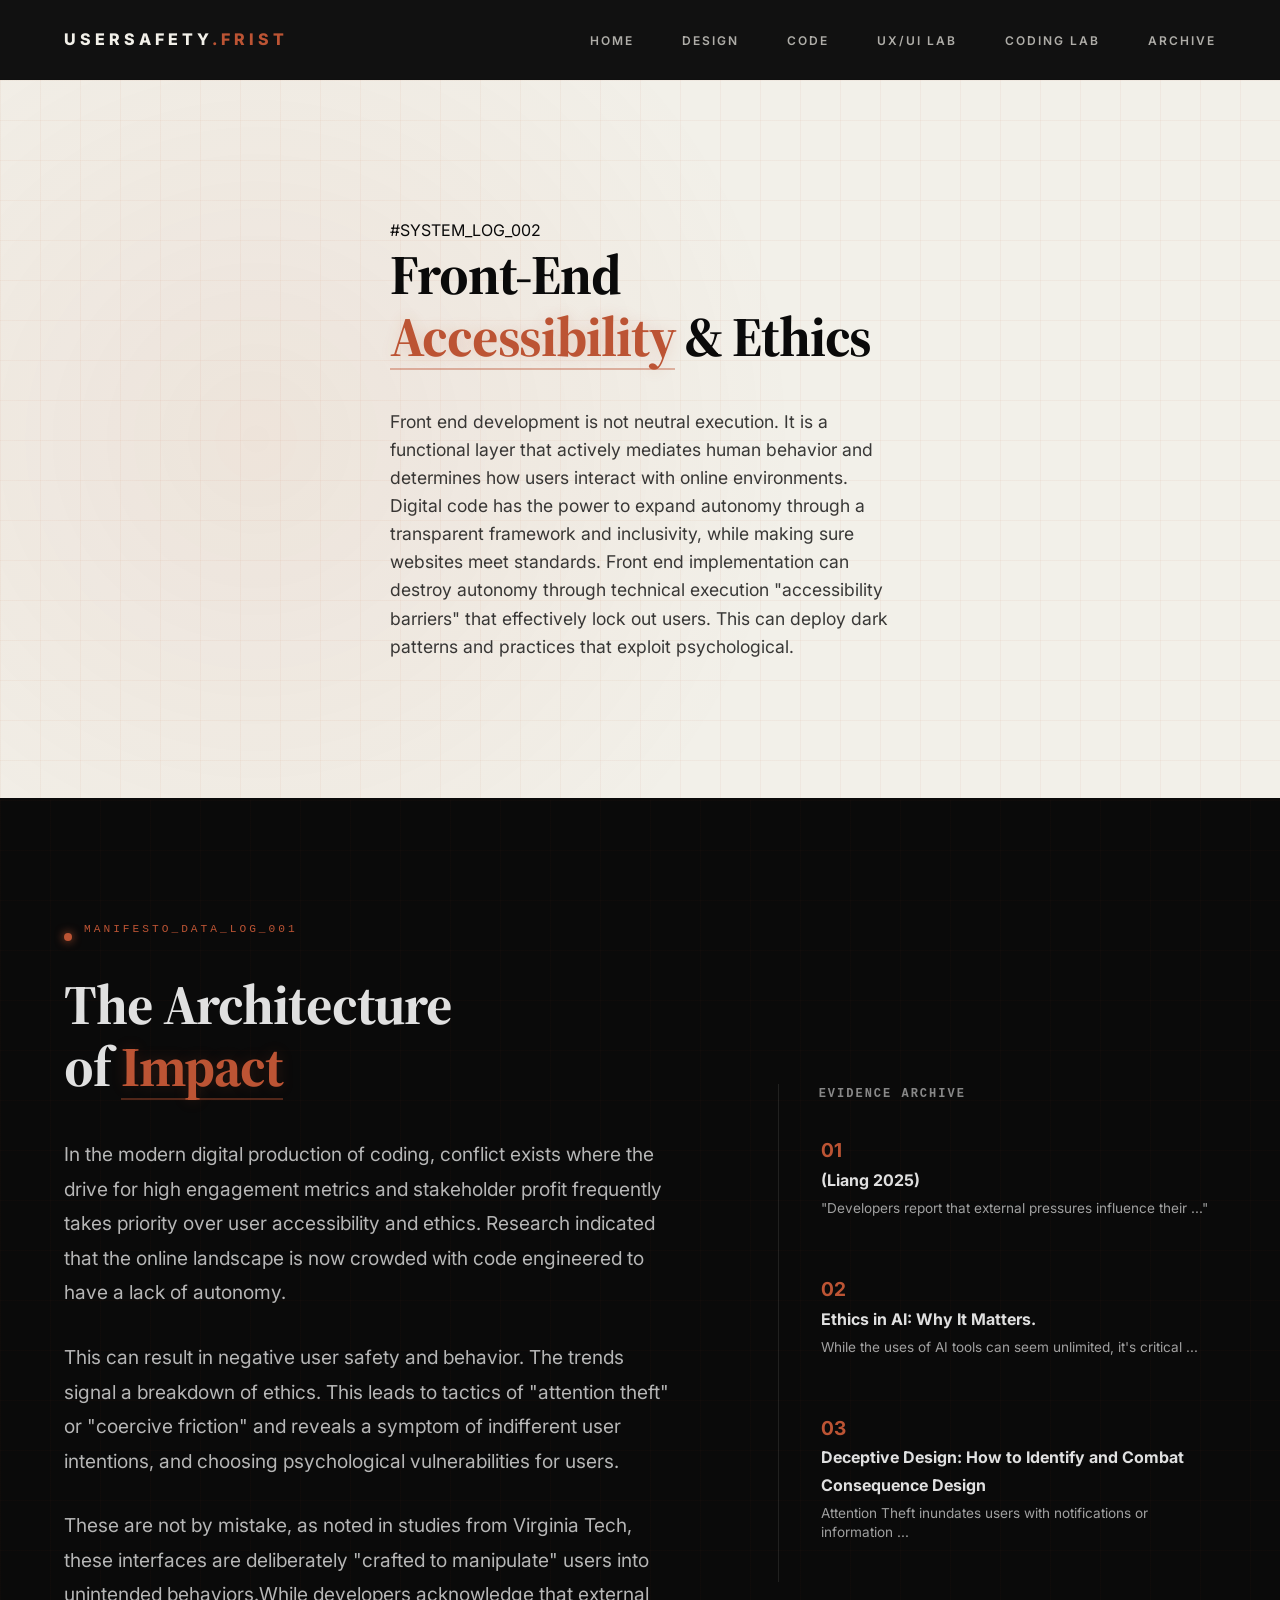
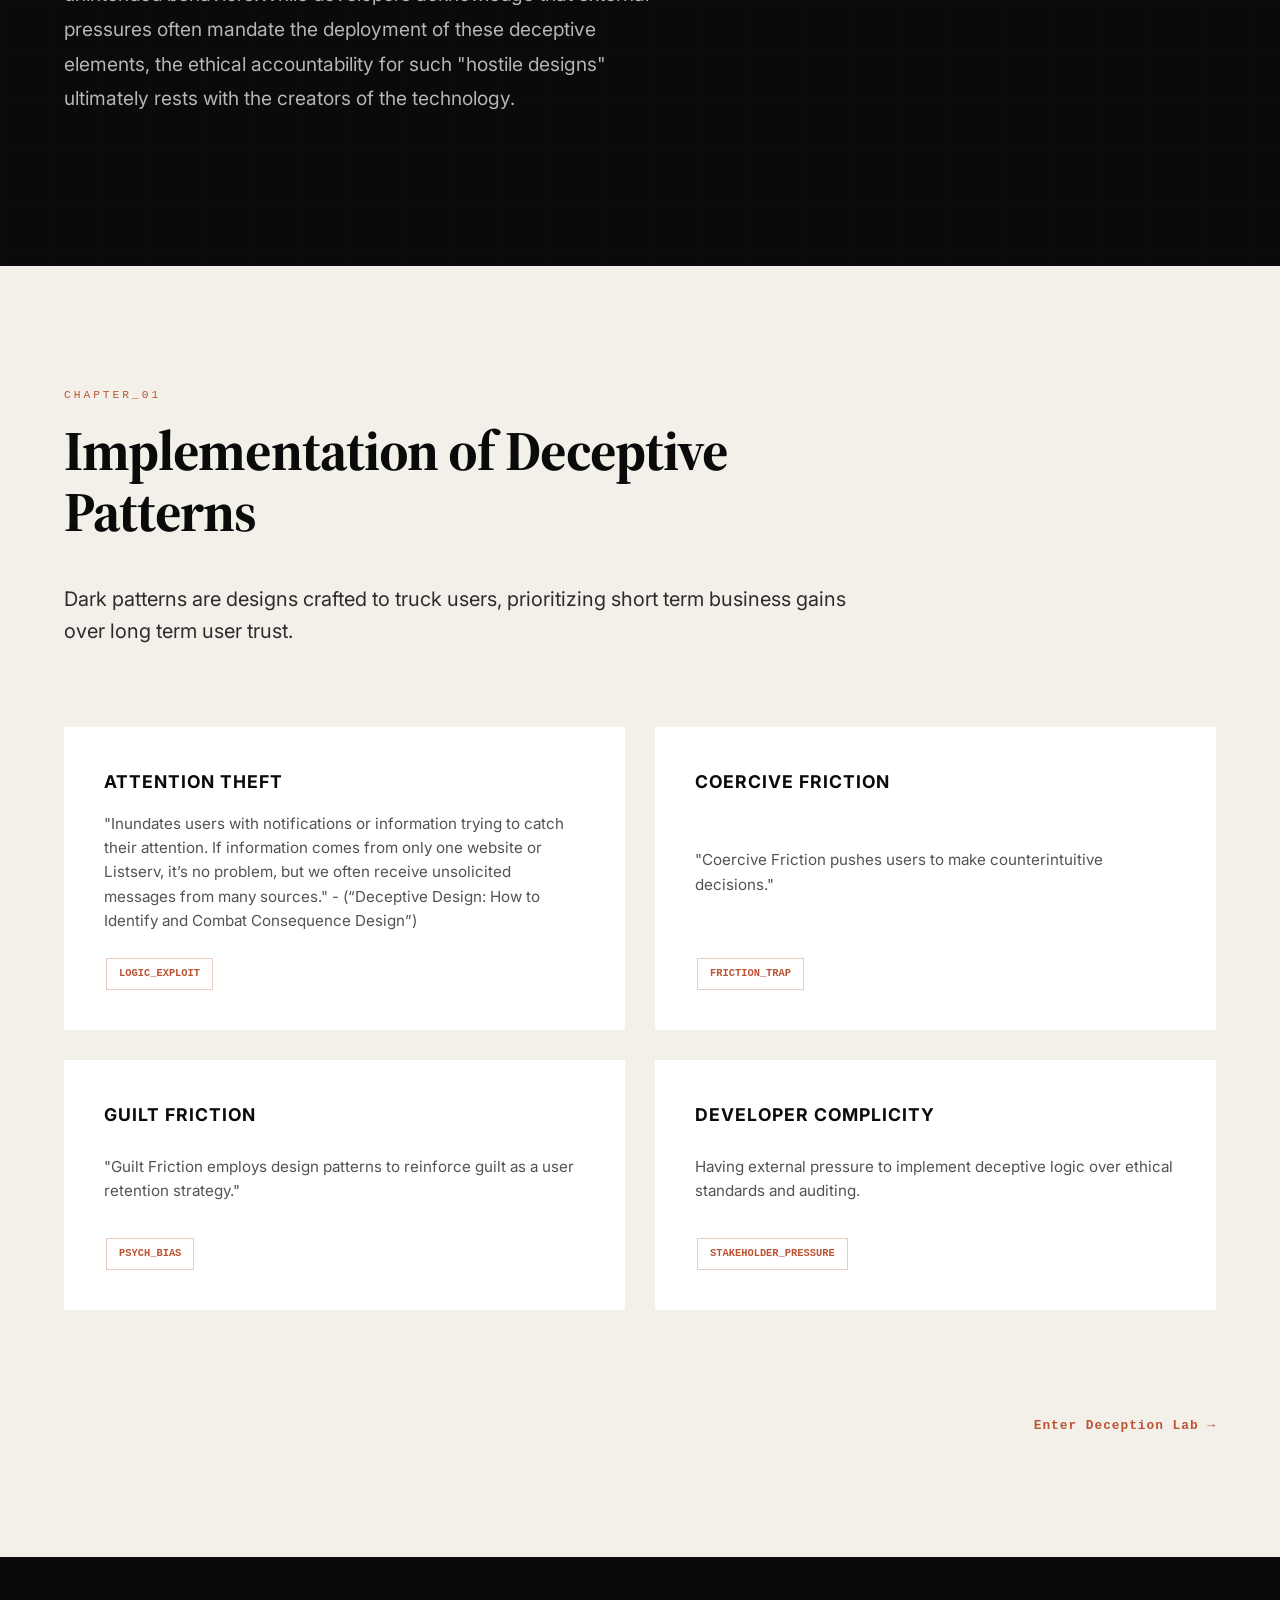
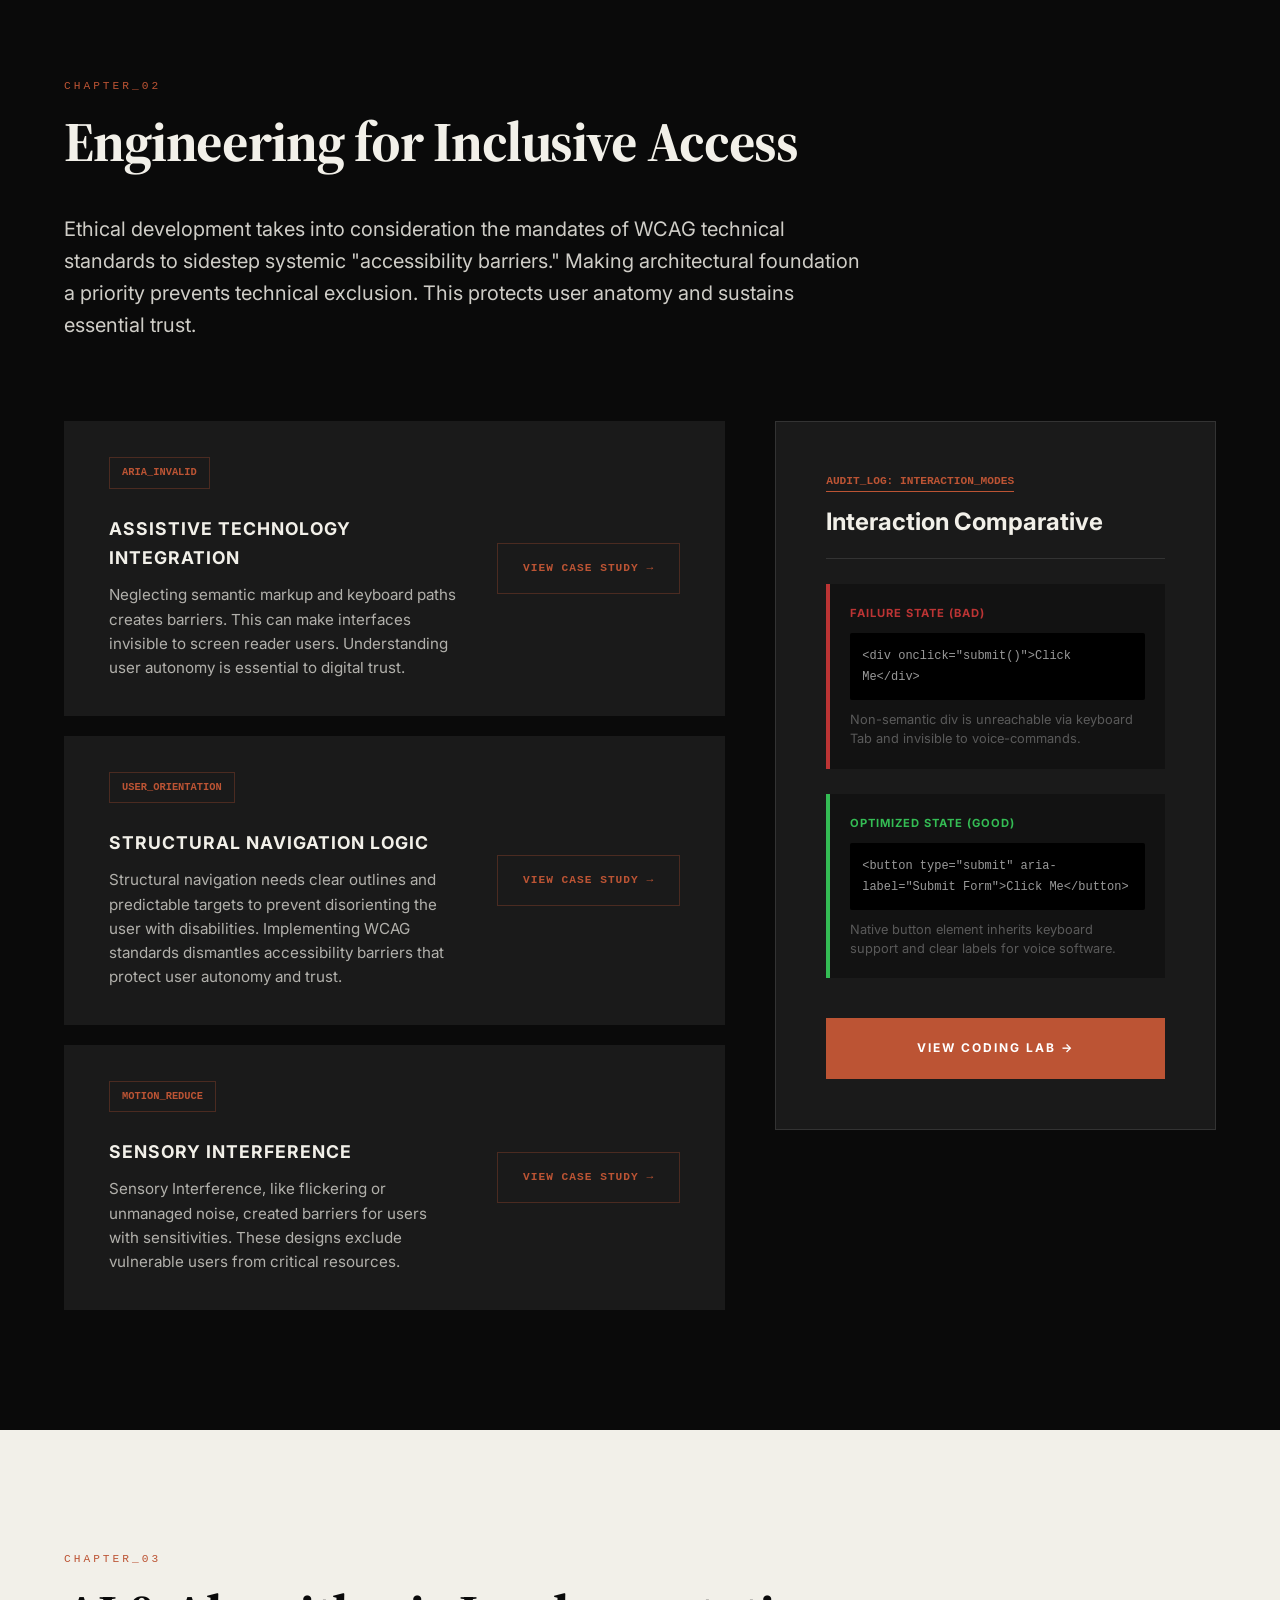
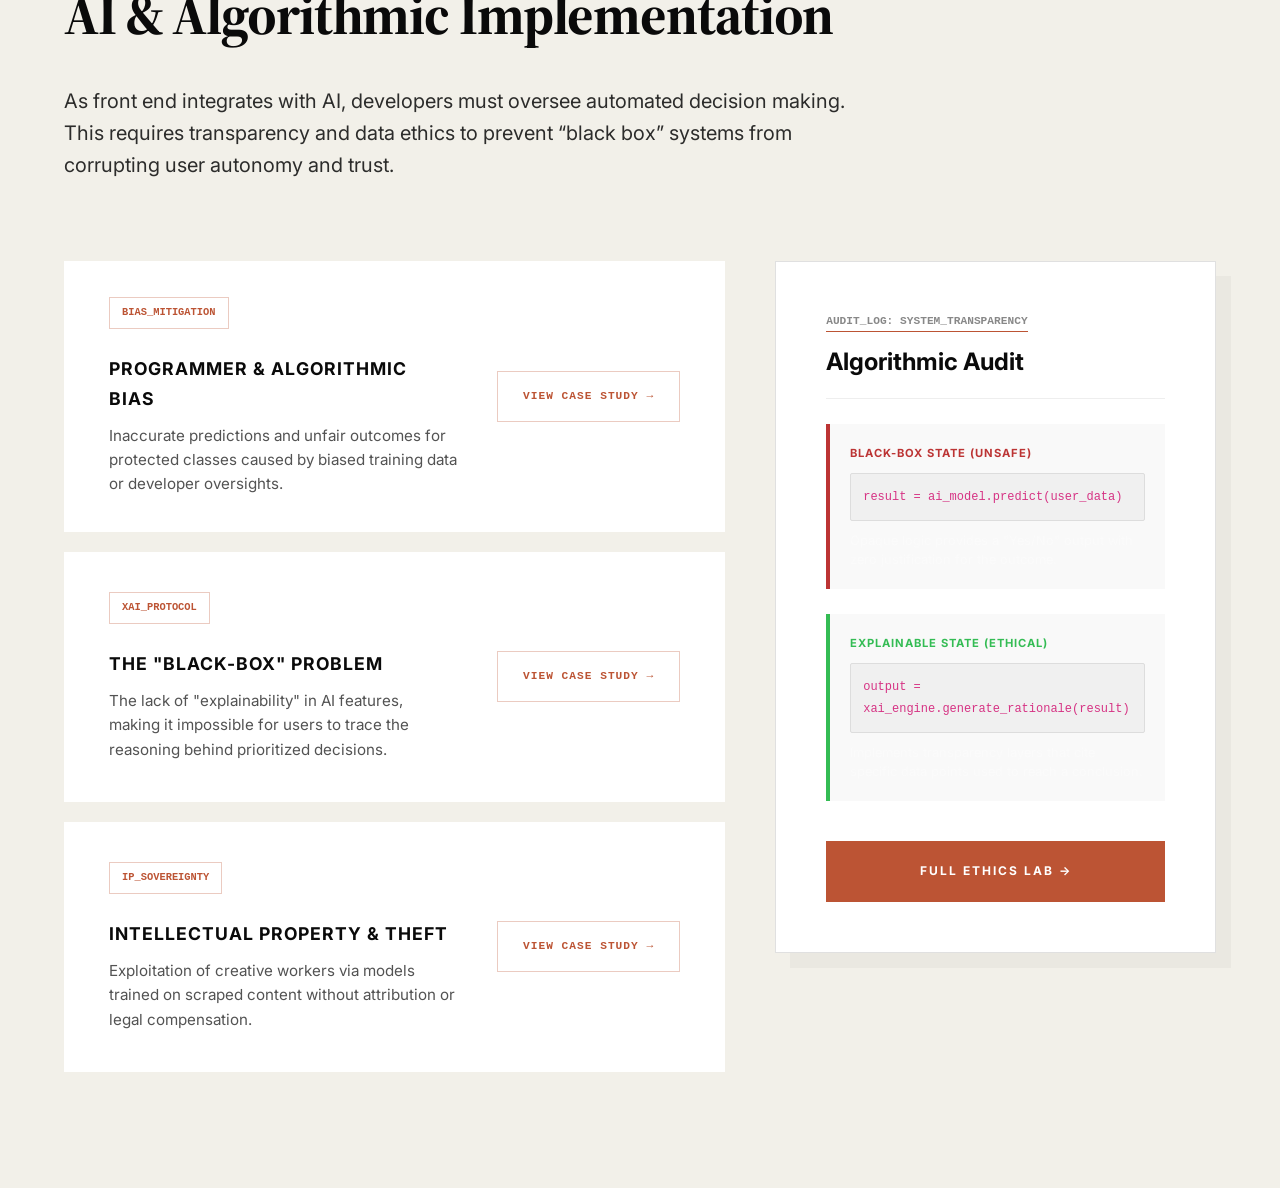
<file: front-end.html>
<!DOCTYPE html>
<html lang="en">
<head>
    <meta charset="UTF-8">
    <meta name="viewport" content="width=device-width, initial-scale=1.0">
    <title>Front End | The Architecture of Trust</title>
    <link rel="stylesheet" href="style.css">
</head>
<body>


   <nav class="main-nav" aria-label="Main Navigation">
    <div class="nav-logo">UserSafety<span>.Frist</span></div>
    <ul class="nav-links">
         <li><a href="index.html">Home</a></li>
        <li><a href="uxui.html">Design</a></li>
        <li><a href="front-end.html">Code</a></li>
        <li><a href="uxuilab.html">UX/UI Lab</a></li>
        <li><a href="frontlab.html">Coding Lab</a></li>
        <li><a href="source.html">Archive</a></li>
    </ul>
</nav>
<header class="exhibition-header-technical">
    <div class="drafting-bg"></div>
    <div class="header-gradient-overlay"></div>
    
    <div class="container-mid header-flex">
        <div class="header-main-content">
            <span class="technical-code">#SYSTEM_LOG_002</span>
            <h1 class="display-serif">
                Front-End <br>
                <span class="accent-text">Accessibility</span> & Ethics
            </h1>
            <p class="intro-lead">
Front end development is not neutral execution. It is a functional layer that actively mediates human behavior and determines how users interact with online environments. Digital code has the power to expand autonomy through a transparent framework and inclusivity, while making sure websites meet standards. Front end implementation can destroy autonomy through technical execution "accessibility barriers" that effectively lock out users. This can deploy dark patterns and practices that exploit psychological. </p>
        </div>
        </div>
</header>
<section class="overview-section dark-mode-dossier">
    <div class="drafting-bg-dark"></div>

    <div class="container-mid overview-split">
        
        <div class="overview-main">
            <div class="terminal-header">
                <span class="status-pulse"></span>
                <span class="entry-id">MANIFESTO_DATA_LOG_001</span>
            </div>
            
            <h2 class="display-serif">The Architecture <br>of <span class="accent-text">Impact</span></h2>
            
            <div class="manifesto-content">
                <p class="manifesto-text">
                   In the modern digital production of coding, conflict exists where the drive for high engagement metrics and stakeholder profit frequently takes priority over user accessibility and ethics. Research indicated that the online landscape is now crowded with code engineered to have a lack of autonomy. 
                </p>
                <p class="manifesto-text">
                    This can result in negative user safety and behavior. The trends signal a breakdown of ethics. This leads to tactics of "attention theft" or "coercive friction" and reveals a symptom of indifferent user intentions, and choosing psychological vulnerabilities for users. 

                </p>
                <p class="manifesto-text">
                   These are not by mistake, as noted in studies from Virginia Tech, these interfaces are deliberately "crafted to manipulate" users into unintended behaviors.While developers acknowledge that external pressures often mandate the deployment of these deceptive elements, the ethical accountability for such "hostile designs" ultimately rests with the creators of the technology.
                </p>
            </div>
        </div>

         <aside class="audit-sidebar" >
    <div class="sidebar-sticky-content">
        <h3 class="sidebar-title">Evidence Archive</h3>
        <ul class="ref-list">
            <li><div id="audit-sidebar">
                <a href="source.html#source1" class="sidebar-ref-link">
                    <span class="ref-num">01</span>
                    <strong>(Liang 2025)</strong>
                    <p>"Developers report that external pressures influence their ..."</p>
                </a></div>
            </li>
            
            <li>
                <a href="source.html#ethics3" class="sidebar-ref-link">
                    <span class="ref-num">02</span>
                    <strong>Ethics in AI: Why It Matters.</strong>
                    <p>While the uses of AI tools can seem unlimited, it's critical  ...</p>
                </a>
            </li>
            <li>
                <a href="source.html#sourcegov1" class="sidebar-ref-link">
                    <span class="ref-num">03</span>
                    <strong>Deceptive Design: How to Identify and Combat Consequence Design</strong>
                    <p>Attention Theft inundates users with notifications or information  ...</p>
                </a>
            </li>
            </ul>
    </div>
</aside>

    </div>
</section>
<section class="log-entry light">
    <div class="container-mid">
        <div class="topic-header">
            <span class="entry-id">CHAPTER_01</span>
            <h2 class="display-serif">Implementation of Deceptive Patterns</h2>
            <p class="topic-definition">
               Dark patterns are designs crafted to truck users, prioritizing short term business gains over long term user trust. 

            </p>
        </div>

        <div class="sub-section-grid">
            <div class="sub-card" id="sub-card">
                <h3>Attention Theft</h3>
                <p>"Inundates users with notifications or information trying to catch their attention. If information comes from only one website or Listserv, it’s no problem, but we often receive unsolicited messages from many sources." - (“Deceptive Design: How to Identify and Combat Consequence Design”)</p>
             
                <a href="source.html#sourceada1" class="sidebar-ref-link">  <div class="tag-highlight">LOGIC_EXPLOIT</div></a>

            </div>
        
            <div class="sub-card">
                <h3>Coercive Friction</h3>
                <p>"Coercive Friction pushes users to make counterintuitive decisions."
                   </p>
                <a href="source.html#sourcegov4" class="sidebar-ref-link"> <div class="tag-highlight">FRICTION_TRAP</div></a>
            </div>

            <div class="sub-card">
                <h3>Guilt Friction</h3>
                <p>"Guilt Friction employs design patterns to reinforce guilt as a user retention strategy."</p>
               <a href="source.html#sourcegov5" class="sidebar-ref-link"> <div class="tag-highlight">PSYCH_BIAS</div></a>
            </div>

            <div class="sub-card">
                <h3>Developer Complicity</h3>
                <p>Having external pressure to implement deceptive logic over ethical standards and auditing. </p>
                <a href="source.html#sourcegov1" class="sidebar-ref-link"><div class="tag-highlight">STAKEHOLDER_PRESSURE</div></a>
            </div>
        </div>
        
        <div class="action-footer">
            <a href="frontlab.html#deceptive-patterns-lab" class="btn-forensic">Enter Deception Lab <span class="arrow">→</span></a>
        </div>
    </div>
</section>
<section class="log-entry dark">
    <div class="container-mid">
        <div class="topic-header">
            <span class="entry-id">CHAPTER_02</span>
            <h2 class="display-serif">Engineering for Inclusive Access</h2>
            <p class="topic-definition">
               Ethical development takes into consideration the mandates of WCAG technical standards to sidestep systemic "accessibility barriers." Making architectural foundation a priority prevents technical exclusion. This protects user anatomy and sustains essential trust.
            </p>
        </div>

        <div class="split-audit-layout" id="split-audit-layout">
            <div class="audit-grid-left">
                
                <div class="sub-card dark-card row-card">
                    <div class="card-text-content">
                        <div class="tag-highlight">ARIA_INVALID</div>
                        <h3>Assistive Technology Integration</h3>
                        <p>Neglecting semantic markup and keyboard paths creates barriers. This can make interfaces invisible to screen reader users. Understanding user autonomy is essential to digital trust.</p>
                    </div>
                    <a href="source.html#port2" class="btn-card-right">View Case Study →</a>
                </div>

                <div class="sub-card dark-card row-card">
                    <div class="card-text-content">
                        <div class="tag-highlight">USER_ORIENTATION</div>
                        <h3>Structural Navigation Logic</h3>
                        <p>Structural navigation needs clear outlines and predictable targets to prevent disorienting the user with disabilities. Implementing WCAG standards dismantles accessibility barriers that protect user autonomy and trust. </p>
                    </div>
                    <a href="source.html#port3" class="btn-card-right">View Case Study →</a>
                </div>

                <div class="sub-card dark-card row-card">
                    <div class="card-text-content">
                        <div class="tag-highlight">MOTION_REDUCE</div>
                        <h3>Sensory Interference</h3>
                        <p>Sensory Interference, like flickering or unmanaged noise, created barriers for users with sensitivities. These designs exclude vulnerable users from critical resources.</p>
                    </div>
                    <a href="source.html#port3" class="btn-card-right">View Case Study →</a>
                </div>
            </div>

            <aside class="evidence-portal-right dark-portal">
                <div class="portal-inner">
                    <span class="spec-id">AUDIT_LOG: INTERACTION_MODES</span>
                    <h4>Interaction Comparative</h4>
                    
                    <div class="comparison-box">
                        <div class="comparison-item bad">
                            <strong>Failure State (Bad)</strong>
                            <div class="code-preview">
                                <code>&lt;div onclick="submit()"&gt;Click Me&lt;/div&gt;</code>
                            </div>
                            <p>Non-semantic div is unreachable via keyboard Tab and invisible to voice-commands.</p>
                        </div>

                        <div class="comparison-item good">
                            <strong>Optimized State (Good)</strong>
                            <div class="code-preview">
                                <code>&lt;button type="submit" aria-label="Submit Form"&gt;Click Me&lt;/button&gt;</code>
                            </div>
                            <p>Native button element inherits keyboard support and clear labels for voice software.</p>
                        </div>
                    </div>

                    <a href="frontlab.html#topic-title" class="btn-lab-portal">View Coding Lab →</a>
                </div>
            </aside>
        </div>
    </div>
</section>
<section class="log-entry light">
    <div class="container-mid">
        <div class="topic-header">
            <span class="entry-id">CHAPTER_03</span>
            <h2 class="display-serif">AI & Algorithmic Implementation</h2>
            <p class="topic-definition">
               As front end integrates with AI, developers must oversee automated decision making. This requires transparency and data ethics to prevent “black box” systems from corrupting user autonomy and trust. 
            </p>
        </div>

        <div class="split-audit-layout">
            <div class="audit-grid-left">
                
                <div class="sub-card light-card row-card">
                    <div class="card-text-content" id="card-text-content">
                        <div class="tag-highlight">BIAS_MITIGATION</div>
                        <h3>Programmer & Algorithmic Bias</h3>
                        <p>Inaccurate predictions and unfair outcomes for protected classes caused by biased training data or developer oversights.</p>
                    </div>
                    <a href="source.html#ethics4" class="btn-card-right">View Case Study →</a>
                </div>

                <div class="sub-card light-card row-card">
                    <div class="card-text-content">
                        <div class="tag-highlight">XAI_PROTOCOL</div>
                        <h3>The "Black-Box" Problem</h3>
                        <p>The lack of "explainability" in AI features, making it impossible for users to trace the reasoning behind prioritized decisions.</p>
                    </div>
                    <a href="source.html#ethics1" class="btn-card-right">View Case Study →</a>
                </div>

                <div class="sub-card light-card row-card">
                    <div class="card-text-content">
                        <div class="tag-highlight">IP_SOVEREIGNTY</div>
                        <h3>Intellectual Property & Theft</h3>
                        <p>Exploitation of creative workers via models trained on scraped content without attribution or legal compensation.</p>
                    </div>
                    <a href="source.html#theft1" class="btn-card-right">View Case Study →</a>
                </div>

            </div>

            <aside class="evidence-portal-right light-portal">
                <div class="portal-inner">
                    <span class="spec-id">AUDIT_LOG: SYSTEM_TRANSPARENCY</span>
                    <h4>Algorithmic Audit</h4>
                    
                    <div class="comparison-box">
                        <div class="comparison-item bad">
                            <strong>Black-Box State (Unsafe)</strong>
                            <div class="code-preview">
                                <code>result = ai_model.predict(user_data)</code>
                            </div>
                            <p>Opaque logic provides a "Yes/No" output with zero justification for the outcome.</p>
                        </div>

                        <div class="comparison-item good">
                            <strong>Explainable State (Ethical)</strong>
                            <div class="code-preview">
                                <code>output = xai_engine.generate_rationale(result)</code>
                            </div>
                            <p>Implements transparency layers that cite specific data points used to reach a conclusion.</p>
                        </div>
                    </div>

                    <a href="frontlab.html#audit-lab-root" class="btn-lab-portal">Full Ethics Lab →</a>
                </div>
            </aside>
        </div>
    </div>
</section>

</body>
</html>
</file>
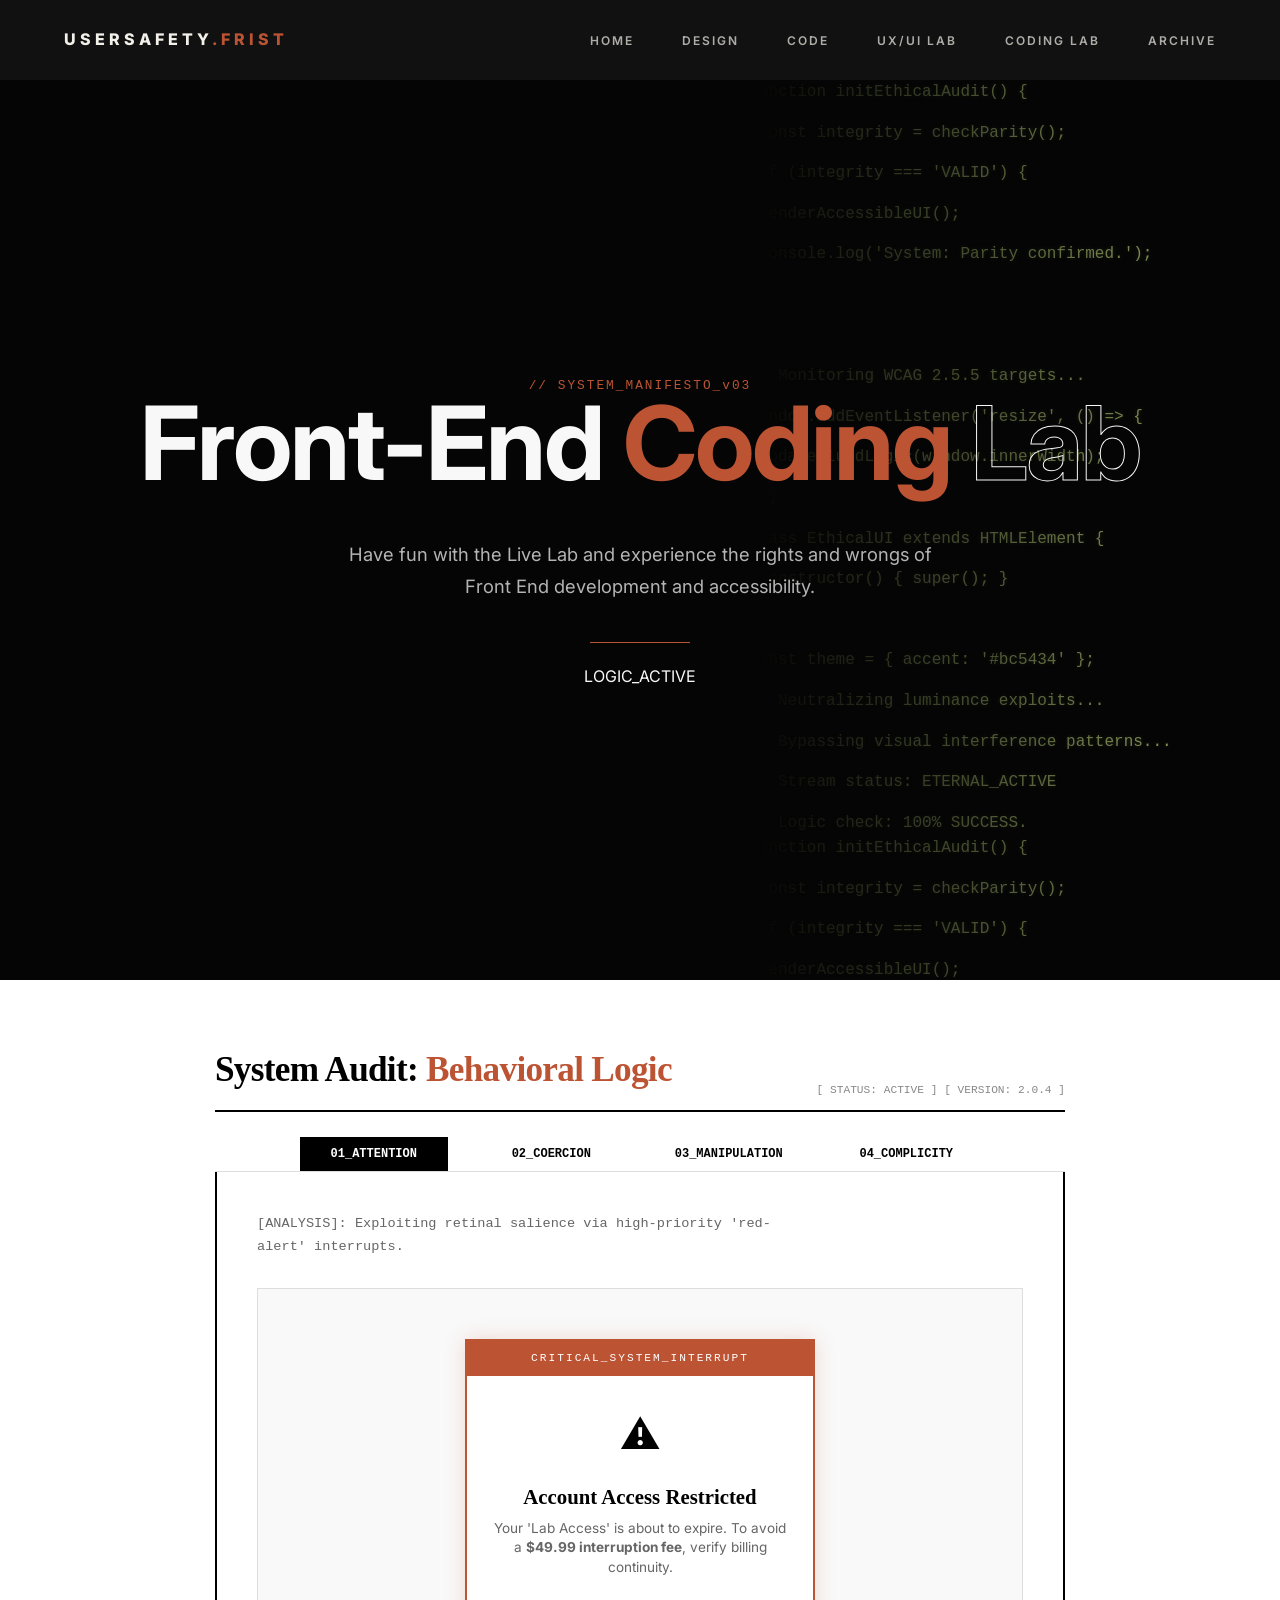
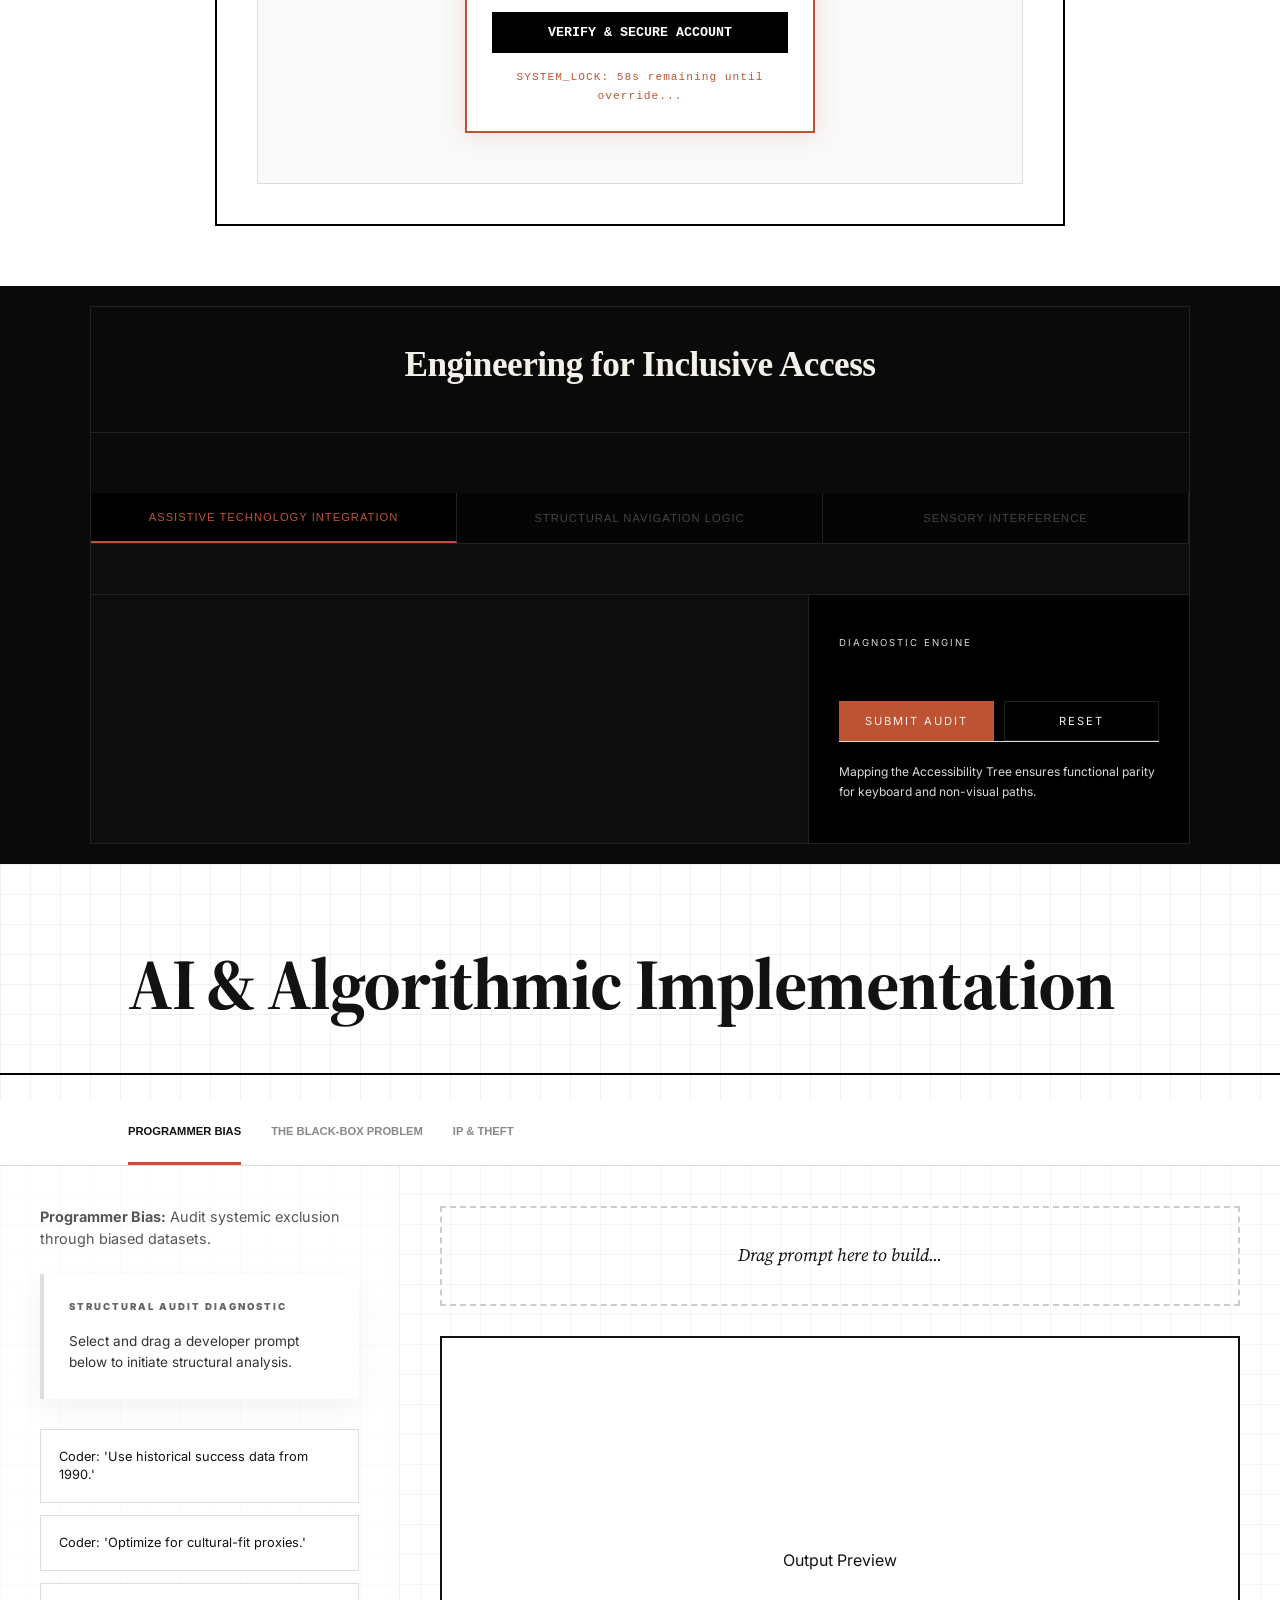
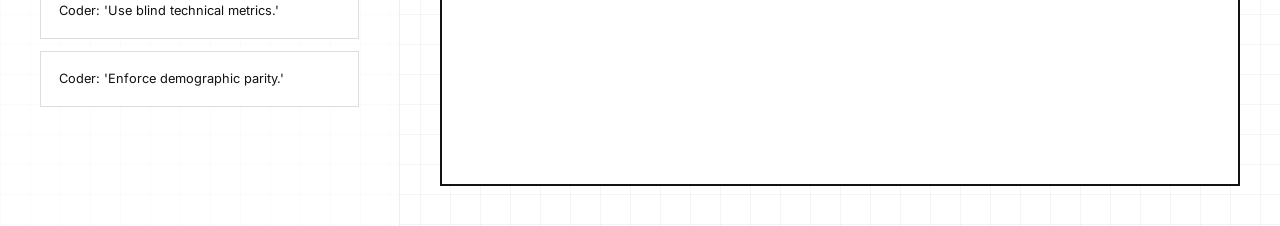
<file: frontlab.html>
<!DOCTYPE html>
<html lang="en">
<head>
    <meta charset="UTF-8">
    <meta name="viewport" content="width=device-width, initial-scale=1.0">
    <title>The Architecture of Trust | Ethics in Design</title>
    
    <link rel="preconnect" href="https://fonts.googleapis.com">
    <link rel="preconnect" href="https://fonts.gstatic.com" crossorigin>
    <link href="https://fonts.googleapis.com/css2?family=Inter:wght@400;500;700&family=Source+Serif+4:opsz,wght@8..60,700&display=swap" rel="stylesheet">
    
    <link rel="stylesheet" href="style.css">
</head>
<body>
<nav class="main-nav" aria-label="Main Navigation">
    <div class="nav-logo">UserSafety<span>.Frist</span></div>
    <ul class="nav-links">
        <li><a href="index.html">Home</a></li>
        <li><a href="uxui.html">Design</a></li>
        <li><a href="front-end.html">Code</a></li>
        <li><a href="uxuilab.html">UX/UI Lab</a></li>
        <li><a href="frontlab.html">Coding Lab</a></li>
        <li><a href="source.html">Archive</a></li>
    </ul>
</nav>

<header id="front-end-lab-hero" class="lab-hero-encapsulated">
    <div class="lab-noise-layer"></div>
    
    <div class="lab-code-bg-wrap">
        <div id="code-conveyor" class="code-conveyor">
            <div class="scroll-block" id="buffer-1"></div>
            <div class="scroll-block" id="buffer-2"></div>
        </div>
    </div>

    <div class="lab-hero-container">
        <div class="lab-hero-centered-stack">
            <div class="lab-title-block">
                <span class="lab-meta-tag">// SYSTEM_MANIFESTO_v03</span>
                <h1 class="lab-display-title">
                    Front-End <span class="lab-clay-text">Coding</span> <span class="lab-outline-text">Lab</span>
                </h1>
            </div>

            <div class="lab-manifesto-center">
                <p class="lab-description">
                     Have fun with the Live Lab and experience the rights and wrongs of Front End development and accessibility.
                </p>
                 <div class="lab-accent-divider"></div>
                    <div class="lab-status-indicator">
                        <span class="lab-status-dot"></span>
                        <span class="lab-status-text">LOGIC_ACTIVE</span>
                </div>
            </div>
        </div>
    </div>
</header>
<section id="deceptive-patterns-lab">
    <div class="lab-container">
        <header class="audit-header">
            <h2 class="audit-title">System Audit: <span class="clay-text">Behavioral Logic</span></h2>
            <div class="audit-meta">
                <span>[ STATUS: ACTIVE ]</span>
                <span>[ VERSION: 2.0.4 ]</span>
            </div>
        </header>

        <nav class="audit-nav">
            <button class="audit-tab active" onclick="switchPattern('attention')">01_ATTENTION</button>
            <button class="audit-tab" onclick="switchPattern('coercive')">02_COERCION</button>
            <button class="audit-tab" onclick="switchPattern('guilt')">03_MANIPULATION</button>
            <button class="audit-tab" onclick="switchPattern('developer')">04_COMPLICITY</button>
        </nav>

        <div id="pattern-sandbox" class="audit-viewport">
            </div>
    </div>
</section>
<div id="lab-root">
    <header class="lab-header">
        <h1 id="topic-title" class="lab-title">Engineering for Inclusive Access</h1>
        <p id="topic-desc" class="lab-def"></p>
    </header>

    <nav class="topic-nav">
        <button class="nav-btn active" data-topic="assistive" onclick="AuditLab.init('assistive')">Assistive Technology Integration</button>
        <button class="nav-btn" data-topic="navigation" onclick="AuditLab.init('navigation')">Structural Navigation Logic</button>
        <button class="nav-btn" data-topic="sensory" onclick="AuditLab.init('sensory')">Sensory Interference</button>
    </nav>

    <section id="tag-library" class="tag-library"></section>

    <div class="lab-main">
        <main class="code-panel">
            <div id="code-display" class="code-skeleton"></div>
        </main>

        <aside class="terminal">
            <span style="font-size:0.6rem; color:#dbd9d9; text-transform:uppercase; letter-spacing:2px;">Diagnostic Engine</span>
            <div id="log-out" style="margin-top:20px; color:#dbd9d9; font-family:monospace; font-size:0.85rem; line-height:1.6;"></div>
            
            <div class="terminal-actions">
                <button class="action-btn btn-submit" onclick="AuditLab.checkAudit()">Submit Audit</button>
                <button class="action-btn btn-reset" onclick="AuditLab.init(AuditLab.activeTopic)">Reset</button>
            </div>

            <div style="margin-top:auto; font-size:0.75rem; color:#dbd9d9; border-top:1px solid #dbd9d9; padding-top:20px;">
                Mapping the Accessibility Tree ensures functional parity for keyboard and non-visual paths.
            </div>
        </aside>
    </div>
</div>
<div id="audit-lab-root">
  <header class="audit-header">
    <h1 class="audit-main-title">AI & Algorithmic Implementation</h1>
  </header>

  <nav class="audit-nav">
    <button class="audit-nav-link active" data-mod="bias">Programmer Bias</button>
    <button class="audit-nav-link" data-mod="blackbox">The Black-Box Problem</button>
    <button class="audit-nav-link" data-mod="theft">IP & Theft</button>
  </nav>

  <div class="audit-workspace">
    <div class="audit-panel-left">
      <div id="audit-module-desc" class="audit-desc-area"></div>
      
      <div id="audit-diag-box" class="audit-diagnostic-box">
        <div class="diag-header">Structural Audit Diagnostic</div>
        <div id="audit-logic-display" class="diag-content">
          Select and drag a developer prompt below to initiate structural analysis.
        </div>
      </div>

      <div id="audit-prompt-list" class="audit-list-area"></div>
    </div>

    <div class="audit-panel-right">
      <div id="audit-drop-zone" class="audit-drop-zone">Drag prompt here to build...</div>
      
      <div id="audit-wf-canvas" class="audit-stage">
        <div class="audit-placeholder">Output Preview</div>
      </div>

      <div id="audit-report-card" class="audit-report-footer" style="display:none;">
        <button id="audit-reset-btn" class="audit-reset-btn">Reset Engine</button>
      </div>
    </div>
  </div>
</div>

<script src="frontlab.js"></script>
</file>
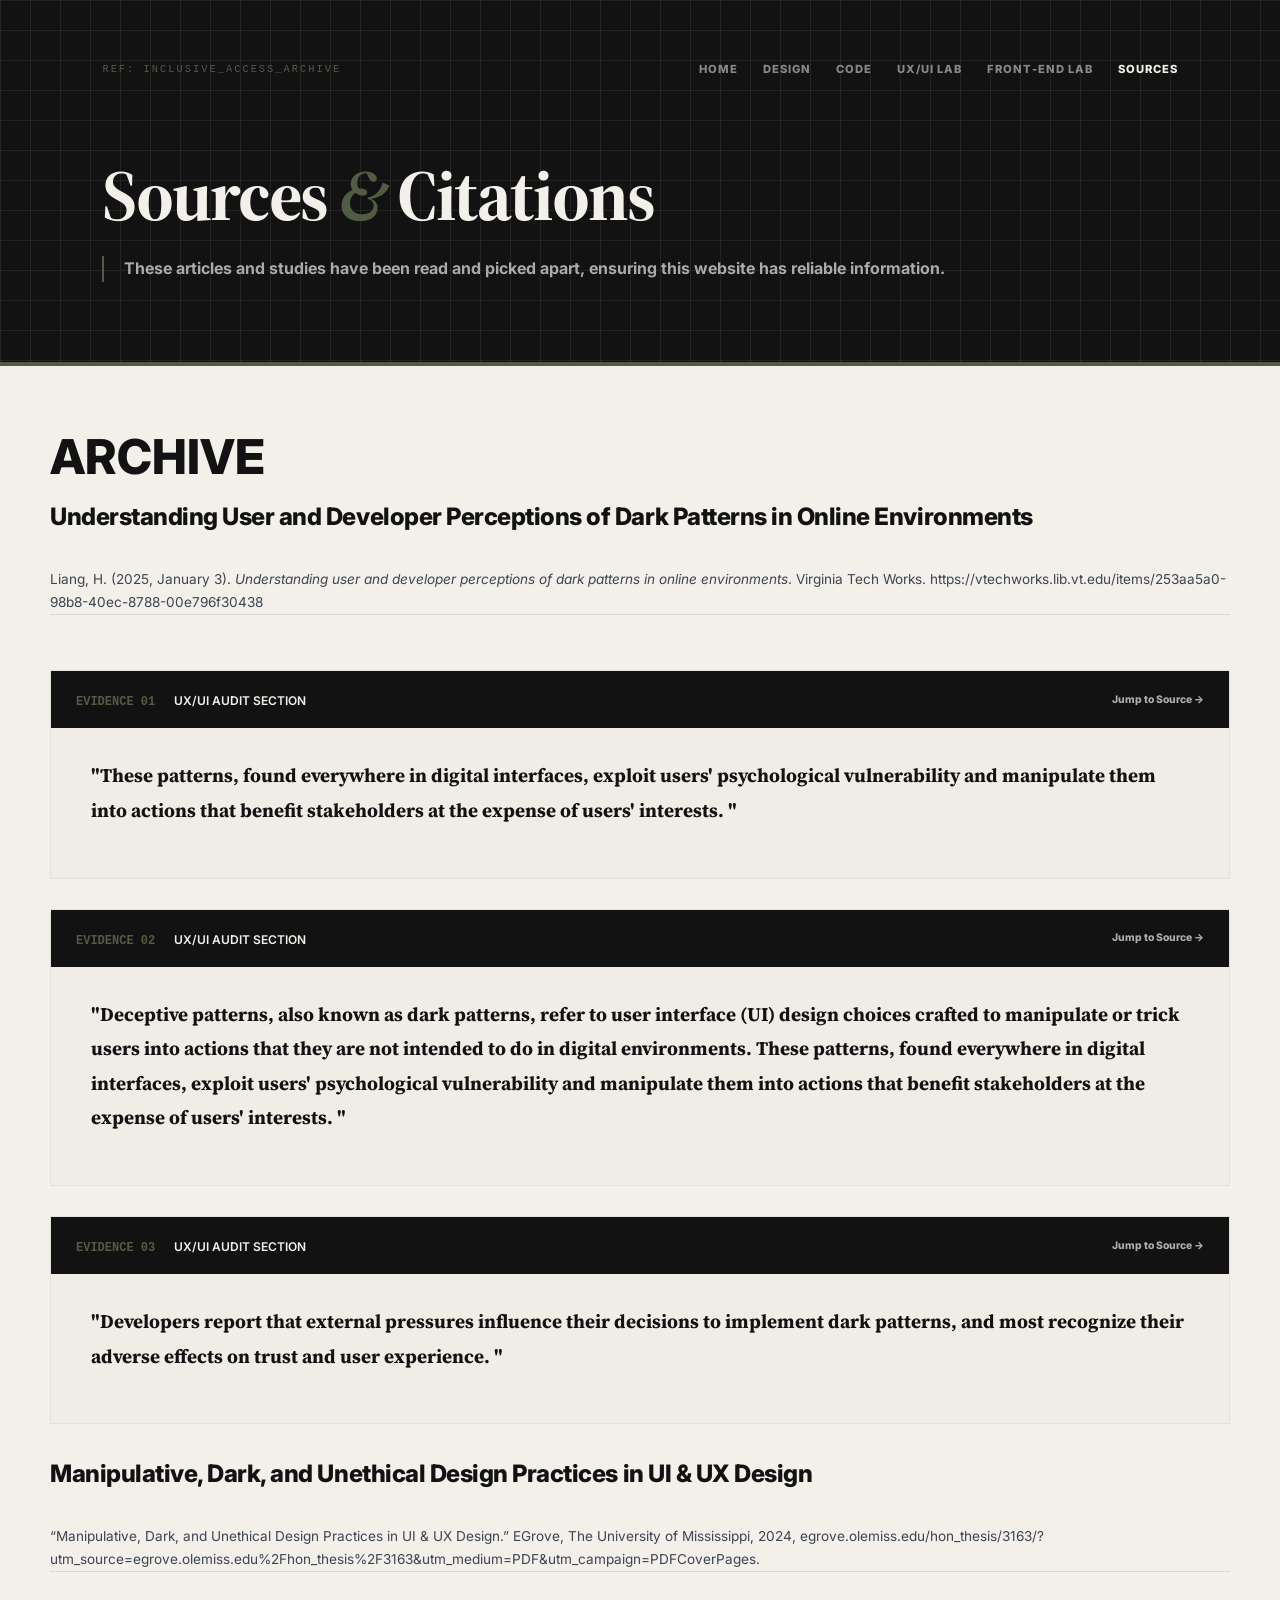
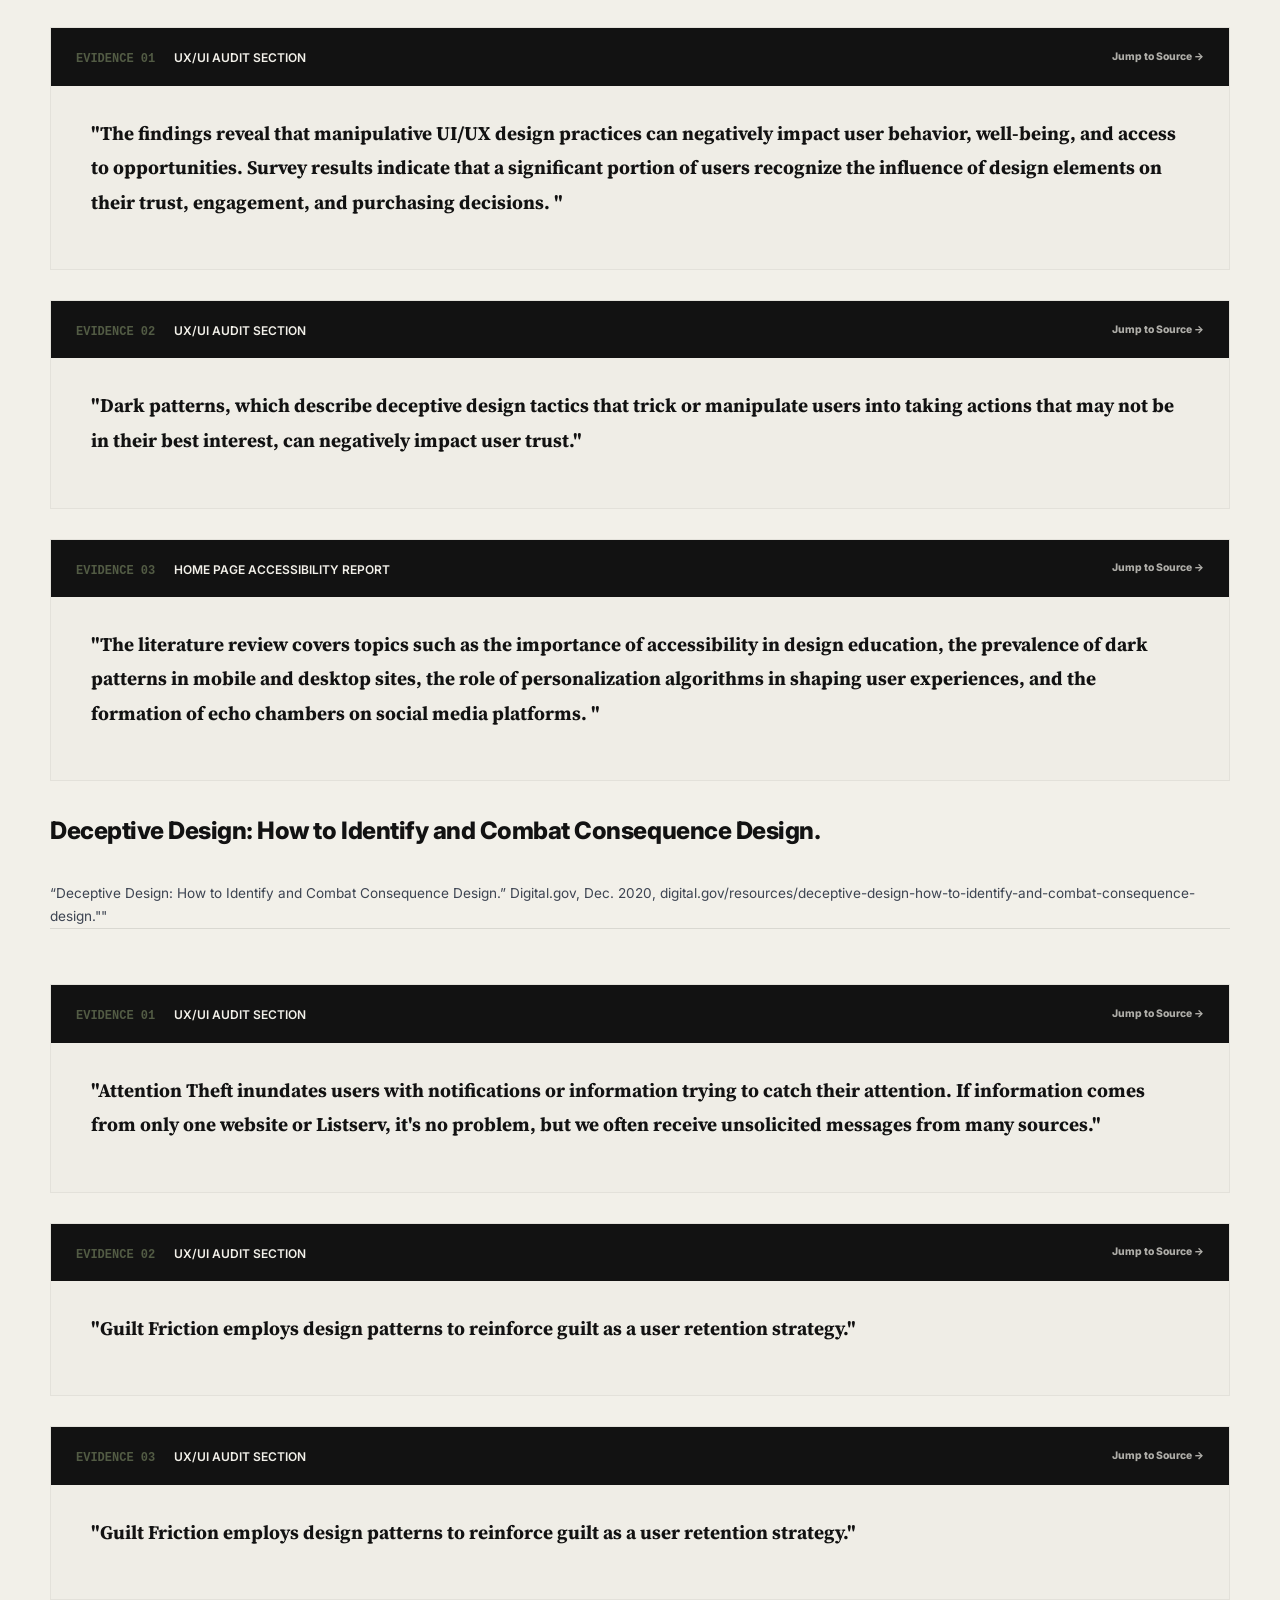
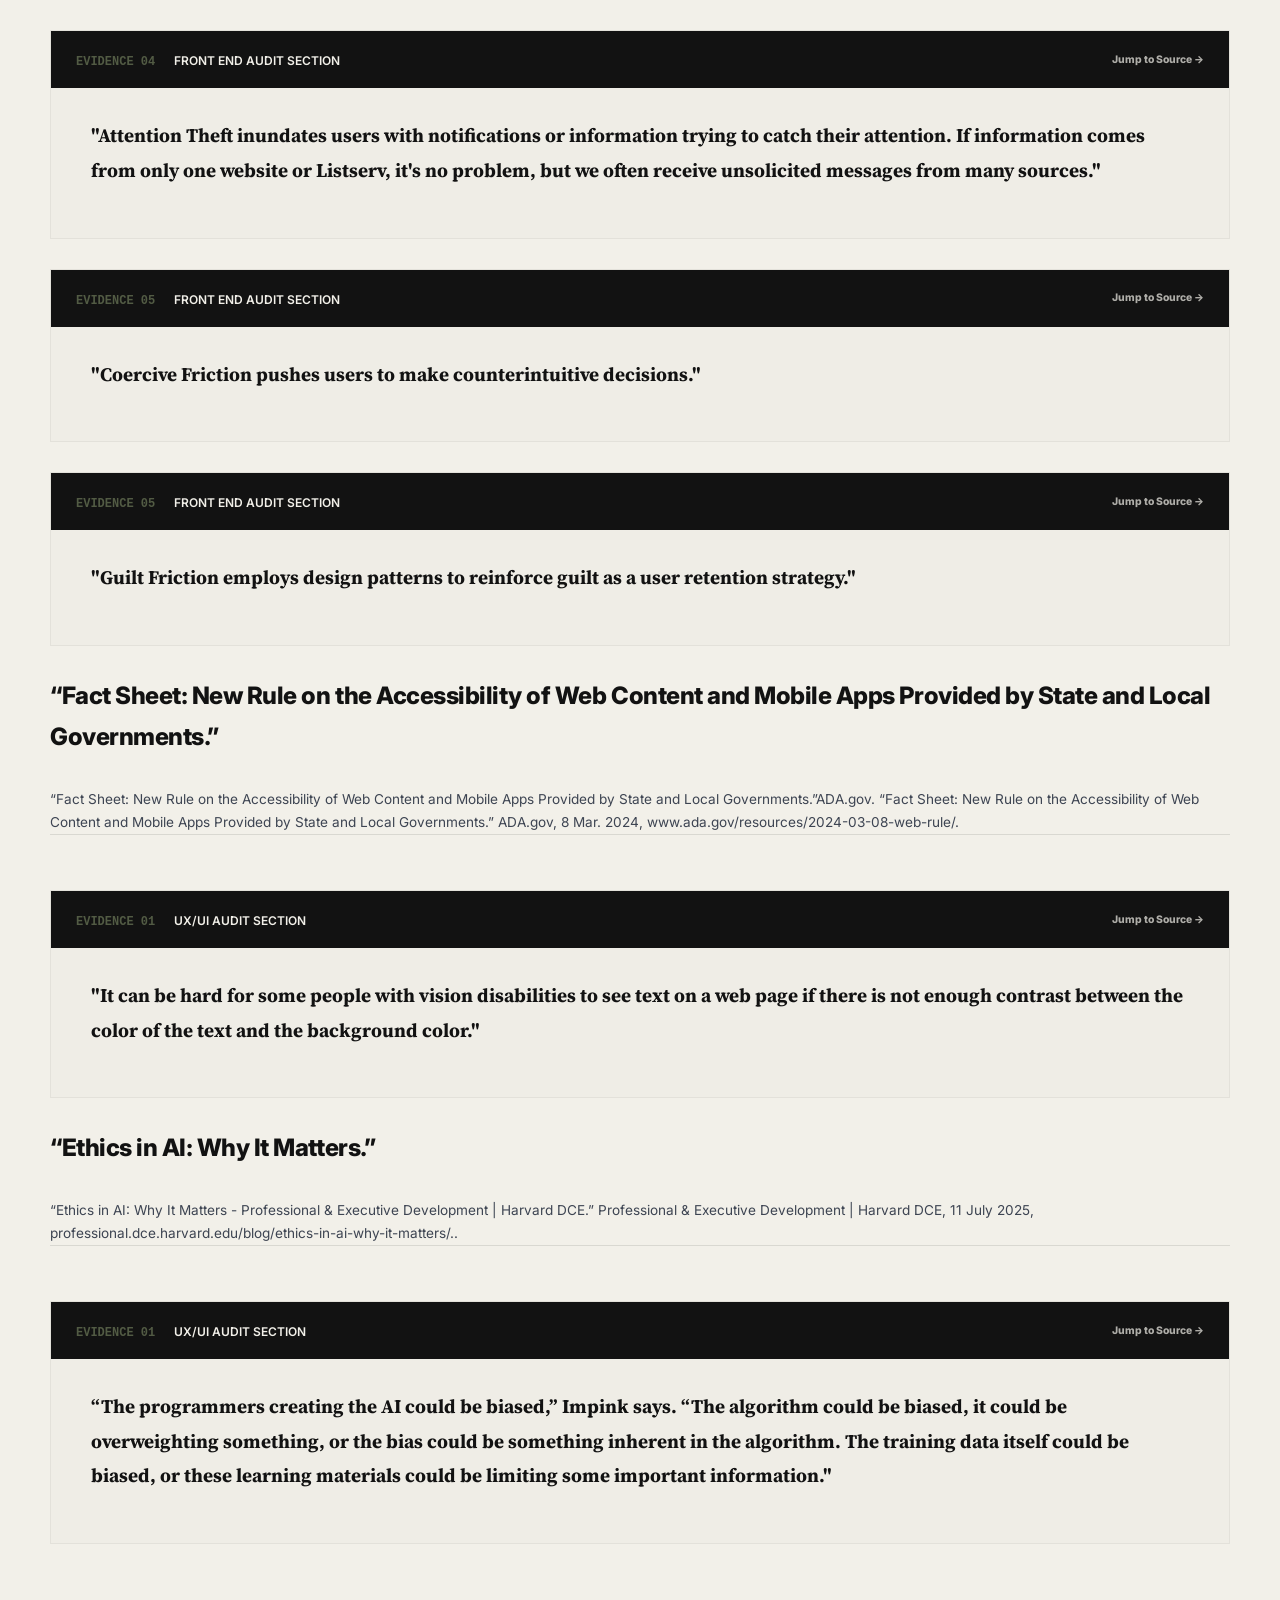
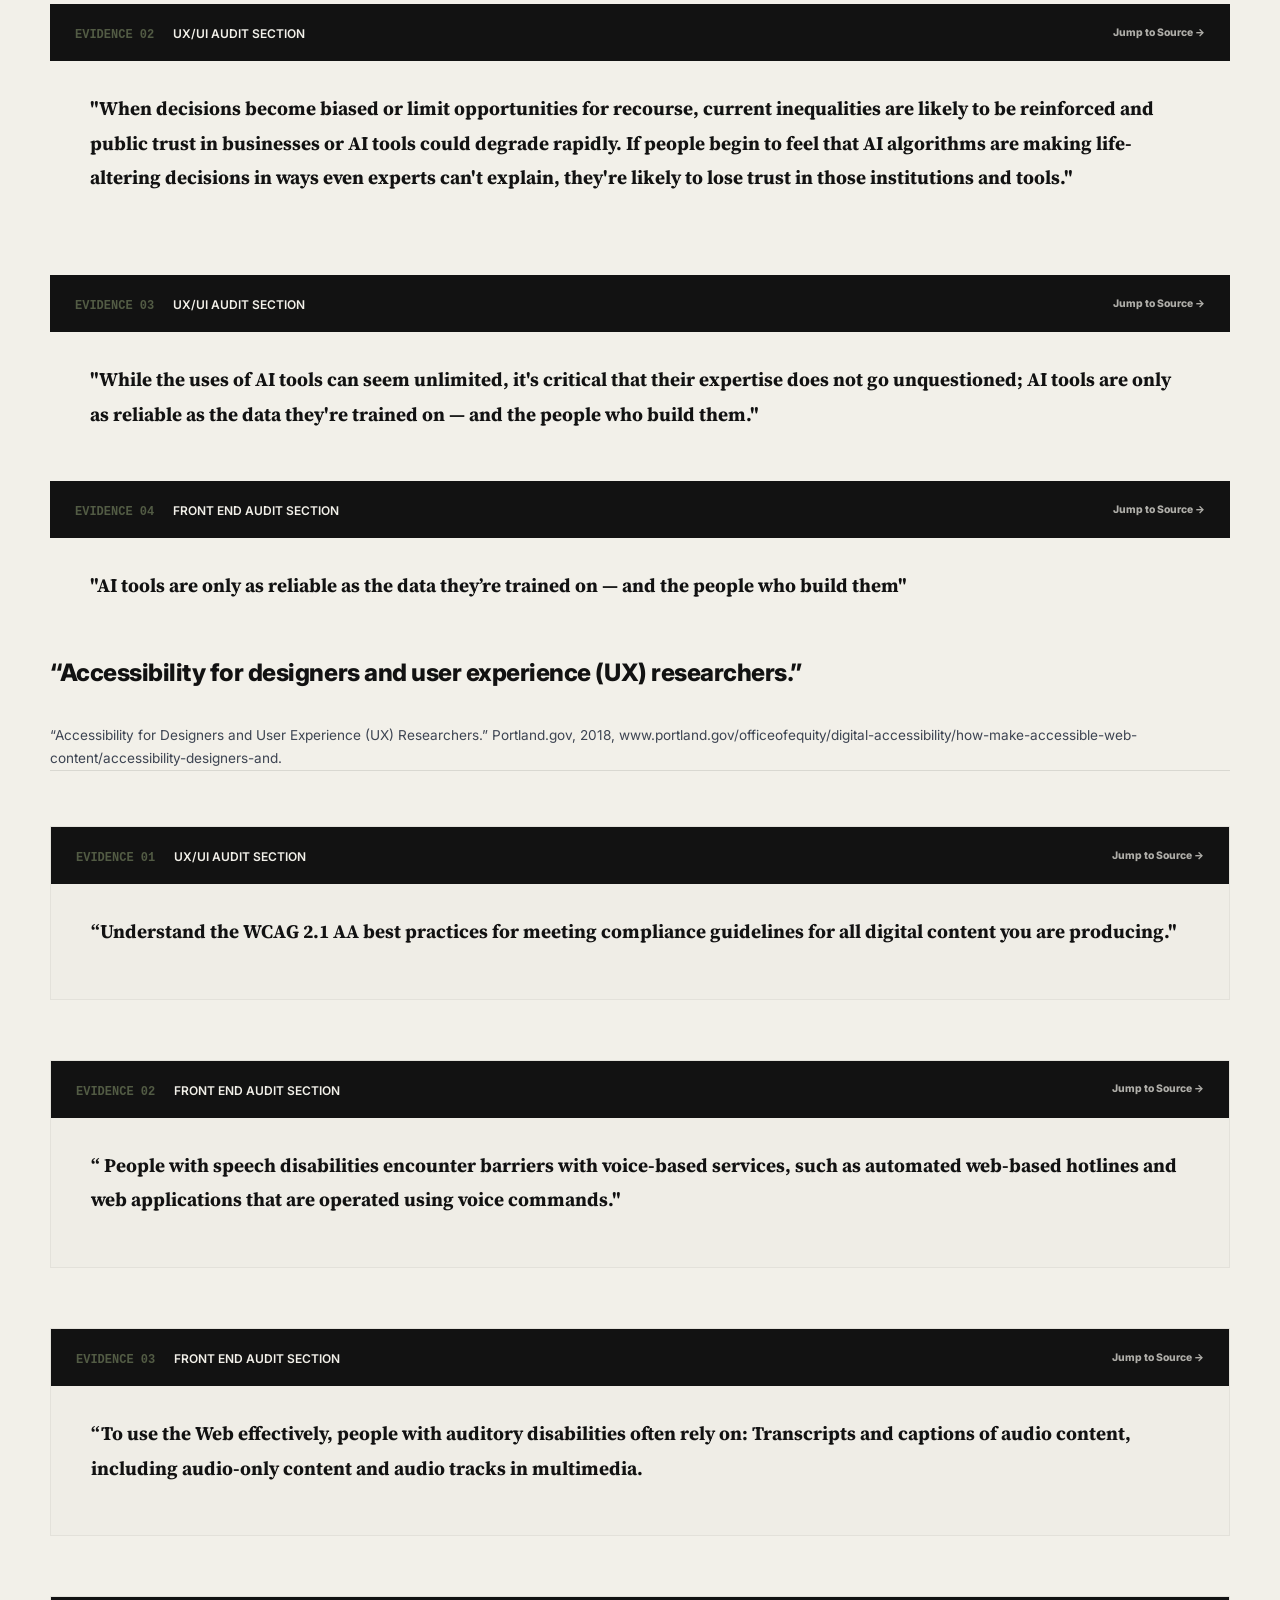
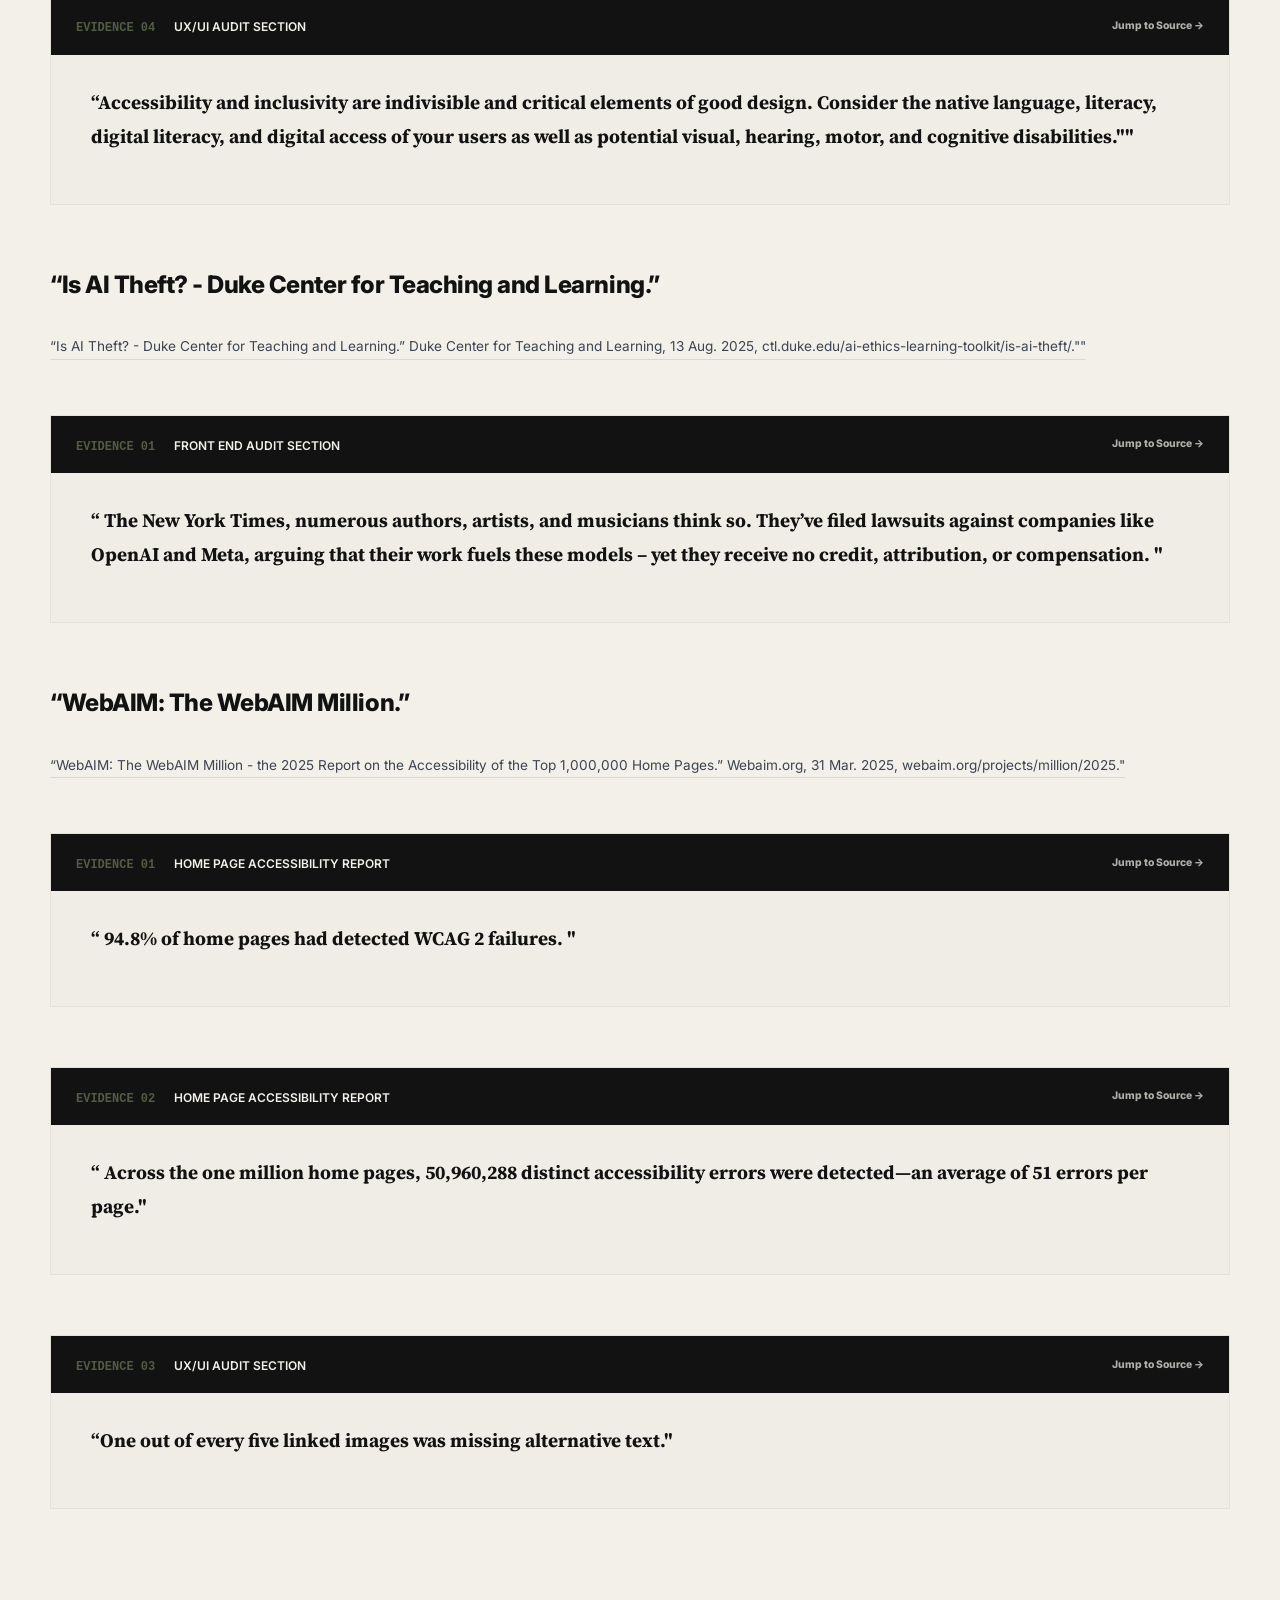
<file: source.html>
<!DOCTYPE html>
<html lang="en">
<head>
    <meta charset="UTF-8">
    <meta name="viewport" content="width=device-width, initial-scale=1.0">
    <title>The Architecture of Trust | Ethics in Design</title>
    <link rel="preconnect" href="https://fonts.googleapis.com">
<link rel="preconnect" href="https://fonts.gstatic.com" crossorigin>
<link href="https://fonts.googleapis.com/css2?family=Inter:wght@400;500;700&family=Source+Serif+4:opsz,wght@8..60,700&display=swap" rel="stylesheet">
    <link rel="stylesheet" href="style.css">
</head>

<div id="sources-terminal-root">
  <header class="sources-nav-header">
    <div class="grid-overlay"></div>
    
    <div class="header-top-row">
      <div class="brand-slug">Ref: Inclusive_Access_Archive</div>
      <nav class="main-portfolio-nav">
        <a href="index.html" class="nav-link">Home</a>
        <a href="uxui.html" class="nav-link">Design</a>
        <a href="front-end.html" class="nav-link">Code</a>
        <a href="uxuilab.html" class="nav-link">UX/UI Lab</a>
        <a href="frontlab.html" class="nav-link">Front-End Lab</a>
        <a href="source.html" class="nav-link active">Sources</a>
      </nav>
    </div>

    <div class="header-content-main">
      <h1 class="ledger-title">Sources <span class="amp">&</span> Citations</h1>
      <p class="ledger-definition">
        <strong>These articles and studies have been read and picked apart, ensuring this website has reliable information. 
      </p>
    </div>

  </header>
<article class="source-card" id="ref-liang-2025">
    <div class="card-sidebar">
        <span class="ref-id">ARCHIVE</span>
    </div>
    
    <div class="card-content">
        <header class="dossier-header">
            <!-- DISPLAY TITLE: Bold for impact -->
            <h3 class="article-display-title">
                Understanding User and Developer Perceptions of Dark Patterns in Online Environments
            </h3>
            
            <!-- APA REFERENCE: Correctly formatted with hanging indent -->
            <div class="apa-reference-subtle">
                Liang, H. (2025, January 3). <em>Understanding user and developer perceptions of dark patterns in online environments</em>. Virginia Tech Works. https://vtechworks.lib.vt.edu/items/253aa5a0-98b8-40ec-8788-00e796f30438
            </div>
        </header>
        
        <div class="evidence-clump">
            <div class="audit-unit">
                <div id=source1>
                <a href="uxui.html#audit-sidebar" class="reference-pointer">
                    <div class="pointer-id-box">
                        <span class="pointer-label">EVIDENCE 01</span>
                        <span class="pointer-target">UX/UI Audit Section</span>
                    </div>
                    <span class="pointer-action">Jump to Source →</span>
                </a>
                
                <div class="proof-content">
                    <blockquote class="source-claim-text">
                        "These patterns, found everywhere in digital interfaces, exploit users' psychological vulnerability and manipulate them into actions that benefit stakeholders at the expense of users' interests. "
                    </blockquote>
                </div>
            </div>
            </div>
        </div>
        <div class="evidence-clump">
            <div class="audit-unit">
                <div id=source2>
                <a href="uxui.html#pattern-card" class="reference-pointer">
                    <div class="pointer-id-box">
                        <span class="pointer-label">EVIDENCE 02</span>
                        <span class="pointer-target">UX/UI Audit Section</span>
                    </div>
                    <span class="pointer-action">Jump to Source →</span>
                </a>
                
                <div class="proof-content">
                    <blockquote class="source-claim-text">
                        "Deceptive patterns, also known as dark patterns, refer to user interface (UI) design choices crafted to manipulate or trick users into actions that they are not intended to do in digital environments. These patterns, found everywhere in digital interfaces, exploit users' psychological vulnerability and manipulate them into actions that benefit stakeholders at the expense of users' interests. "
                    </blockquote>
                </div>
            </div>
            </div>
        </div>
         <div class="evidence-clump">
            <div class="audit-unit">
                <div id=source3>
                <a href="front-end.html#audit-frontbar" class="reference-pointer">
                    <div class="pointer-id-box">
                        <span class="pointer-label">EVIDENCE 03</span>
                        <span class="pointer-target">UX/UI Audit Section</span>
                    </div>
                    <span class="pointer-action">Jump to Source →</span>
                </a>
                
                <div class="proof-content">
                    <blockquote class="source-claim-text">
                        "Developers report that external pressures influence their decisions to implement dark patterns, and most recognize their adverse effects on trust and user experience. "
                    
                    </blockquote>
                </div>
            </div>
            </div>
        </div>
          
        </div>
        <div class="card-content">
        <header class="dossier-header">
            <!-- DISPLAY TITLE: Bold for impact -->
            <h3 class="article-display-title">
                Manipulative, Dark, and Unethical Design Practices in UI & UX Design
            </h3>
            
            <!-- APA REFERENCE: Correctly formatted with hanging indent -->
            <div class="apa-reference-subtle">
                “Manipulative, Dark, and Unethical Design Practices in UI & UX Design.” EGrove, The University of Mississippi, 2024, egrove.olemiss.edu/hon_thesis/3163/?utm_source=egrove.olemiss.edu%2Fhon_thesis%2F3163&utm_medium=PDF&utm_campaign=PDFCoverPages.
            </div>
        </header>
         <div class="evidence-clump">
            <div class="audit-unit">
                <div id=sourcemis1>
               <a href="uxui.html#audit-sidebar" class="reference-pointer">
                    <div class="pointer-id-box">
                        <span class="pointer-label">EVIDENCE 01</span>
                        <span class="pointer-target">UX/UI Audit Section</span>
                    </div>
                    <span class="pointer-action">Jump to Source →</span>
                </a>
                
                <div class="proof-content">
                    <blockquote class="source-claim-text">
                        "The findings reveal that manipulative UI/UX design practices can negatively impact user behavior, well-being, and access to opportunities. Survey results indicate that a significant portion of users recognize the influence of design elements on their trust, engagement, and purchasing decisions. "
                    </blockquote>
                </div>
            </div>
            </div>
        </div>
        <div class="evidence-clump">
            <div class="audit-unit">
                <div id=sourcemis2>
               <a href="uxui.html#pattern-card" class="reference-pointer">
                    <div class="pointer-id-box">
                        <span class="pointer-label">EVIDENCE 02</span>
                        <span class="pointer-target">UX/UI Audit Section</span>
                    </div>
                    <span class="pointer-action">Jump to Source →</span>
                </a>
                
                <div class="proof-content">
                    <blockquote class="source-claim-text">
                      "Dark patterns, which describe deceptive design tactics that trick or manipulate users into taking actions that may not be in their best interest, can negatively impact user trust."
                    </blockquote>
                </div>
            </div>
            </div>
        </div>
        <div class="evidence-clump">
            <div class="audit-unit">
                <div id=sourcemis3>
               <a href="index.html#humanity" class="reference-pointer">
                    <div class="pointer-id-box">
                        <span class="pointer-label">EVIDENCE 03</span>
                        <span class="pointer-target">Home Page Accessibility Report</span>
                    </div>
                    <span class="pointer-action">Jump to Source →</span>
                </a>
                
                <div class="proof-content">
                    <blockquote class="source-claim-text">
                      "The literature review covers topics such as the importance of accessibility in design education, the prevalence of dark patterns in mobile and desktop sites, the role of personalization algorithms in shaping user experiences, and the formation of echo chambers on social media platforms. "
                    </blockquote>
                </div>
            </div>
            </div>
        </div>
           <div class="card-content">
        <header class="dossier-header">
            <!-- DISPLAY TITLE: Bold for impact -->
            <h3 class="article-display-title">
                Deceptive Design: How to Identify and Combat Consequence Design.
            </h3>
            
            <!-- APA REFERENCE: Correctly formatted with hanging indent -->
            <div class="apa-reference-subtle">
                “Deceptive Design: How to Identify and Combat Consequence Design.” Digital.gov, Dec. 2020, digital.gov/resources/deceptive-design-how-to-identify-and-combat-consequence-design.""
            </div>
        </header>
         <div class="evidence-clump">
            <div class="audit-unit">
                <div id=sourcegov1>
               <a href="uxui.html#audit-sidebar" class="reference-pointer">
                    <div class="pointer-id-box">
                        <span class="pointer-label">EVIDENCE 01</span>
                        <span class="pointer-target">UX/UI Audit Section</span>
                    </div>
                    <span class="pointer-action">Jump to Source →</span>
                </a>
                
                <div class="proof-content">
                    <blockquote class="source-claim-text">
                        "Attention Theft inundates users with notifications or information trying to catch their attention. If information comes from only one website or Listserv, it's no problem, but we often receive unsolicited messages from many sources."
                    </blockquote>
                </div>
            </div>
            </div>
        </div>
         <div class="evidence-clump">
            <div class="audit-unit">
                <div id=sourcegov2>
                <a href="uxui.html#audit-sidebar" class="reference-pointer">
                    <div class="pointer-id-box">
                        <span class="pointer-label">EVIDENCE 02</span>
                        <span class="pointer-target">UX/UI Audit Section</span>
                    </div>
                    <span class="pointer-action">Jump to Source →</span>
                </a>
                
                <div class="proof-content">
                    <blockquote class="source-claim-text">
                        "Guilt Friction employs design patterns to reinforce guilt as a user retention strategy."
                    </blockquote>
                </div>
            </div>
            </div>
        </div>
                 <div class="evidence-clump">
            <div class="audit-unit">
                <div id=sourcegov2>
                <a href="uxui.html#audit-sidebar" class="reference-pointer">
                    <div class="pointer-id-box">
                        <span class="pointer-label">EVIDENCE 03</span>
                        <span class="pointer-target">UX/UI Audit Section</span>
                    </div>
                    <span class="pointer-action">Jump to Source →</span>
                </a>
                
                <div class="proof-content">
                    <blockquote class="source-claim-text">
                        "Guilt Friction employs design patterns to reinforce guilt as a user retention strategy."
                    </blockquote>
                </div>
            </div>
            </div>
        </div>
         <div class="evidence-clump">
            <div class="audit-unit">
                <div id=sourcegov1>
               <a href="front-end.html#sub-card" class="reference-pointer">
                    <div class="pointer-id-box">
                        <span class="pointer-label">EVIDENCE 04</span>
                        <span class="pointer-target">Front End Audit Section</span>
                    </div>
                    <span class="pointer-action">Jump to Source →</span>
                </a>
                
                <div class="proof-content">
                    <blockquote class="source-claim-text">
                        "Attention Theft inundates users with notifications or information trying to catch their attention. If information comes from only one website or Listserv, it's no problem, but we often receive unsolicited messages from many sources."
                    </blockquote>
                </div>
            </div>
            </div>
        </div>
         <div class="evidence-clump">
            <div class="audit-unit">
                <div id=sourcegov4>
               <a href="front-end.html#sub-card" class="reference-pointer">
                    <div class="pointer-id-box">
                        <span class="pointer-label">EVIDENCE 05</span>
                        <span class="pointer-target">Front End Audit Section</span>
                    </div>
                    <span class="pointer-action">Jump to Source →</span>
                </a>
                
                <div class="proof-content">
                    <blockquote class="source-claim-text">
                        "Coercive Friction pushes users to make counterintuitive decisions."
                   
                    </blockquote>
                </div>
            </div>
            </div>
        </div>
         <div class="evidence-clump">
            <div class="audit-unit">
                <div id=sourcegov5>
               <a href="front-end.html#sub-card" class="reference-pointer">
                    <div class="pointer-id-box">
                        <span class="pointer-label">EVIDENCE 05</span>
                        <span class="pointer-target">Front End Audit Section</span>
                    </div>
                    <span class="pointer-action">Jump to Source →</span>
                </a>
                
                <div class="proof-content">
                    <blockquote class="source-claim-text">
                        "Guilt Friction employs design patterns to reinforce guilt as a user retention strategy."
                   
                    </blockquote>
                </div>
            </div>
            </div>
        </div>
        
            <div class="card-content">
        <header class="dossier-header">
            <!-- DISPLAY TITLE: Bold for impact -->
            <h3 class="article-display-title">
              “Fact Sheet: New Rule on the Accessibility of Web Content and Mobile Apps Provided by State and Local Governments.”

            </h3>
            
            <!-- APA REFERENCE: Correctly formatted with hanging indent -->
            <div class="apa-reference-subtle">
               “Fact Sheet: New Rule on the Accessibility of Web Content and Mobile Apps Provided by State and Local Governments.”ADA.gov. “Fact Sheet: New Rule on the Accessibility of Web Content and Mobile Apps Provided by State and Local Governments.” ADA.gov, 8 Mar. 2024, www.ada.gov/resources/2024-03-08-web-rule/.
        </header>
         <div class="evidence-clump">
            <div class="audit-unit">
                <div id=sourceada1>
               <a href="uxui.html#theory-side" class="reference-pointer">
                    <div class="pointer-id-box">
                        <span class="pointer-label">EVIDENCE 01</span>
                        <span class="pointer-target">UX/UI Audit Section</span>
                    </div>
                    <span class="pointer-action">Jump to Source →</span>
                </a>
                
                <div class="proof-content">
                    <blockquote class="source-claim-text">
                        "It can be hard for some people with vision disabilities to see text on a web page if there is not enough contrast between the color of the text and the background color."
                    
                    </blockquote>
                </div>
            </div>
            </div>
        </div>
            </div>
           <div class="card-content">
        <header class="dossier-header">
            <!-- DISPLAY TITLE: Bold for impact -->
            <h3 class="article-display-title">
              “Ethics in AI: Why It Matters.”

            </h3>
            
            <!-- APA REFERENCE: Correctly formatted with hanging indent -->
            <div class="apa-reference-subtle">
                “Ethics in AI: Why It Matters - Professional & Executive Development | Harvard DCE.” Professional & Executive Development | Harvard DCE, 11 July 2025, professional.dce.harvard.edu/blog/ethics-in-ai-why-it-matters/..
        </header>
         <div class="evidence-clump">
            <div class="audit-unit">
                <div id=ethics1>
               <a href="uxui.html#ai1" class="reference-pointer">
                    <div class="pointer-id-box">
                        <span class="pointer-label">EVIDENCE 01</span>
                        <span class="pointer-target">UX/UI Audit Section</span>
                    </div>
                    <span class="pointer-action">Jump to Source →</span>
                </a>
                
                <div class="proof-content">
                    <blockquote class="source-claim-text">
                        “The programmers creating the AI could be biased,” Impink says. “The algorithm could be biased, it could be overweighting something, or the bias could be something inherent in the algorithm. The training data itself could be biased, or these learning materials could be limiting some important information."
                    
                    </blockquote>
                </div>
            </div>
            </div>
             <div id=ethics2>
               <a href="uxui.html#ai1" class="reference-pointer">
                    <div class="pointer-id-box">
                        <span class="pointer-label">EVIDENCE 02</span>
                        <span class="pointer-target">UX/UI Audit Section</span>
                    </div>
                    <span class="pointer-action">Jump to Source →</span>
                </a>
                
                <div class="proof-content">
                    <blockquote class="source-claim-text">
                        "When decisions become biased or limit opportunities for recourse, current inequalities are likely to be reinforced and public trust in businesses or AI tools could degrade rapidly. If people begin to feel that AI algorithms are making life-altering decisions in ways even experts can't explain, they're likely to lose trust in those institutions and tools."
                    </blockquote>
                </div>
            </div>
            </div>
              <div id=ethics3>
               <a href="front-end.html#ai1" class="reference-pointer">
                    <div class="pointer-id-box">
                        <span class="pointer-label">EVIDENCE 03</span>
                        <span class="pointer-target">UX/UI Audit Section</span>
                    </div>
                    <span class="pointer-action">Jump to Source →</span>
                </a>
                
                <div class="proof-content">
                    <blockquote class="source-claim-text">
                       "While the uses of AI tools can seem unlimited, it's critical that their expertise does not go unquestioned; AI tools are only as reliable as the data they're trained on — and the people who build them."
                    </blockquote>
                </div>
            </div>
            </div>
            <div id=ethics4>
               <a href="front-end.html#card-text-content" class="reference-pointer">
                    <div class="pointer-id-box">
                        <span class="pointer-label">EVIDENCE 04</span>
                        <span class="pointer-target">Front End Audit Section</span>
                    </div>
                    <span class="pointer-action">Jump to Source →</span>
                </a>
                
                <div class="proof-content">
                    <blockquote class="source-claim-text">
                        "AI tools are only as reliable as the data they’re trained on — and the people who build them"
                    </blockquote>
                </div>
            </div>
            </div>
         <div class="card-content">
        <header class="dossier-header">
            <!-- DISPLAY TITLE: Bold for impact -->
            <h3 class="article-display-title">
              “Accessibility for designers and user experience (UX) researchers.”

            </h3>
            
            <!-- APA REFERENCE: Correctly formatted with hanging indent -->
            <div class="apa-reference-subtle">
                “Accessibility for Designers and User Experience (UX) Researchers.” Portland.gov, 2018, www.portland.gov/officeofequity/digital-accessibility/how-make-accessible-web-content/accessibility-designers-and.
        </header>
         <div class="evidence-clump">
            <div class="audit-unit">
                <div id=port1>
               <a href="uxui.html#ai1" class="reference-pointer">
                    <div class="pointer-id-box">
                        <span class="pointer-label">EVIDENCE 01</span>
                        <span class="pointer-target">UX/UI Audit Section</span>
                    </div>
                    <span class="pointer-action">Jump to Source →</span>
                </a>
                
                <div class="proof-content">
                    <blockquote class="source-claim-text">
                         “Understand the WCAG 2.1 AA best practices for meeting compliance guidelines for all digital content you are producing."
                    
                    </blockquote>
                </div>
            </div>
            </div>
             <div class="evidence-clump">
            <div class="audit-unit">
                <div id=port2>
               <a href="front-end.html#split-audit-layout" class="reference-pointer">
                    <div class="pointer-id-box">
                        <span class="pointer-label">EVIDENCE 02</span>
                        <span class="pointer-target">Front End Audit Section</span>
                    </div>
                    <span class="pointer-action">Jump to Source →</span>
                </a>
                
                <div class="proof-content">
                    <blockquote class="source-claim-text">
                         “ People with speech disabilities encounter barriers with voice-based services, such as automated web-based hotlines and web applications that are operated using voice commands."
                    
                    </blockquote>
                </div>
            </div>
            </div>
              <div class="evidence-clump">
            <div class="audit-unit">
                <div id=port3>
               <a href="front-end.html#split-audit-layout" class="reference-pointer">
                    <div class="pointer-id-box">
                        <span class="pointer-label">EVIDENCE 03</span>
                        <span class="pointer-target">Front End Audit Section</span>
                    </div>
                    <span class="pointer-action">Jump to Source →</span>
                </a>
                
                <div class="proof-content">
                    <blockquote class="source-claim-text">
                         “To use the Web effectively, people with auditory disabilities often rely on:
Transcripts and captions of audio content, including audio-only content and audio tracks in multimedia.
                    
                    </blockquote>
                </div>
            </div>
            </div>  <div class="evidence-clump">
            <div class="audit-unit">
                <div id=port4>
               <a href="uxui.html#check1" class="reference-pointer">
                    <div class="pointer-id-box">
                        <span class="pointer-label">EVIDENCE 04</span>
                        <span class="pointer-target">UX/UI Audit Section</span>
                    </div>
                    <span class="pointer-action">Jump to Source →</span>
                </a>
                
                <div class="proof-content">
                    <blockquote class="source-claim-text">
                         “Accessibility and inclusivity are indivisible and critical elements of good design. Consider the native language, literacy, digital literacy, and digital access of your users as well as potential visual, hearing, motor, and cognitive disabilities.""
                    
                    </blockquote>
                </div>
            </div>
            </div>
               <div class="card-content">
        <header class="dossier-header">
            <!-- DISPLAY TITLE: Bold for impact -->
            <h3 class="article-display-title">
               “Is AI Theft? - Duke Center for Teaching and Learning.” 

            </h3>
            
            <!-- APA REFERENCE: Correctly formatted with hanging indent -->
            <div class="apa-reference-subtle">
                “Is AI Theft? - Duke Center for Teaching and Learning.” Duke Center for Teaching and Learning, 13 Aug. 2025, ctl.duke.edu/ai-ethics-learning-toolkit/is-ai-theft/.""
        </header>
             <div class="evidence-clump">
            <div class="audit-unit">
                <div id=theft1>
               <a href="front-end.html#card-text-content" class="reference-pointer">
                    <div class="pointer-id-box">
                        <span class="pointer-label">EVIDENCE 01</span>
                        <span class="pointer-target">Front End Audit Section</span>
                    </div>
                    <span class="pointer-action">Jump to Source →</span>
                </a>
                
                <div class="proof-content">
                    <blockquote class="source-claim-text">
                         “ The New York Times, numerous authors, artists, and musicians think so. They’ve filed lawsuits against companies like OpenAI and Meta, arguing that their work fuels these models – yet they receive no credit, attribution, or compensation. "
                    </blockquote>
                </div>
            </div>
            </div>
      <div class="card-content">
        <header class="dossier-header">
            <!-- DISPLAY TITLE: Bold for impact -->
            <h3 class="article-display-title">
               “WebAIM: The WebAIM Million.” 

            </h3>
            
            <!-- APA REFERENCE: Correctly formatted with hanging indent -->
            <div class="apa-reference-subtle">
                “WebAIM: The WebAIM Million - the 2025 Report on the Accessibility of the Top 1,000,000 Home Pages.” Webaim.org, 31 Mar. 2025, webaim.org/projects/million/2025."
        </header>
             <div class="evidence-clump">
            <div class="audit-unit">
                <div id=percent>
               <a href="index.html#stat-link" class="reference-pointer">
                    <div class="pointer-id-box">
                        <span class="pointer-label">EVIDENCE 01</span>
                        <span class="pointer-target">Home Page Accessibility Report</span>
                    </div>
                    <span class="pointer-action">Jump to Source →</span>
                </a>
                
                <div class="proof-content">
                    <blockquote class="source-claim-text">
                         “ 94.8% of home pages had detected WCAG 2 failures. "
                    </blockquote>
                </div>
            </div>
            </div>
              <div class="evidence-clump">
            <div class="audit-unit">
                <div id=percent>
               <a href="index.html#homeux" class="reference-pointer">
                    <div class="pointer-id-box">
                        <span class="pointer-label">EVIDENCE 02</span>
                        <span class="pointer-target">Home Page Accessibility Report</span>
                    </div>
                    <span class="pointer-action">Jump to Source →</span>
                </a>
                
                <div class="proof-content">
                    <blockquote class="source-claim-text">
                         “ Across the one million home pages, 50,960,288 distinct accessibility errors were detected—an average of 51 errors per page."
                    </blockquote>
                </div>
            </div>
            </div>
      <div class="evidence-clump">
            <div class="audit-unit">
                <div id=percent3>
               <a href="index.html#check1" class="reference-pointer">
                    <div class="pointer-id-box">
                        <span class="pointer-label">EVIDENCE 03</span>
                        <span class="pointer-target">UX/UI Audit Section</span>
                    </div>
                    <span class="pointer-action">Jump to Source →</span>
                </a>
                
                <div class="proof-content">
                    <blockquote class="source-claim-text">
                         “One out of every five linked images was missing alternative text."
                    </blockquote>
                </div>
            </div>
            </div>
</article>
</div>
</html>
</file>
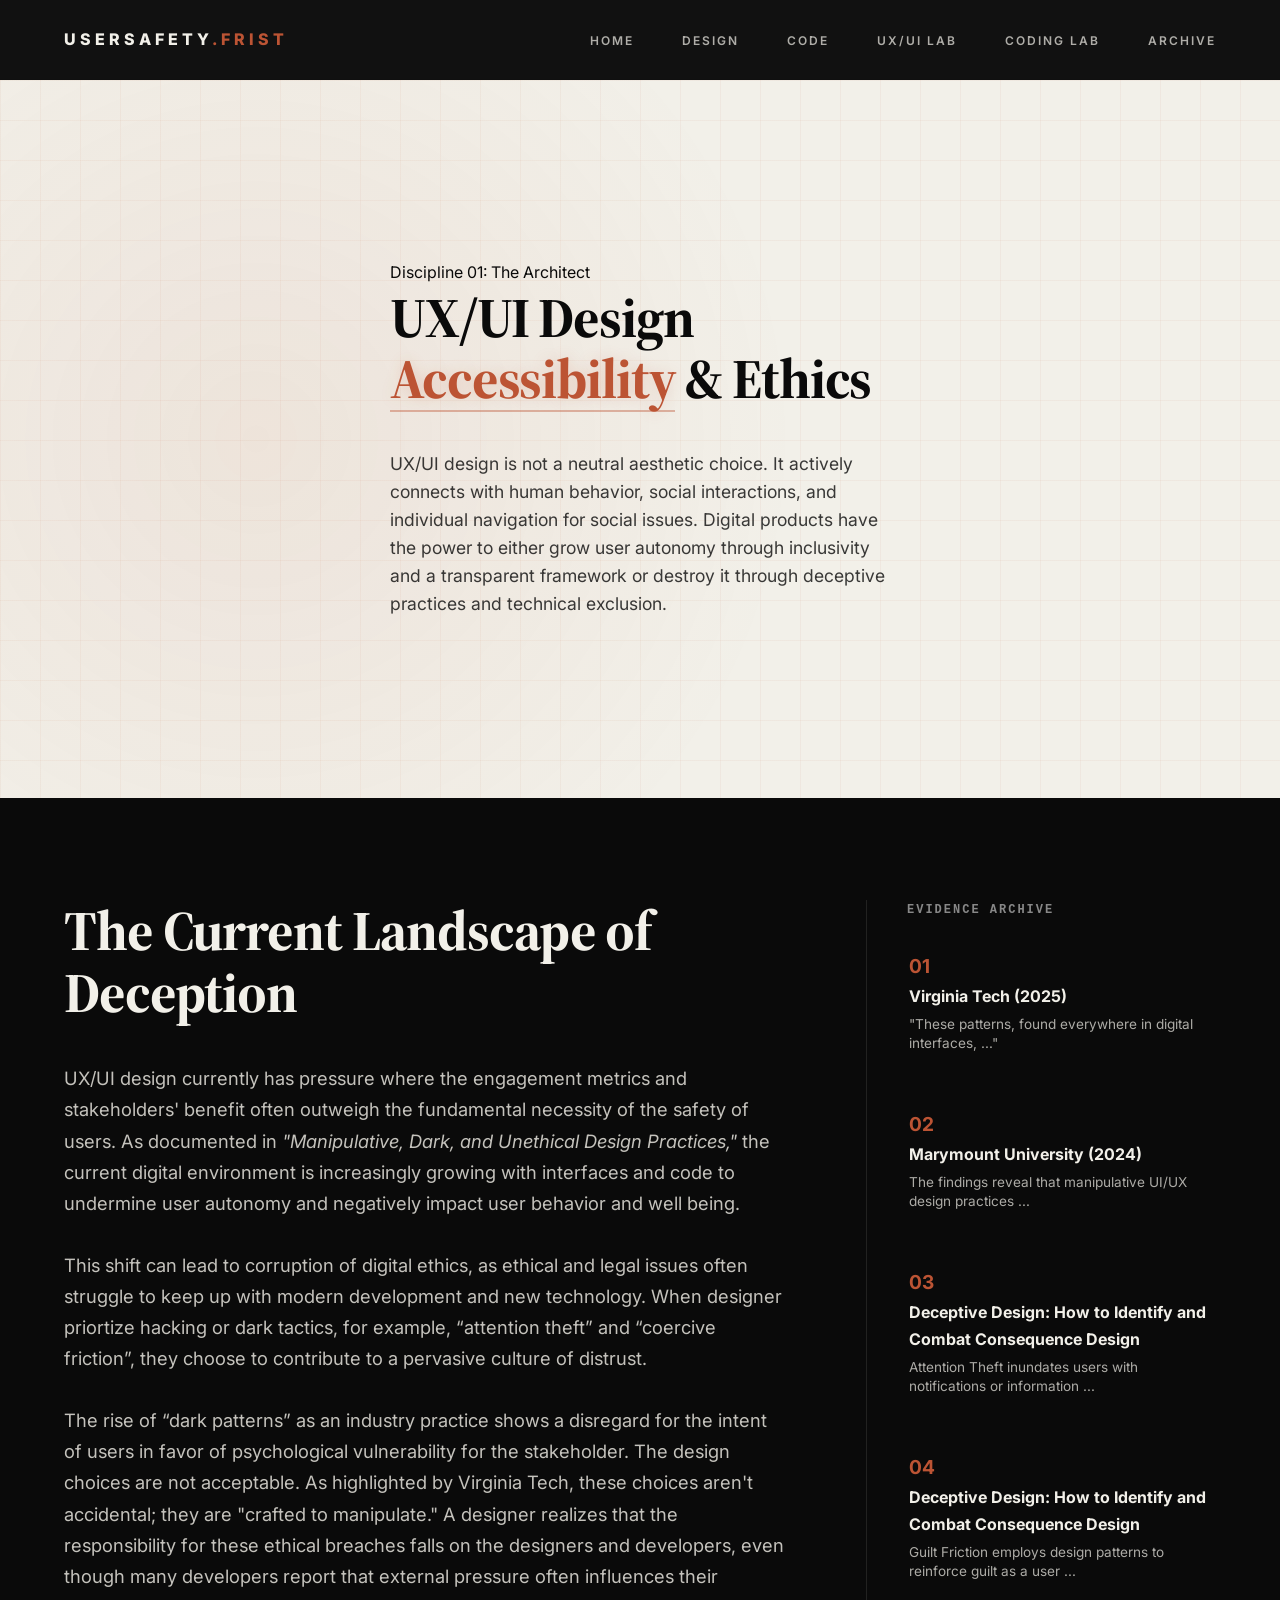
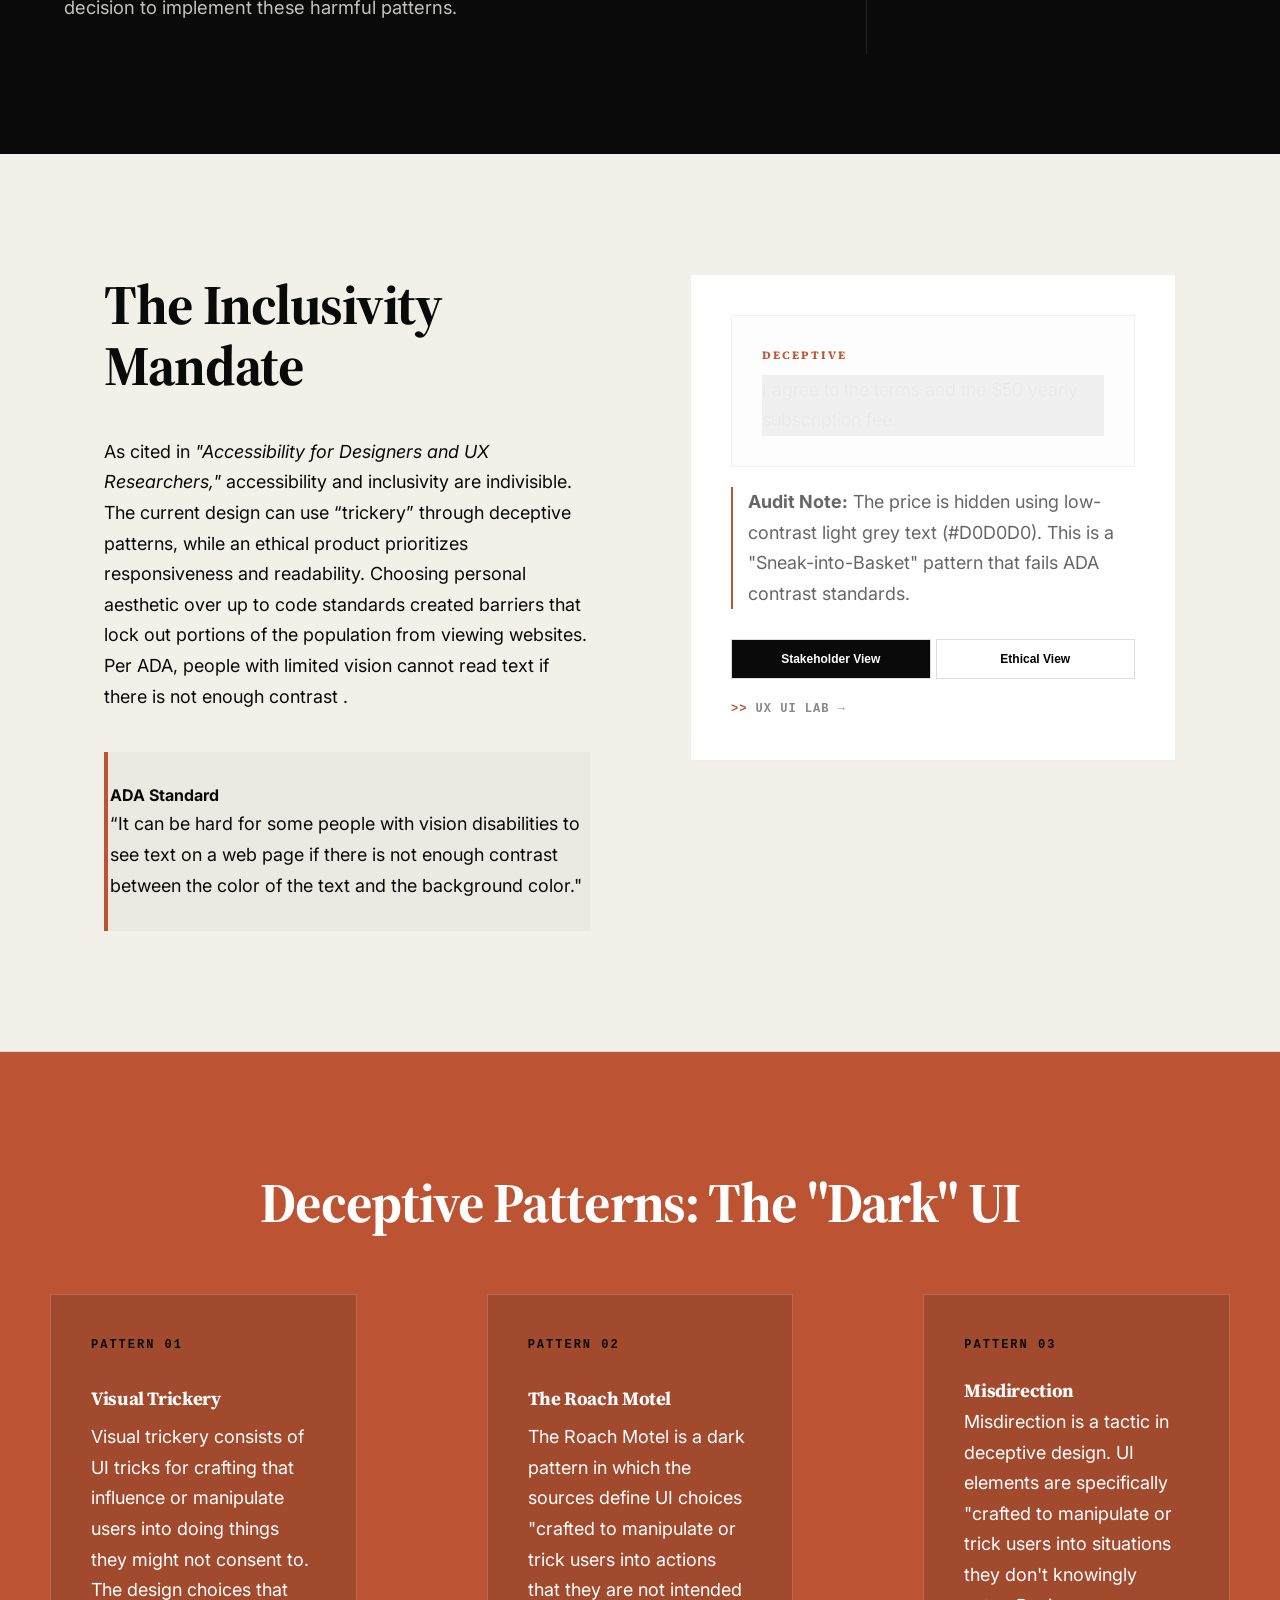
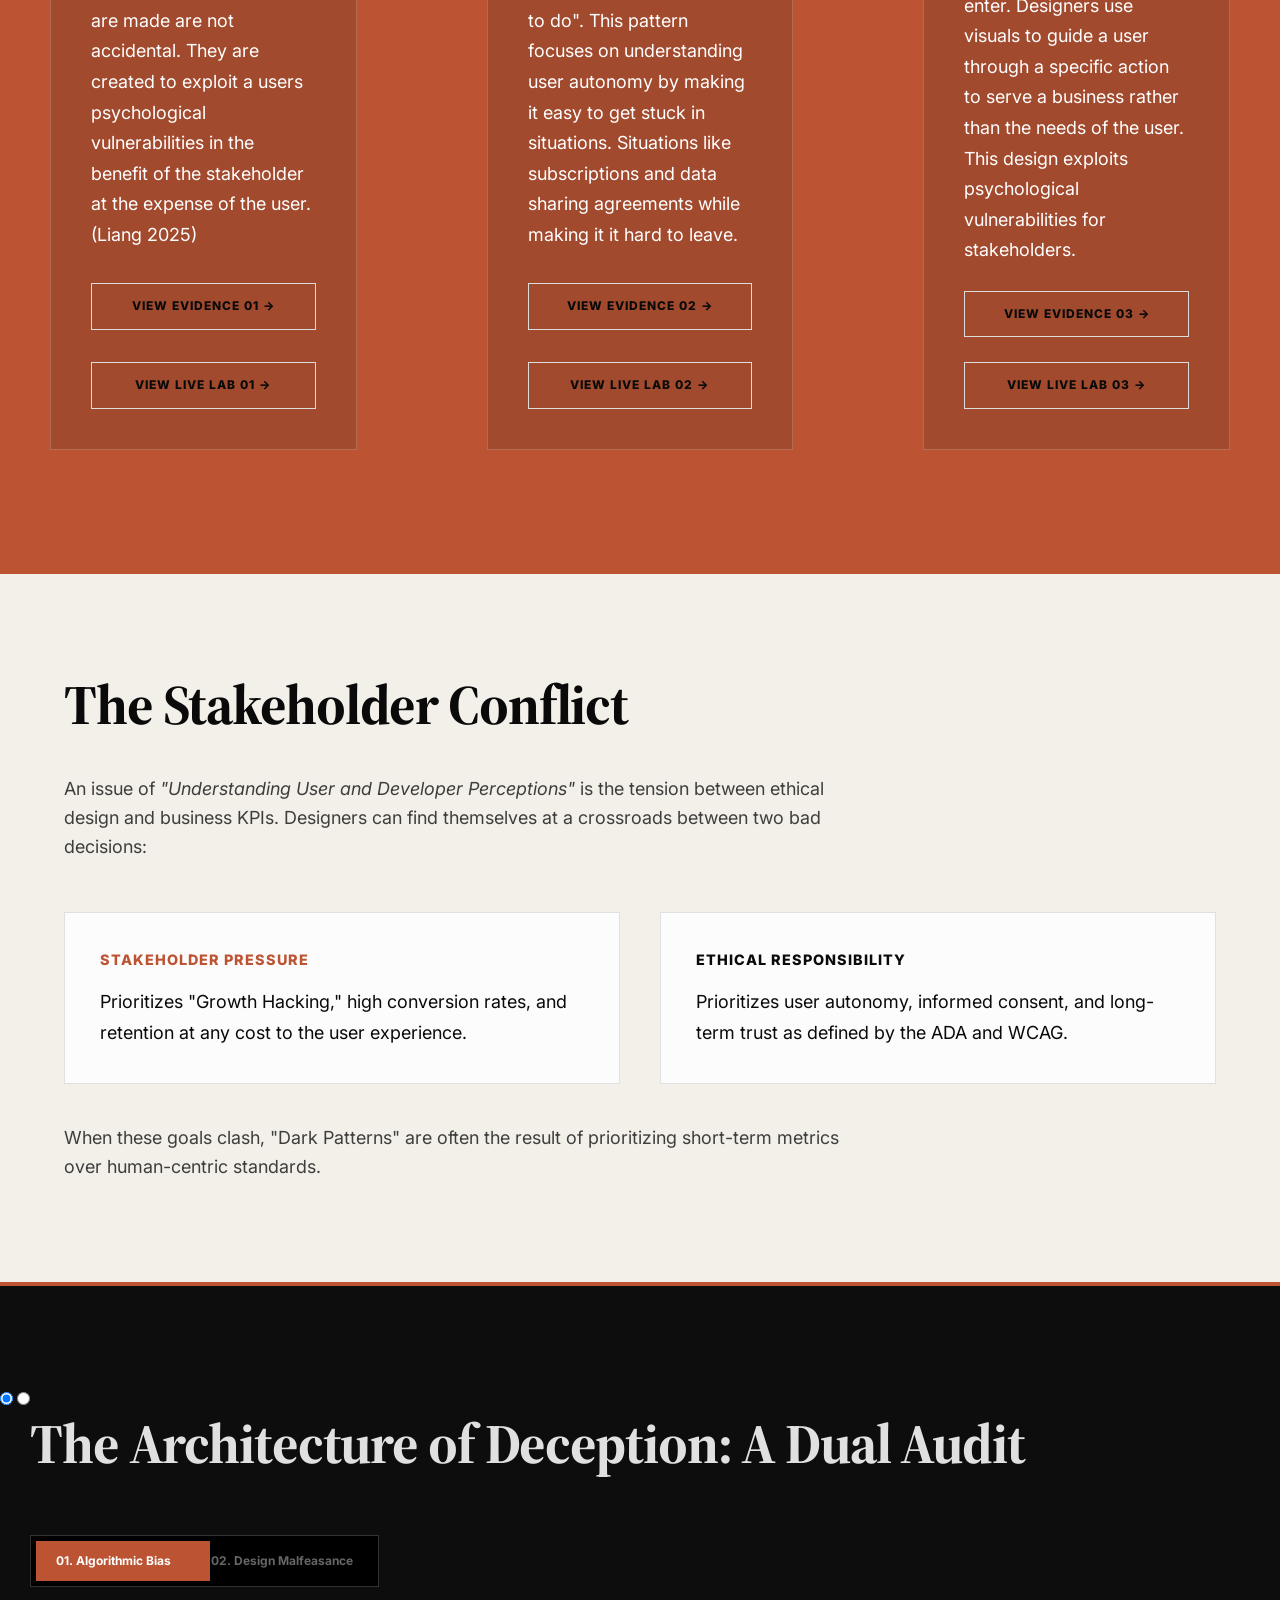
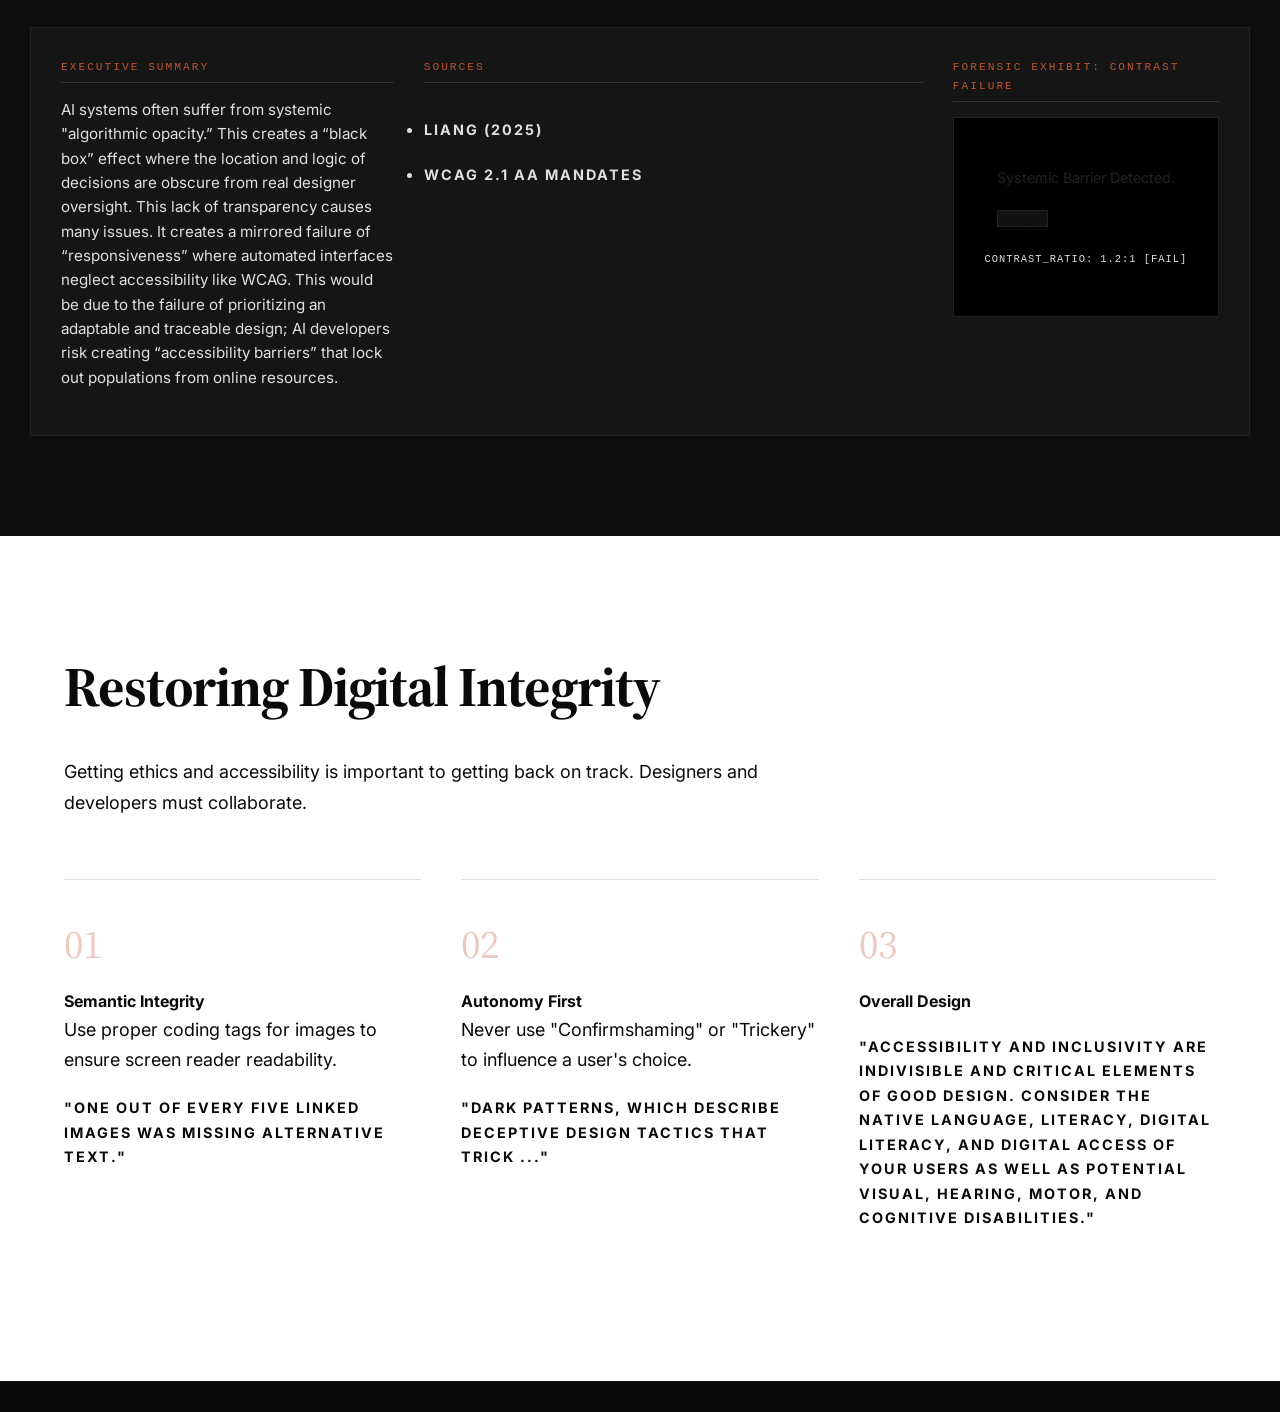
<file: uxui.html>
<!DOCTYPE html>
<html lang="en">
<head>
    <meta charset="UTF-8">
    <meta name="viewport" content="width=device-width, initial-scale=1.0">
    <title>UX/UI Audit | The Architecture of Trust</title>
    <link rel="stylesheet" href="style.css">
</head>
<body>
   <nav class="main-nav" aria-label="Main Navigation">
    <div class="nav-logo">UserSafety<span>.Frist</span></div>
    <ul class="nav-links">
        <li><a href="index.html">Home</a></li>
        <li><a href="uxui.html">Design</a></li>
        <li><a href="front-end.html">Code</a></li>
        <li><a href="uxuilab.html">UX/UI Lab</a></li>
        <li><a href="frontlab.html">Coding Lab</a></li>
        <li><a href="source.html">Archive</a></li>
    </ul>
</nav>
<header class="exhibition-header-technical">
    <div class="drafting-bg"></div>
    <div class="header-gradient-overlay"></div>
    
    <div class="container-mid header-flex">
        <div class="header-main-content">
            <span class="technical-code">Discipline 01: The Architect</span>
            <h1 class="display-serif">
               UX/UI Design<br>
                <span class="accent-text">Accessibility</span> & Ethics
            </h1>
            <p class="intro-lead">UX/UI design is not a neutral aesthetic choice. It actively connects with human behavior, social interactions, and individual navigation for social issues. Digital products have the power to either grow user autonomy through inclusivity and a transparent framework or destroy it through deceptive practices and technical exclusion.</p>
        </div>
        </div>
</header>

<section class="section-audit-dark">
    <div class="audit-container">
        <div class="audit-main">
            <h2 class="display-serif">The Current Landscape of Deception</h2>
            
            <p class="body-text">
                UX/UI design currently has pressure where the engagement metrics and stakeholders' benefit often outweigh the fundamental necessity of the safety of users. As documented in <em>"Manipulative, Dark, and Unethical Design Practices,"</em>  the current digital environment is increasingly growing with interfaces and code to undermine user autonomy and negatively impact user behavior and well being. 

            </p>
            <p class="body-text">
               This shift can lead to corruption of digital ethics, as ethical and legal issues often struggle to keep up with modern development and new technology. When designer priortize hacking or dark tactics, for example, “attention theft” and “coercive friction”, they choose to contribute to a pervasive culture of distrust. 
            </p>
            <p class="body-text">
                The rise of “dark patterns” as an industry practice shows a disregard for the intent of users in favor of psychological vulnerability for the stakeholder. The design choices are not acceptable. As highlighted by Virginia Tech, these choices aren't accidental; they are "crafted to manipulate."  A designer realizes that the responsibility for these ethical breaches falls on the designers and developers, even though many developers report that external pressure often influences their decision to implement these harmful patterns.
            </p>
        </div>

       <aside class="audit-sidebar" >
    <div class="sidebar-sticky-content">
        <h3 class="sidebar-title">Evidence Archive</h3>
        <ul class="ref-list">
            <li><div id="audit-sidebar">
                <a href="source.html#source1" class="sidebar-ref-link">
                    <span class="ref-num">01</span>
                    <strong>Virginia Tech (2025)</strong>
                    <p>"These patterns, found everywhere in digital interfaces, ..."</p>
                </a></div>
            </li>
            
            <li>
                <a href="source.html#sourcemis1" class="sidebar-ref-link">
                    <span class="ref-num">02</span>
                    <strong>Marymount University (2024)</strong>
                    <p>The findings reveal that manipulative UI/UX design practices ...</p>
                </a>
            </li>
            <li>
                <a href="source.html#sourcegov1" class="sidebar-ref-link">
                    <span class="ref-num">03</span>
                    <strong>Deceptive Design: How to Identify and Combat Consequence Design</strong>
                    <p>Attention Theft inundates users with notifications or information  ...</p>
                </a>
            </li>
            <li><div id="audit-sidebar">
                <a href="source.html#sourcegov2" class="sidebar-ref-link">
                    <span class="ref-num">04</span>
                    <strong>Deceptive Design: How to Identify and Combat Consequence Design</strong>
                    
                    <p>Guilt Friction employs design patterns to reinforce guilt as a user ...</p>
                </a></div>
            </li>
            </ul>
    
    </div>
</aside>
    </div>
</section>

<section class="section-standards-cream">
    <div class="info-block" >
        <div class="theory-side" id ="theory-side">
            <h2 class="display-serif">The Inclusivity Mandate</h2>
            <p class="body-text">
                As cited in <em>"Accessibility for Designers and UX Researchers,"</em> accessibility and inclusivity are indivisible. The current design can use “trickery”  through deceptive patterns, while an ethical product prioritizes responsiveness and readability. Choosing personal aesthetic over up to code standards created barriers that lock out portions of the population from viewing websites.  Per ADA, people with limited vision cannot read text if there is not enough contrast .
            </p>
              <a href="source.html#sourceada1" class="sidebar-ref-link">
            <div class="stat-box">
                <h4>ADA Standard</h4>
                <p>“It can be hard for some people with vision disabilities to see text on a web page if there is not enough contrast between the color of the text and the background color."
</p>
</a>
            </div>
        </div>
        <div class="evidence-side">
    <div class="simple-comparison-box">
        <div class="visual-output" id="output-area">
            <h3 id="verdict-label">DECEPTIVE</h3>
            <p id="ui-text" class="contrast-fail">I agree to the terms and the $50 yearly subscription fee.</p>
        </div>

        <div class="simple-audit-note">
            <p id="audit-desc"><strong>Audit Note:</strong> The price is hidden using low-contrast light grey text (#D0D0D0). This is a "Sneak-into-Basket" pattern that fails ADA contrast standards.</p>
        </div>

        <div class="toggle-group">
            <button onclick="setSimpleView('bad')" class="toggle-btn active" id="btn-bad">Stakeholder View</button>
            <button onclick="setSimpleView('good')" class="toggle-btn" id="btn-good">Ethical View</button>
        </div>

        <a class="groupaudit" href="uxuilab.html#lab-stage">UX UI Lab  →</a>
    </div>
</div>
</section>
<section class="section-patterns-clay">
    <div class="container-wide">
        <h2 class="display-serif">Deceptive Patterns: The "Dark" UI</h2>
        <div class="grid-3-col">
            <div class="pattern-card" id="pattern-card">
                <span class="pattern-id">Pattern 01</span>
                <h3>Visual Trickery</h3>
                <p>Visual trickery consists of UI tricks for crafting that influence or manipulate users into doing things they might not consent to. The design choices that are made are not accidental. They are created to exploit a users psychological vulnerabilities in the benefit of the stakeholder at the expense of the user. (Liang 2025)</p>
                <a href="source.html#source2" class="btn-ref">View Evidence 01 →</a>
                <a href="uxuilab.html#dark-patterns-lab" class="btn-ref">View Live Lab 01 →</a>
            </div>

            <div class="pattern-card">
                <span class="pattern-id">Pattern 02</span>
                <h3>The Roach Motel</h3>
                <p>The Roach Motel is a dark pattern in which the sources define UI choices "crafted to manipulate or trick users into actions that they are not intended to do". This pattern focuses on understanding user autonomy by making it easy to get stuck in situations. Situations like subscriptions and data sharing agreements while making it it hard to leave. </p>
                <a href="source.html#sourcemis2" class="btn-ref">View Evidence 02 →</a>
                <a href="uxuilab.html#dark-patterns-lab" class="btn-ref">View Live Lab 02 →</a>
                
            </div>

            <div class="pattern-card">
                <span class="pattern-id">Pattern 03</span>
                <h3>Misdirection</h3>
                <p>Misdirection is a tactic in deceptive design. UI elements are specifically "crafted to manipulate or trick users into situations they don't knowingly enter. Designers use visuals to guide a user through a specific action to serve a business rather than the needs of the user. This design exploits psychological vulnerabilities for stakeholders.</p>
                <a href="source.html#source2" class="btn-ref">View Evidence 03 →</a>
                <a href="uxuilab.html#dark-patterns-lab"  class="btn-ref">View Live Lab 03 →</a>
            </div>
        </div>
    </div>
</section>
<section class="section-conflict-light">
    <div class="container-mid">
        <h2 class="display-serif">The Stakeholder Conflict</h2>
        <p class="body-text">
           An issue of <em>"Understanding User and Developer Perceptions"</em> is the tension between ethical design and business KPIs. Designers can find themselves at a crossroads between two bad decisions: 
        </p>
          <a href="source.html#source2" class="splitcards">
        <div class="conflict-split">
            <div class="side-a">
                <h4 >Stakeholder Pressure</h4>
                <p>Prioritizes "Growth Hacking," high conversion rates, and retention at any cost to the user experience.</p>
            </div>
            </a>
            <a href="source.html#source2" >
            <div class="side-b">
                <h4>Ethical Responsibility</h4>
                <p>Prioritizes user autonomy, informed consent, and long-term trust as defined by the ADA and WCAG.</p>
            </div>
        </a>
        </div>
        <p class="body-text" style="margin-top: 40px;">
            When these goals clash, "Dark Patterns" are often the result of prioritizing short-term metrics over human-centric standards.
        </p>
    </div>
</section>


<section class="section-black-box">
    <input type="radio" id="slide-1" name="carousel-control" checked>
    <input type="radio" id="slide-2" name="carousel-control">

    <div class="container-fluid">
        <div class="dossier-header">
            <h2 class="display-serif">The Architecture of Deception: A Dual Audit</h2>
            <div class="carousel-nav">
                <label for="slide-1" class="btn-1">01. Algorithmic Bias</label>
                <label for="slide-2" class="btn-2">02. Design Malfeasance</label>
                <div class="nav-indicator"></div>
            </div>
        </div>

        <div class="carousel-viewport">
            <div class="carousel-track">
                <div class="slide">
                    <div class="dense-grid">
                        <div class="col-summary">
                            <span class="tag">Executive Summary</span>
                            <p>AI systems often suffer from systemic "algorithmic opacity.” This creates a “black box” effect where the location and logic of decisions are obscure from real designer oversight. This lack of transparency causes many issues. It creates a mirrored failure of “responsiveness” where automated interfaces neglect accessibility like WCAG. This would be due to the failure of prioritizing an adaptable and traceable design; AI developers risk creating “accessibility barriers” that lock out populations from online resources.</p>
                        </div>
                        <div class="col-analysis">
                            <span class="tag">Sources</span>
                            <ul class="source-list">
                                <li><a href="source.html#ethics1" class="homelastlink">Liang (2025)</a></li>
                                <li><a href="source.html#port1" class="homelastlink">WCAG 2.1 AA Mandates</a></li>
                            </ul>
                        </div>
                        <div class="col-evidence" id="audit-1">
                            <span class="tag">Forensic Exhibit: Contrast Failure</span>
                            <div class="audit-sandbox failed">
                                <div class="sim-content">
                                    <p class="sample-text">Systemic Barrier Detected.</p>
                                    <button class="sim-btn">LOG_IN</button>
                                </div>
                                <div class="telemetry">CONTRAST_RATIO: 1.2:1 [FAIL]</div>
                            </div>
                          
                        </div>
                    </div>
                </div>

                <div class="slide">
                    <div class="dense-grid">
                        <div class="col-summary">
                            <span class="tag">Executive Summary</span>
                            <p>Deceptive architectures fundamentally erode user autonomy and trust and take away choices and transparency. The Designs “mediate our behavior,” exploiting psychological vulnerabilities, making it so that stakeholders are prioritized. When users encounter traps, it creates "limited options for avoidance." It created negative emotions and skepticism. Without explainable logic, the risk of rapid degradation of public trust gets reinforced.</p>
                        </div>
                        <div class="col-analysis">
                            <span class="tag">Sources</span>
                            <ul class="source-list">
                                <li><a href="source.html#ethics2" class="homelastlink">Autonomy & Trust Audit</a></li>
                            </ul>
                            <ul class="source-list">
                                <li><a href="source.html#sourcemis1" class="homelastlink">“The findings reveal that  ....”</a></li>
                            </ul>
                        </div>
                        <div class="col-evidence" id="audit-2">
                            <span class="tag">Forensic Exhibit: Confirshaming</span>
                            <div class="audit-sandbox failed">
                                <div class="sim-content">
                                    <p class="sample-text">Do you want to lose your data?</p>
                                    <div class="btn-group">
                                        <button class="btn-secondary">Yes, I'm careless</button>
                                        <button class="btn-primary">No, keep me safe</button>
                                    </div>
                                </div>
                                <div class="telemetry">PATTERN: DECEPTIVE_CHOICE [FAIL]</div>
                            </div>
                            
                        </div>
                    </div>
                </div>
            </div>
        </div>
    </div>
</section>





<section class="section-action-plan">
    <div class="container-mid">
        <div class="centered-header">
            <h2 class="display-serif">Restoring Digital Integrity</h2>
            <p class="body-text">Getting ethics and accessibility is important to getting back on track. Designers and developers must collaborate.</p>
        </div>
        
        <div class="checklist-grid">
            <div class="check-item">
                <span class="check-num">01</span>
                <h4>Semantic Integrity</h4>
                <p>Use proper coding tags for images to ensure screen reader readability.
        
                    <a id="check1"href="source.html#percent3" class="homelastlink">"One out of every five linked images was missing alternative text."</a></p>
            </div>
            <div class="check-item">
                <span class="check-num">02</span>
                <h4>Autonomy First</h4>
                <p>Never use "Confirmshaming" or "Trickery" to influence a user's choice.</p>
                
              <a id="check1"href="source.html#sourcemis2" class="homelastlink"> "Dark patterns, which describe deceptive design tactics that trick ..."</a> </p>
            </div>  
           
            
            <div class="check-item">
                <span class="check-num">03</span>
                <h4>Overall Design</h4>
                 <p><a id="check1"href="source.html#port4" class="homelastlink">"Accessibility and inclusivity are indivisible and critical elements of good design. Consider the native language, literacy, digital literacy, and digital access of your users as well as potential visual, hearing, motor, and cognitive disabilities."</p>
               </a> </div>
        </div>
    </div>
</section>
<script src="scriptdesign.js"></script>
<footer class="site-footer">
    <p>&copy; 2026 | Professional UX Ethics Project</p>
</footer>

</body>
</html>
</file>
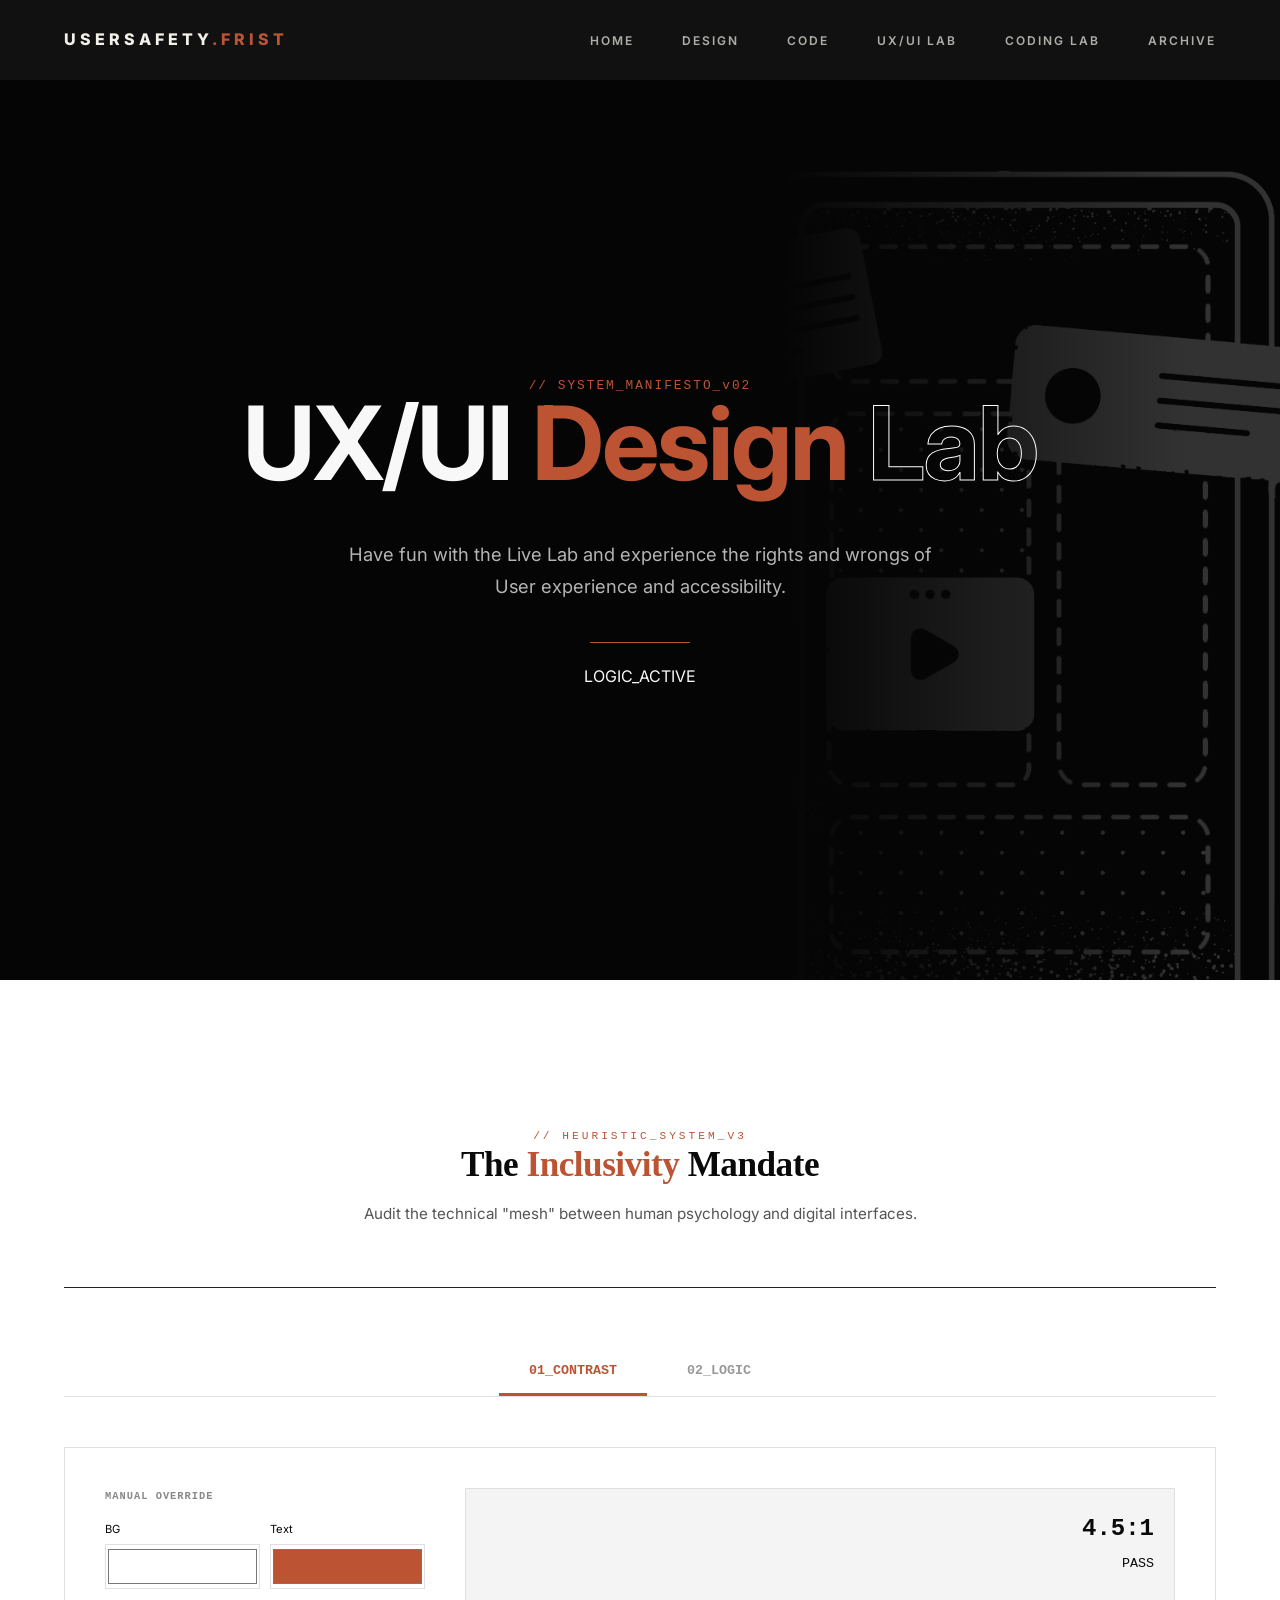
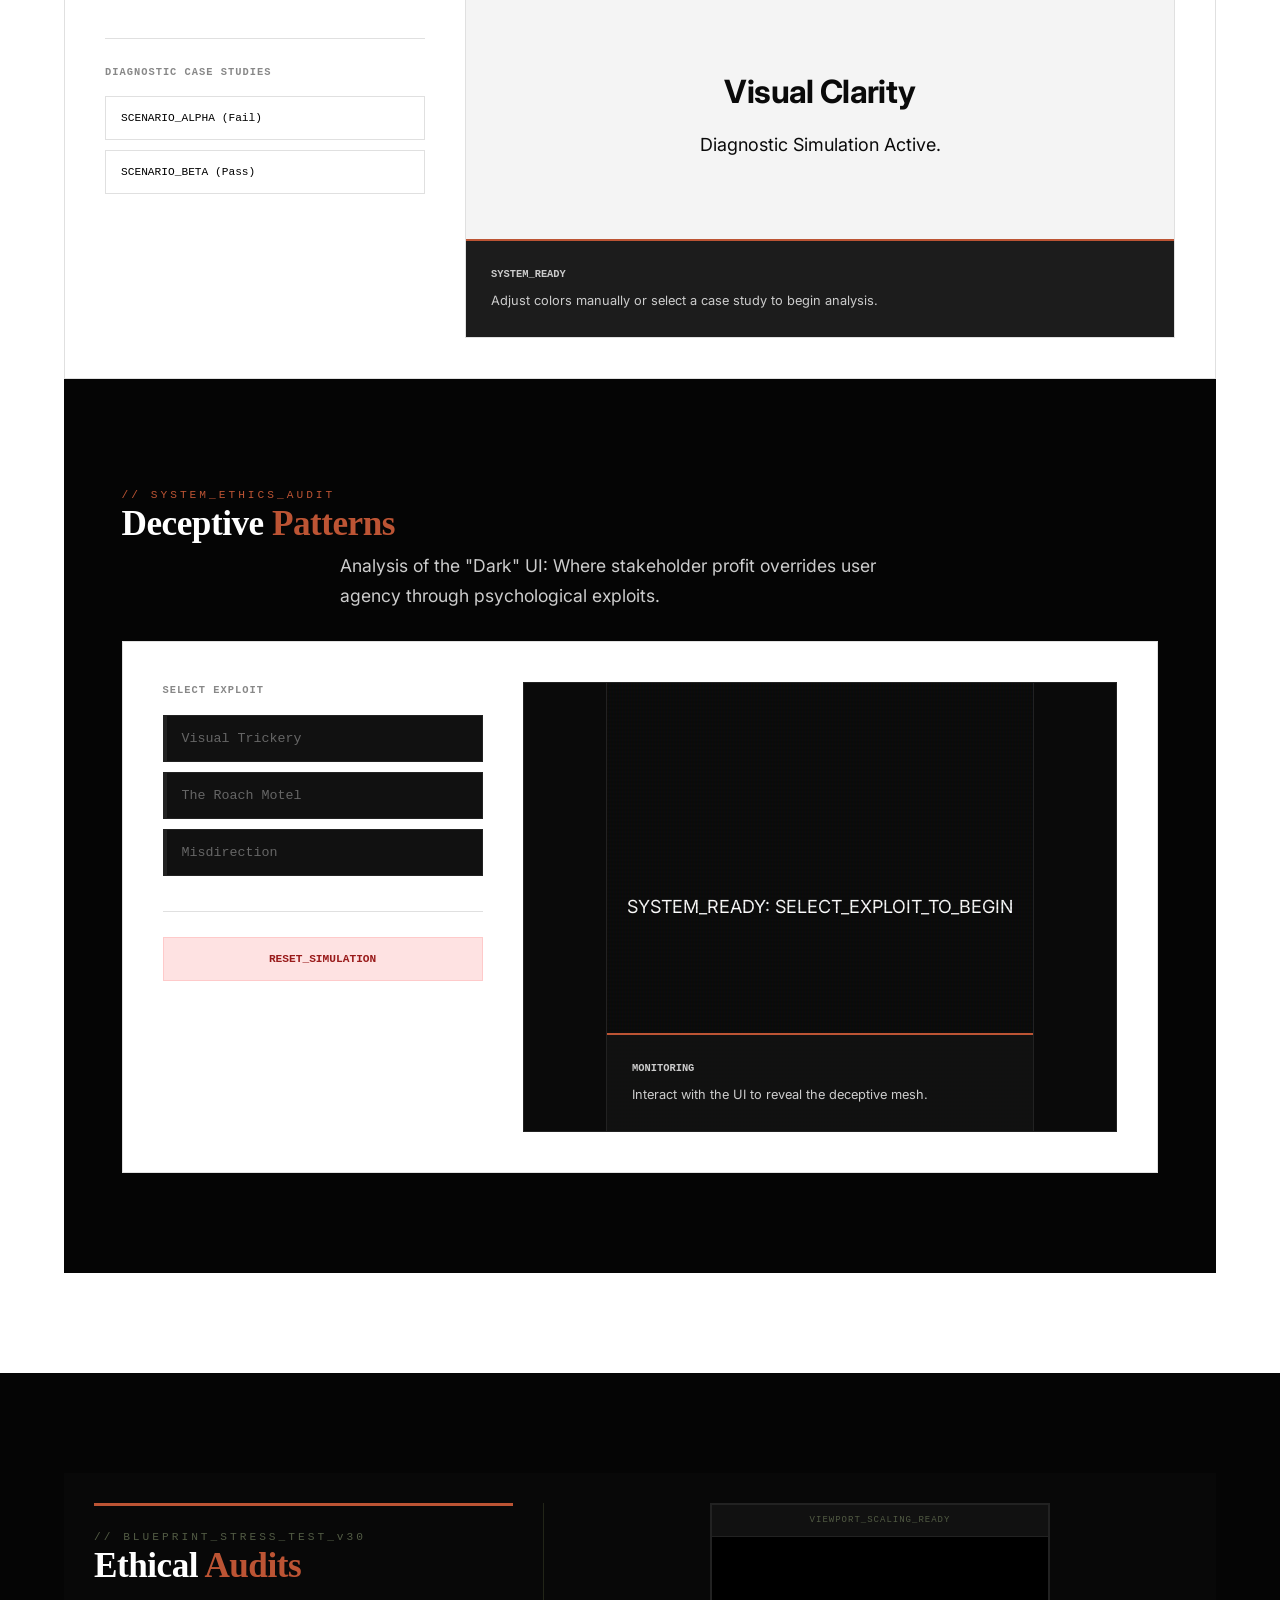
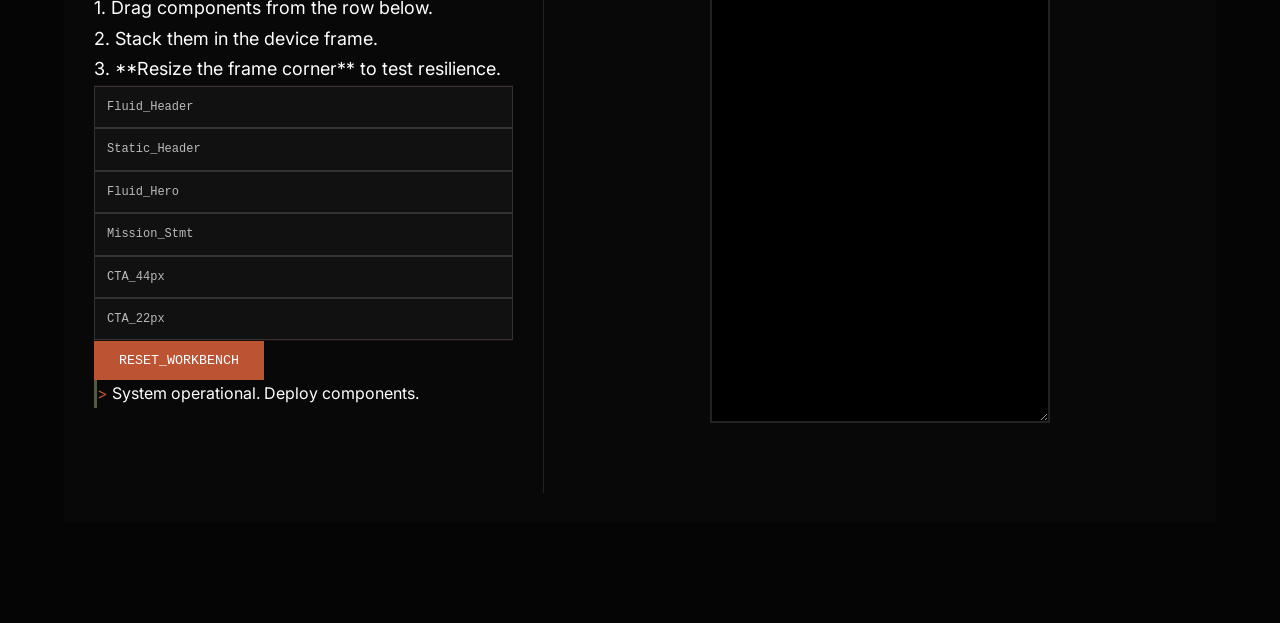
<file: uxuilab.html>
<!DOCTYPE html>
<html lang="en">
<head>
    <meta charset="UTF-8">
    <meta name="viewport" content="width=device-width, initial-scale=1.0">
    <title>The Architecture of Trust | Ethics in Design</title>
    
    <link rel="preconnect" href="https://fonts.googleapis.com">
    <link rel="preconnect" href="https://fonts.gstatic.com" crossorigin>
    <link href="https://fonts.googleapis.com/css2?family=Inter:wght@400;500;700&family=Source+Serif+4:opsz,wght@8..60,700&display=swap" rel="stylesheet">
    
    <link rel="stylesheet" href="style.css">
</head>
<body>

    <nav class="main-nav" aria-label="Main Navigation">
       <div class="nav-logo">UserSafety<span>.Frist</span></div>
        <ul class="nav-links">
             <li><a href="index.html">Home</a></li>
        <li><a href="uxui.html">Design</a></li>
        <li><a href="front-end.html">Code</a></li>
        <li><a href="uxuilab.html">UX/UI Lab</a></li>
        <li><a href="frontlab.html">Coding Lab</a></li>
        <li><a href="source.html">Archive</a></li>
        </ul>
    </nav>

    <header id="ux-lab-hero" class="lab-hero-encapsulated">
        <div class="lab-noise-layer"></div>
        <div class="lab-bg-image-wrap">
            <img src="img/uxuiimage.png" alt="UX Logic Schematic">
        </div>

        <div class="lab-hero-container">
            <div class="lab-hero-centered-stack">
                <div class="lab-title-block">
                    <span class="lab-meta-tag">// SYSTEM_MANIFESTO_v02</span>
                    <h1 class="lab-display-title">
                        UX/UI <span class="lab-clay-text">Design</span> <span class="lab-outline-text">Lab</span>
                    </h1>
                </div>

                <div class="lab-manifesto-center">
                    <p class="lab-description">
                        Have fun with the Live Lab and experience the rights and wrongs of User experience and accessibility.
                    </p>
                    <div class="lab-accent-divider"></div>
                    <div class="lab-status-indicator">
                        <span class="lab-status-dot"></span>
                        <span class="lab-status-text">LOGIC_ACTIVE</span>
                    </div>
                </div>
            </div>
        </div>
    </header>

    <section id="ux-audit-suite" class="lab-suite-light">
        <div class="lab-header">
    <div class="header-container">
        <span class="lab-meta">// HEURISTIC_SYSTEM_V3</span>
        <h2 class="lab-title">The <span class="clay-text">Inclusivity</span> <span class="outline-text">Mandate</span></h2>
        
        <p class="lab-description" id="lab-instructions">
            Audit the technical "mesh" between human psychology and digital interfaces.
        </p>
    </div>
</div>

        <nav class="lab-nav">
            <button class="lab-tab active" data-target="contrast">01_CONTRAST</button>
            <button class="lab-tab" data-target="logic">02_LOGIC</button>
        </nav>

        <div class="lab-stage" id=lab-stage>
            
            <div class="lab-panel active" id="contrast">
                <div class="workbench">
                    <div class="workbench-controls">
                        <div class="manual-controls">
                            <label class="section-label">Manual Override</label>
                            <div class="control-grid">
                                <div class="control-box">
                                    <label>BG</label>
                                    <input type="color" id="bg-color" value="#ffffff">
                                </div>
                                <div class="control-box">
                                    <label>Text</label>
                                    <input type="color" id="text-color" value="#bc5434">
                                </div>
                            </div>
                        </div>

                        <div class="divider"></div>

                        <div class="preset-controls">
                            <label class="section-label">Diagnostic Case Studies</label>
                            <button class="preset-btn" data-scenario="low-mesh">SCENARIO_ALPHA (Fail)</button>
                            <button class="preset-btn" data-scenario="high-contrast">SCENARIO_BETA (Pass)</button>
                        </div>
                    </div>
                    
                    <div class="workbench-preview" id="preview-window">
                        <div class="preview-content">
                            <h3 id="p-head">Visual Clarity</h3>
                            <p id="p-body">Diagnostic Simulation Active.</p>
                        </div>

                        <div class="validation-console visible" id="contrast-log">
                            <span class="log-status">SYSTEM_READY</span>
                            <p class="log-reason">Adjust colors manually or select a case study to begin analysis.</p>
                        </div>
                        
                        <div class="status-hud">
                            <span id="live-ratio">4.5:1</span>
                            <small id="live-status">PASS</small>
                        </div>
                    </div>
                </div>
            </div>

          <div class="lab-panel" id="logic">
    <div class="workbench">
        <div class="workbench-controls">
            <div class="manual-controls">
                <label class="section-label">System Control</label>
                <button id="logic-toggle" class="system-btn">STATE: BROKEN</button>
                <p class="hint">1. Click a button below.<br>2. Use <strong>TAB</strong> to move.</p>
            </div>

            <div class="divider"></div>

            <div class="preset-controls">
                <label class="section-label">Diagnostic Presets</label>
                <button class="logic-preset-btn" data-type="trap">SCENARIO_GAMMA (Trap)</button>
                <button class="logic-preset-btn" data-type="ghost">SCENARIO_DELTA (Ghost)</button>
                <button class="logic-preset-btn" data-type="secure">SCENARIO_OMEGA (Secure)</button>
            </div>
        </div>
        
        <div class="workbench-preview logic-preview broken" id="logic-stage">
            <div class="mock-nav">
                <button class="m-btn">SYSTEM_INIT</button>
                <button class="m-btn">DATA_QUERY</button>
                <button class="m-btn">CORE_HALT</button>
            </div>

            <div class="validation-console visible" id="logic-log">
                <span class="log-status">SYSTEM_UNSAFE</span>
                <p class="log-reason">Outline: none detected. User intent is unconfirmed.</p>
            </div>

            <div class="status-hud">
                <small>STATUS</small>
                <span id="l-status">UNSAFE</span>
            </div>
        </div>
    </div>
</div>

<section id="dark-patterns-lab" class="lab-suite-dark">
    <div class="header-container">
        <span class="lab-meta">// SYSTEM_ETHICS_AUDIT</span>
        <h2 class="lab-title">Deceptive <span class="clay-text">Patterns</span></h2>
        <p class="lab-description">
            Analysis of the "Dark" UI: Where stakeholder profit overrides user agency through psychological exploits.
        </p>
    </div>

    <div class="workbench">
        <div class="workbench-controls">
            <label class="section-label">Select Exploit</label>
            <button class="dark-btn" onclick="runExploit('trickery')">Visual Trickery</button>
            <button class="dark-btn" onclick="runExploit('motel')">The Roach Motel</button>
            <button class="dark-btn" onclick="runExploit('misdirection')">Misdirection</button>
            
            <div class="divider"></div>
            <button id="reset-dark" onclick="resetDarkLab()" class="system-btn">RESET_SIMULATION</button>
        </div>

        <div class="workbench-preview" id="dark-stage">
           <div class="workbench-preview" id="dark-stage">
    <div class="scanline"></div>
    
    <div id="dark-sandbox" class="sandbox-container">
        <p class="terminal-text">SYSTEM_READY: SELECT_EXPLOIT_TO_BEGIN</p>
    </div>

    <div class="validation-console" id="dark-console">
        <span id="dark-status" class="log-status">MONITORING</span>
        <p id="dark-log" class="log-reason">Interact with the UI to reveal the deceptive mesh.</p>
    </div>
</div>
</section>
    </section>
<section id="ethical-audit-v30" class="lab-suite-dark">
    <div class="lab-grid">
        <div class="control-panel border-sage-right">
            <div class="header-container border-clay-top">
                <span class="lab-meta text-sage">// BLUEPRINT_STRESS_TEST_v30</span>
                <h2 class="lab-title">Ethical <span class="clay-text">Audits</span></h2>
                <p class="instruction-text">
                    1. Drag components from the row below. <br> 
                    2. Stack them in the device frame. <br>
                    3. **Resize the frame corner** to test resilience.
                </p>
            </div>

            <div class="horizontal-dock border-clay-y">
                <div class="drag-item" draggable="true" id="nav-fluid" ondragstart="drag(event)" data-type="header" data-spec="fluid">Fluid_Header</div>
                <div class="drag-item" draggable="true" id="nav-static" ondragstart="drag(event)" data-type="header" data-spec="static">Static_Header</div>
                <div class="drag-item" draggable="true" id="hero-fluid" ondragstart="drag(event)" data-type="hero" data-spec="fluid">Fluid_Hero</div>
                <div class="drag-item" draggable="true" id="mission-fluid" ondragstart="drag(event)" data-type="mission" data-spec="fluid">Mission_Stmt</div>
                <div class="drag-item" draggable="true" id="cta-standard" ondragstart="drag(event)" data-type="cta" data-spec="standard">CTA_44px</div>
                <div class="drag-item" draggable="true" id="cta-small" ondragstart="drag(event)" data-type="cta" data-spec="small">CTA_22px</div>
            </div>

            <div class="action-bar">
                <button class="btn-clay" onclick="resetLab()">RESET_WORKBENCH</button>
            </div>
            
            <div id="audit-terminal" class="terminal-box border-sage-left">
                <span class="prompt text-clay">></span> <span id="terminal-text">System operational. Deploy components.</span>
            </div>
        </div>

        <div class="device-panel">
            <div class="resizable-device border-clay-dim" id="audit-frame">
                <div class="device-header">
                    <span class="device-status text-sage">VIEWPORT_SCALING_READY</span>
                </div>
                <div id="drop-zone-stack" class="stack-zone" ondrop="drop(event)" ondragover="allowDrop(event)" ondragenter="dragEnter(event)" ondragleave="dragLeave(event)">
                    </div>
                <div class="resize-handle text-clay">⠿</div>
            </div>
        </div>
    </div>
</section>
    <script src="uxuilab.js"></script>
</body>
</html>
</file>
<file: style.css>
@import url('https://fonts.googleapis.com/css2?family=Inter:wght@400;500;700&family=Source+Serif+4:opsz,ital,wght@8..60,0,700;8..60,1,400&display=swap');

html {
    font-size: 16px; /* Base */
}
/* Visible focus indicator for accessibility */
a:focus-visible, button:focus-visible {
  outline: 3px solid var(--clay);
  outline-offset: 4px;
}
html {
    scroll-behavior: smooth;
    /* Prevents the header from covering the card */
}
:root {
  /* Editorial Palette */
  --paper: #F2F0E9;
  --ink: #121212;
  --sage: #525B44;  
  --clay: #BC5434;  
  --slate: #3D4452; 
  --white: #FFFFFF;
 
  /* Layout Spacing */
  --gutter: 5%;
  --transition: all 0.5s cubic-bezier(0.16, 1, 0.3, 1);
  --border: 1px solid rgba(18, 18, 18, 0.1);
}

/* --- 1. Global Resets --- */
* {
  box-sizing: border-box;
  margin: 0;
  padding: 0;
}

html {
  scroll-behavior: smooth;
}

body {
  background-color: var(--paper);
  color: var(--ink);
  font-family: 'Inter', system-ui, sans-serif;
  line-height: 1.7;
  -webkit-font-smoothing: antialiased;
  overflow-x: hidden;
}

/* --- 2. Typography Hierarchy --- */
h1, h2, h3 {
  font-family: 'Source Serif 4', serif;
  font-weight: 700;
  letter-spacing: -0.02em;
}

p {
  font-size: 1.125rem;
  max-width: 65ch; 
}

/* --- 3. Sticky Navigation (Glassmorphism) --- */
.main-nav {
  position: sticky;
  top: 0;
  width: 100%;  height: 80px;
  display: flex;
  justify-content: space-between;
  align-items: center;
  padding: 0 var(--gutter);
  z-index: 1000;
  background: rgba(18, 18, 18, 0.95); 
  backdrop-filter: blur(10px);
  color: var(--paper);
  border-bottom: var(--border);
}
.background-video {
  filter: blur(8px);
  width: 100%;
}

.nav-logo {
  font-weight: 800;
  letter-spacing: 4px;
  font-size: 1rem;
  text-transform: uppercase;
}

.nav-logo span {
  color: var(--clay);
}
@media (max-width: 768px) {
    .nav-links {
        display: none; /* Hide standard links for a mobile menu or stack them */
        gap: 1.5rem;
    }
    
    .nav-logo {
        letter-spacing: 2px;
        font-size: 0.9rem;
    }
}
.nav-links {
  display: flex;
  list-style: none;
  gap: 3rem;
}

.nav-links a {
  text-decoration: none;
  color: inherit;
  font-size: 0.75rem;
  font-weight: 600;
  text-transform: uppercase;
  letter-spacing: 2px;
  transition: var(--transition);
  opacity: 0.7;
}

.nav-links a:hover {
  opacity: 1;
  color: var(--clay);
}

/* --- 4. Cinematic Hero Section --- */

.hero {
  position: relative;
  height: 90vh; 
  width: 100%;
  display: grid;
  place-items: center;
  overflow: hidden;
  text-align: center;
  background-color: var(--ink);
}

/* Replaces the video/video-container from previous steps */
.hero-visual {
  position: absolute;
  top: 0;
  left: 0;
  width: 100%;
  height: 100%;
  z-index: 1;
 
  /* --- IMAGE SETUP --- */
  background-image: url('assets/hero-image.jpg');
  background-size: cover;
  background-position: center;
 
  /* --- THE "ARCHIVE" TREATMENT --- */
  filter: grayscale(80%) brightness(0.4) contrast(1.1);
}

.hero::after {
  content: "";
  position: absolute;
  inset: 0;
  z-index: 2;
  background: linear-gradient(
      rgba(242, 240, 233, 0) 50%,
      rgba(18, 18, 18, 0.03) 50%
  );
  background-size: 100% 4px;
  pointer-events: none;
}

.hero-content {
  position: relative;
  z-index: 10;
  padding: 0 var(--gutter);
  max-width: 1000px;
  color: var(--paper); 
}
.hero-content {
  padding: 0 var(--gutter);
  max-width: 1000px;
  color: var(--paper);
}

.display-serif {
  font-size: clamp(3rem, 10vw, 6.5rem);
  margin-bottom: 1.5rem;
  line-height: 0.9;
}

.subtitle-sans {
  font-size: 1.2rem;
  letter-spacing: 1px;
  text-transform: uppercase;
  opacity: 0.8;
  margin-bottom: 3rem;
}

/* --- 5. Mission Section (High Contrast) --- */
#humanity, 
#humanity .humanity-text {
    text-decoration: none !important;
    text-decoration-line: none !important;
    border-bottom: none !important; 
    box-shadow: none !important; 
    color: #121212; 
   border: none 
}
#humanity:hover, 
#homeux:hover .shomeux-text {
    text-decoration: none !important;
    color: #BC5434;
}
.homelastlink {
    text-decoration: none !important; 
    color: inherit !important;           
    border: none !important;           
    outline: none;                      
    font-weight: 700;
    text-transform: uppercase;
    letter-spacing: 2px;
    font-size: 0.9rem;
    margin-top: 20px;
    display: inline-block;
}

.homelastlink:hover, 
.homelastlink:active, 
.homelastlink:visited {
    text-decoration: none !important;
    color: inherit !important;

}

.mission {
  background: var(--white);
  padding: 160px var(--gutter);
  display: grid;
  grid-template-columns: 1fr 1fr;
  gap: 80px;
  align-items: center;
}

.mission h2 {
  font-size: 3.5rem;
  color: var(--ink);
}

.mission-text p {
  margin-bottom: 2rem;
  color: var(--slate);
}
/* --- Chapter Stack Styling --- */
/* Stat Section */
.awareness-stat {
  padding: 140px var(--gutter);
  background: var(--ink);
  color: var(--paper);
  text-align: center;
}
.stat-text {
  font-size: 1.5rem;
  max-width: 800px;
  margin: 20px auto 0;
  opacity: 0.8;
}
.big-num {
  font-size: clamp(5rem, 10vw, 12rem);
  font-family: var(--serif);
  line-height: 1;
  margin-bottom: 20px;
  color: var(--loreal-gold); 
}
.pillars {
  display: grid; grid-template-columns: repeat(3, 1fr);
  background: var(--ink); gap: 1px;
}

.pillar-card {
  background: var(--white);
  padding: 100px 50px;
  display: flex; flex-direction: column; align-items: center; text-align: center;
  transition: var(--transition);
}

/* Hover Background Swaps */
.pillar-card:nth-child(1):hover { background: var(--clay); color: var(--white); }
.pillar-card:nth-child(2):hover { background: var(--sage); color: var(--white); }
.pillar-card:nth-child(3):hover { background: var(--slate); color: var(--white); }

.pillar-card h3 { font-size: 2.5rem; margin-bottom: 20px; }
@media (max-width: 900px) {
    .pillars {
        grid-template-columns: 1fr; /* Stack vertically on tablets */
    }
    .pillar-card {
        padding: 60px 30px;
    }
}
#homeux, 
#homeux .shomeux-text {
    text-decoration: none !important;
    text-decoration-line: none !important;
    border-bottom: none !important; 
    box-shadow: none !important; 
    color: #121212; 
   border: none 
}
#homeux:hover, 
#homeux:hover .shomeux-text {
    text-decoration: none !important;
    color: #BC5434;
}
/* --- 8. Definitions & Impact (The World Issue) --- */
.definitions-impact { background: var(--white); border-top: 2px solid var(--ink); }

.impact-row { display: grid; grid-template-columns: 1fr 1fr; border-bottom: 1px solid #eee; }
@media (max-width: 800px) {
    .impact-row {
        grid-template-columns: 1fr;
    }
    .def-col {
        text-align: left;
        padding: 60px var(--gutter);
        border-right: none;
        border-bottom: 1px solid var(--ink);
    }
    .issue-col {
        padding: 60px var(--gutter);
    }
}
.def-col {
  padding: 120px var(--gutter);
  background: #fcfcfc;
  border-right: 1px solid var(--ink);
  text-align: right;
}
#stat-link, 
#stat-link .stat-text {
    text-decoration: none !important;
    text-decoration-line: none !important;
    border-bottom: none !important; 
    box-shadow: none !important; 
    color: #BC5434; 
   border: none 
}

#stat-link:hover, 
#stat-link:hover .stat-text {
    text-decoration: none !important;
    color: var(--lab-paper);
}
.issue-col {
  padding: 120px var(--gutter);
  text-align: left;
}

.issue-col h3 {
  text-align: left; 
  color: var(--clay);
  font-size: 1.1rem;
  letter-spacing: 3px;
  text-transform: uppercase;
  margin-bottom: 1rem;
}

@media (max-width: 1100px) {
  .pillars, .impact-row, .mission { grid-template-columns: 1fr; }
  .def-col { text-align: center; border-right: none; border-bottom: 1px solid #eee; }
  .issue-col { text-align: center; }
  .issue-col h3 { text-align: center; }
}
.score-card {
  padding: 80px var(--gutter);
  background: var(--white);
  text-align: center;
}
.progress-container {
  width: 100%;
  max-width: 600px;
  height: 2px;
  background: #eee;
  margin: 40px auto;
  position: relative;
}
.progress-fill {
  height: 100%;
  background: var(--clay);
  width: 70%; 
}

@media (max-width: 480px) {
    .hero-content {
        padding: 0 20px;
    }
    
    .mission h2 {
        font-size: 2.2rem;
    }
    
    .pillar-card h3 {
        font-size: 1.8rem;
    }

    .awareness-stat {
        padding: 80px var(--gutter);
    }
}





/* --- ux ui --- */

.exhibition-container {
  max-width: 1200px;
  margin: 0 auto;
  padding: 100px var(--gutter);
}

.page-intro {
  margin-bottom: 120px;
  border-bottom: var(--border);
  padding-bottom: 60px;
}

.page-intro .label {
  color: var(--clay);
  font-weight: 700;
  letter-spacing: 2px;
}

/* --- The Z-Pattern Row --- */
.exhibit-row {
  display: grid;
  grid-template-columns: 1.2fr 1fr; 
  gap: 80px;
  align-items: center;
  margin-bottom: 180px;
}

.exhibit-row.reverse {
  grid-template-columns: 1fr 1.2fr;
}

.exhibit-row.reverse .exhibit-visual {
  order: 2; /* Flips the visual to the right side */
}

/* --- Visual Styling --- */
.exhibit-visual {
  position: relative;
  background: var(--white);
  padding: 40px;
  border: var(--border);
  box-shadow: 20px 20px 0px rgba(18, 18, 18, 0.03);
}
.groupaudit a {
    text-decoration: none;
    color: #BC5434;
}
.groupaudit {
    /* 1. Remove default link styles */
    text-decoration: none;
    color: #888; 
    
   
    font-family: monospace;
    font-size: 0.75rem;
    font-weight: 700;
    text-transform: uppercase;
    letter-spacing: 1px;
    
    /* 3. Spacing */
    display: inline-block;
    margin-top: 20px;
    transition: all 0.3s ease;
}

.groupaudit:hover {
    color: var(--clay); 
    padding-left: 5px;   /* Subtle 'nudge' effect */
}

.groupaudit::before {
    content: ">> ";
    color: var(--clay);
}
/* Target the link specifically inside your list */
.col-evidence ul a {
    text-decoration: none !important; /* Removes the underline */
    color: #F2F0E9;                 
    display: block;   
    border-bottom: none !important;             
}
/* --- Audit Sandbox States --- */
.audit-sandbox {
    background: #000;
    border: 1px solid #222;
    padding: 30px;
    transition: all 0.4s ease;
    min-height: 200px;
    display: flex;
    flex-direction: column;
    justify-content: center;
    align-items: center;
}

/* FAILURE STATE (Bad Design) */
.audit-sandbox.failed .sample-text { color: #222; font-size: 0.9rem; }
.audit-sandbox.failed .sim-btn { background: #111; color: #151515; border: 1px solid #222; }
.audit-sandbox.failed .btn-secondary { color: #444; text-decoration: underline; background: none; border:none; }
.audit-sandbox.failed .btn-primary { background: #BC5434; color: #fff; }

/* SUCCESS STATE (Corrected Design) */
.audit-sandbox.passed { border-color: #4CAF50; background: #051005; }
.audit-sandbox.passed .sample-text { color: #fff; font-size: 1.1rem; font-weight: bold; }
.audit-sandbox.passed .sim-btn, .audit-sandbox.passed .btn-primary { 
    background: #fff; color: #000; font-weight: 900; padding: 10px 20px; 
}
.audit-sandbox.passed .telemetry { color: #4CAF50; }

/* --- Metadata / Buttons --- */
.telemetry { font-family: monospace; font-size: 0.65rem; margin-top: 20px; letter-spacing: 1px; }

.toggle-audit-btn {
    margin-top: 15px;
    width: 100%;
    background: transparent;
    border: 1px solid #333;
    color: var(--clay);
    font-family: monospace;
    font-size: 0.7rem;
    padding: 10px;
    cursor: pointer;
    text-transform: uppercase;
}
.toggle-audit-btn:hover { background: var(--clay); color: #fff; }
.ai1 a{
    border-bottom: none !important;
}

.ai1 {
    text-decoration: none;
    color: #F2F0E9; 
    margin: 0; 
}
.pattern-tag {
  position: absolute;
  top: -15px;
  left: 20px;
  background: var(--clay);
  color: white;
  padding: 5px 15px;
  font-size: 0.7rem;
  text-transform: uppercase;
  font-weight: 700;
}

.pattern-tag.safe {
  background: var(--sage);
}

/* --- Analysis Box --- */
.sidebar-ref-link {
    text-decoration: none;
    color: inherit; 
    display: block;
    padding: 15px;
    margin: -15px; 
    border-radius: 4px;
    transition: all 0.3s ease;
    border-left: 2px solid transparent;
}

.sidebar-ref-link:hover {
    background: rgba(242, 240, 233, 0.05); 
    border-left: 2px solid var(--clay);
    padding-left: 20px; /* Subtle "nudge" effect */
}

.ref-list li {
    margin-bottom: 40px;
    list-style: none;
}

.ref-list p {
    font-size: 0.85rem;
    line-height: 1.4;
    margin-top: 5px;
    opacity: 0.7;
}
.ux-analysis {
  margin-top: 30px;
  padding: 20px;
  background: rgba(18, 18, 18, 0.03);
  border-left: 3px solid var(--clay);
}

.ux-analysis h5 {
  text-transform: uppercase;
  font-size: 0.75rem;
  letter-spacing: 1px;
  margin-bottom: 10px;
}

/* --- Responsive Layout --- */
@media (max-width: 900px) {
  .exhibit-row, .exhibit-row.reverse {
    grid-template-columns: 1fr;
    gap: 40px;
  }
  
  .exhibit-row.reverse .exhibit-visual {
    order: 0;
  }
}

.exhibition-header {
    min-height: 70vh; 
    
    /* Flexbox centering logic */
    display: flex;
    flex-direction: column;
    justify-content: center; /* Vertical centering */
    
    padding: 60px 0; 
    text-align: left;
}

.intro-lead { font-size: 1.4rem; opacity: 0.8; margin-top: 20px; }

/* --- Section 2: Dark Audit --- */
.section-audit-dark {
    background: var(--ink);
    color: var(--paper);
    padding: 100px 0;
}

.audit-container {
    display: grid;
    grid-template-columns: 1fr 350px;
    gap: 80px;
    max-width: 1300px;
    margin: 0 auto;
    padding: 0 var(--gutter);
}

.audit-main .body-text {
    font-size: 1.15rem;
    margin-bottom: 30px;
    color: rgba(242, 240, 233, 0.8);
}

.audit-sidebar {
    border-left: 1px solid rgba(242, 240, 233, 0.1);
    padding-left: 40px;
}

.sidebar-sticky-content { position: sticky; top: 120px; }

.ref-num { color: var(--clay); font-weight: bold; font-size: 1.2rem; display: block; }

/* Pattern Card Layout */
.grid-3-col {
    display: grid;
    grid-template-columns: repeat(3, 1fr);
    gap: 30px;
    margin-top: 50px;
}

.pattern-card {
    background: #fcfcfc; 
    border: 1px solid #eee;
    padding: 40px;
    display: flex;
    flex-direction: column;
    justify-content: space-between; /* Keeps button at the bottom */
    transition: transform 0.3s ease, border-color 0.3s ease;
}

.pattern-card:hover {
    border-color: var(--clay);
    transform: translateY(-5px);
}

.pattern-id {
    font-family: monospace;
    font-size: 0.7rem;
    color: var(--clay);
    text-transform: uppercase;
    letter-spacing: 2px;
    margin-bottom: 20px;
    display: block;
}
/* 1. Reset the button transition so it feels smooth */
.btn-ref {
    display: block;
    margin-top: 25px;
    padding: 12px 20px; 
    border: 1px solid #ddd;
    color: var(--ink);
    text-decoration: none;
    font-size: 0.75rem;
    font-weight: 800;
    text-transform: uppercase;
    letter-spacing: 1px;
    text-align: center;
    transition: all 0.3s ease; 
}

/* 2. The Interaction: When the CARD is hovered, change the BUTTON */
.pattern-card:hover .btn-ref {
    background-color: var(--ink);
    color: #FFFFFF;             
    border-color: var(--ink);
}

.pattern-card .btn-ref:hover {
    background-color: var(--clay);
    border-color: var(--clay);
}
/* --- Section 3: Cream Standards --- */
.section-standards-cream {
    background: var(--paper);
    padding: 120px 0;
    border-bottom: 1px solid rgba(18, 18, 18, 0.1);
}

.info-block {
    display: grid;
    grid-template-columns: 1fr 1fr;
    gap: 100px;
    max-width: 1200px;
    margin: 0 auto;
    padding: 0 var(--gutter);
}

.stat-box {
    margin-top: 40px;
    padding: 20px;
    border-left: 4px solid var(--clay);
    background: rgba(18, 18, 18, 0.03);
}

.visual-demo {
    height: 120px;
    display: grid;
    place-items: center;
    margin-bottom: 15px;
    border: 1px solid #ddd;
    font-weight: 700;
}

.contrast-fail { background: #f0f0f0; color: #d0d0d0; }
.contrast-pass { background: #ffffffcd; color: #f0f0f0; }
.simple-comparison-box {
    padding: 40px;
    background: #fff;
    border: 1px solid #eee;
    text-align: left;
}

.visual-output {
    padding: 30px;
    background: #fdfdfd;
    border: 1px solid #f0f0f0;
    margin-bottom: 20px;
}

#verdict-label {
    font-size: 0.7rem;
    letter-spacing: 2px;
    color: var(--clay);
    margin-bottom: 10px;
}

/* The core lesson styles */
.contrast-fail { color: #e8e8e8; font-weight: 300; }
.contrast-pass { color: var(--ink); font-weight: bold; }

.simple-audit-note {
    font-size: 0.9rem;
    color: #666;
    margin-bottom: 30px;
    padding-left: 15px;
    border-left: 2px solid var(--clay);
}

.toggle-group { display: flex; gap: 5px; }

.toggle-btn {
    flex: 1;
    padding: 12px;
    border: 1px solid #ddd;
    background: #fff;
    cursor: pointer;
    font-size: 0.75rem;
    font-weight: bold;
}


.toggle-btn.active {
    background: var(--ink);
    color: #fff;
}

.simple-link {
    display: block;
    margin-top: 20px;
    font-size: 0.8rem;
    color: var(--clay);
    text-decoration: none;
    font-weight: bold;
}

/* --- Section 4: Clay Warning --- */
.section-patterns-clay {
    background: var(--clay);
    color: var(--white);
    padding: 120px 0;
}

.section-patterns-clay h2 { text-align: center; margin-bottom: 60px; }

.grid-3-col {
    display: grid;
    grid-template-columns: repeat(auto-fit, minmax(300px, 1fr));
    gap: 30px;
}

.pattern-card {
  margin-left: 50px;
  margin-right: 50px;
    background: rgba(18, 18, 18, 0.15);
    padding: 40px;
    border: 1px solid rgba(242, 240, 233, 0.2);
    transition: var(--transition);
}

.pattern-card:hover { background: var(--ink); transform: translateY(-5px); }

.pattern-id { color: var(--ink); font-weight: 800; font-size: 0.75rem; text-transform: uppercase; }

/* --- Responsive --- */
@media (max-width: 1000px) {
    .audit-container, .info-block { grid-template-columns: 1fr; gap: 50px; }
    .audit-sidebar { border-left: none; padding-left: 0; border-top: 1px solid rgba(242, 240, 233, 0.1); padding-top: 40px; }
}

/* --- Stakeholder Conflict Styles --- */

.section-conflict-light {
    background: var(--paper); 
    color: var(--ink);
    padding: 100px 0; 
    border-top: 4px solid var(--clay);
}

.container-mid {
    margin: 0 50px; 
}

.conflict-split {
    
    display: grid;
    grid-template-columns: 1fr 1fr;
    gap: 40px;
    margin-top: 50px;
}
.conflict-split a, 
.splitcards a {
    text-decoration: none !important; 
    color: inherit;                  
    display: block;                  
    outline: none;                   
}


.side-a h4, .side-b h4 {
    text-decoration: none;
   
}

.side-a, .side-b {
    cursor: pointer;
}
.side-a, .side-b {
    padding: 35px;
    background: #fcfcfc; 
    border: 1px solid #e0e0e0;
    transition: var(--transition);
    text-decoration: none;
}


.side-a:hover, .side-b:hover {
    border-color: var(--clay);
    background: #fff;
}

.side-a h4 { 
    color: var(--clay); 
    text-transform: uppercase; 
    margin-bottom: 15px; 
    font-weight: 800;
    width: fit-content; 
    font-size: 0.9rem;
    letter-spacing: 1px;
     text-decoration: none;
}

.side-b h4 { 
    color: var(--ink); 
    text-transform: uppercase; 
    margin-bottom: 15px; 
    width: fit-content; 
    font-weight: 800;
    font-size: 0.9rem;
    letter-spacing: 1px;
     text-decoration: none;
}
.stake a{
    text-decoration: none; 
}

.section-conflict-light .body-text {
    max-width: 800px;
    line-height: 1.6;
    color: rgba(18, 18, 18, 0.8);
}
/* --- AI Ethics Layout --- */
.section-ai-ethics {
    background: var(--paper);
    padding: 140px 0;
}

.ai-layout {
    display: grid;
    grid-template-columns: 1.2fr 0.8fr;
    gap: 80px;
    align-items: center;
    
}

.ethics-list {
    margin-top: 30px;
    list-style: none;
}

.ethics-list li {
    margin-bottom: 20px;
    padding-left: 30px;
    position: relative;
}

.ethics-list li::before {
    content: "→";
    position: absolute;
    left: 0;
    color: var(--clay);
}

.black-box-graphic {
    background: #000;
    aspect-ratio: 1/1;
    display: grid;
    place-items: center;
    color: #333;
    font-family: monospace;
    font-size: 0.8rem;
    box-shadow: 40px 40px 0px rgba(188, 84, 52, 0.1);
}
/* --- AI Black Box Section --- */
.section-black-box {
    background: #080808; 
    color: var(--paper);
    padding: 160px 0;
    border-top: 1px solid rgba(188, 84, 52, 0.3);
}

.split-layout {
    display: grid;
    grid-template-columns: 1.2fr 0.8fr;
    gap: 80px;
    align-items: center;
}

/* Enhancing the Risk Audit list */
.risk-audit {
    display: grid;
    grid-template-columns: 1fr 1fr;
    gap: 40px;
    margin-top: 60px;
}

.risk-item {
    border-top: 1px solid var(--clay);
    padding-top: 25px;
}

.risk-item strong {
    display: block;
    font-size: 1.2rem;
    margin-bottom: 10px;
    letter-spacing: 1px;
    text-transform: uppercase;
}

.risk-item p {
    font-size: 0.95rem;
    color: rgba(248, 247, 242, 0.6);
    line-height: 1.6;
}

/* The "Black Box" Visual */
.box-graphic {
    background: #000;
    aspect-ratio: 1/1;
    border: 1px solid #222;
    display: grid;
    place-items: center;
    position: relative;
    box-shadow: 0 0 80px rgba(188, 84, 52, 0.05);
}

.glitch-text {
    font-family: monospace;
    font-size: 0.75rem;
    color: var(--clay);
    letter-spacing: 8px;
    opacity: 0.8;
}
/* --- Dossier Layout Basics --- */
.section-black-box {
    background: #0D0D0D;
    color: #E0E0E0;
    padding: 60px 0; 
    border-top: 1px solid #333;
}

.container-fluid {
    width: 100%;
    max-width: 1400px;
    margin: 0 auto;
    padding: 0 30px;
}

/* --- The Dense Grid --- */
.dense-grid {
    display: grid;
    grid-template-columns: 1fr 1.5fr 0.8fr; 
    gap: 30px;
    align-items: start;
    padding: 20px;
    background: #151515;
    border: 1px solid #222;
}

.tag {
    display: block;
    font-family: monospace;
    font-size: 0.7rem;
    color: #BC5434; 
    text-transform: uppercase;
    letter-spacing: 2px;
    margin-bottom: 15px;
    border-bottom: 1px solid #333;
    padding-bottom: 5px;
}

.dense-grid p {
    font-size: 0.95rem;
    line-height: 1.6;
    margin-bottom: 15px;
}

/* --- Evidence Column --- */
.evidence-list {
    list-style: none;
    padding: 0;
    font-family: monospace;
    font-size: 0.8rem;
    margin-bottom: 20px;
}

.evidence-list li {
    display: flex;
    justify-content: space-between;
    padding: 8px 0;
    border-bottom: 1px dashed #333;
}

.mini-box {
    width: 100%;
    height: 120px;
    background: #000;
    border: 1px solid #BC5434;
    position: relative;
}
/* --- CLEANUP: GLOBAL SELECTORS --- */
.clay-text { color: var(--clay); font-weight: bold; }


.section-black-box {
    background: #0D0D0D;
    color: #E0E0E0;
    padding: 100px 0;
    border-top: 4px solid var(--clay);
    overflow: hidden;
}

.dossier-header {
    margin-bottom: 40px;
    display: flex;
    justify-content: space-between;
    align-items: flex-end;
    flex-wrap: wrap;
    gap: 20px;
}


.dense-grid {
    display: grid;
    grid-template-columns: 1fr 1.5fr 0.8fr;
    gap: 30px;
    padding: 30px;
    background: #151515;
    border: 1px solid #222;
}

/* Slide Logic */
.carousel-viewport { width: 100%; overflow: hidden; }
.carousel-track { 
    display: flex; 
    width: 200%; 
    transition: transform 0.8s cubic-bezier(0.65, 0, 0.35, 1); 
}
.slide { width: 50%; flex-shrink: 0; }

/* Triggering the Slide (Strict Path) */
#slide-1:checked ~ .container-fluid .carousel-track { transform: translateX(0); }
#slide-2:checked ~ .container-fluid .carousel-track { transform: translateX(-50%); }





/* --- THE ACTION PLAN (LIGHT) --- */
.section-action-plan {
    background: var(--white);
    color: var(--ink);
    padding: 120px 0;
    text-align: left; 
}

.centered-header {
    max-width: 800px;
    margin-bottom: 60px;
}

.checklist-grid {
    display: grid;
    grid-template-columns: repeat(3, 1fr);
    gap: 40px;
}

.check-item {
    border-top: 1px solid #ddd;
    padding-top: 30px;
    transition: var(--transition);
}

.check-item:hover { border-top-color: var(--clay); }

.check-num {
    font-family: 'Source Serif 4', serif;
    font-size: 2.5rem;
    color: var(--clay);
    opacity: 0.3;
    display: block;
    margin-bottom: 10px;
}

/* --- THE CAROUSEL NAV  --- */
.carousel-nav {
    display: inline-flex;
    position: relative;
    background: #000;
    padding: 5px;
    border: 1px solid #333;
}

.carousel-nav label {
    padding: 10px 20px;
    cursor: pointer;
    font-size: 0.75rem;
    font-weight: bold;
    z-index: 5;
    color: #666;
    transition: color 0.3s;
}

/* Indicator Logic */
.nav-indicator {
    position: absolute;
    width: 50%;
    height: calc(100% - 10px);
    background: var(--clay);
    top: 5px; left: 5px;
    transition: transform 0.4s ease;
    z-index: 1;
}

#slide-2:checked ~ .container-fluid .nav-indicator { transform: translateX(100%); }
#slide-1:checked ~ .container-fluid .btn-1{ color: white; }
#slide-2:checked ~ .container-fluid .btn-2 { color: white; }

/* Responsive Fix */
@media (max-width: 1100px) {
    .dense-grid, .checklist-grid { grid-template-columns: 1fr; }
    .dossier-header { flex-direction: column; align-items: flex-start; }
}
.section-archive-link {
    background: #f9f9f9;
    padding: 120px 0;
    border-top: 1px solid #eee;
}

.archive-split {
    display: grid;
    grid-template-columns: 1.2fr 0.8fr;
    gap: 80px;
    align-items: center;
}

.btn-archive {
    display: inline-block;
    margin-top: 30px;
    padding: 15px 35px;
    background: var(--ink);
    color: var(--paper);
    text-decoration: none;
    font-weight: bold;
    font-size: 0.8rem;
    letter-spacing: 2px;
    text-transform: uppercase;
    transition: var(--transition);
}

.btn-archive:hover {
    background: var(--clay);
    transform: translateX(10px);
}


.folder-graphic {
    width: 100%;
    height: 250px;
    background: #eee;
    border: 1px solid #ddd;
    position: relative;
    box-shadow: 15px 15px 0px rgba(188, 84, 52, 0.1);
}

.file-tab {
    position: absolute;
    top: -30px;
    left: 0;
    background: #ddd;
    padding: 5px 20px;
    font-family: monospace;
    font-size: 0.7rem;
    border: 1px solid #ccc;
    border-bottom: none;
}










/* --- Background & Grid --- */
.exhibition-header-technical {
    position: relative;
    min-height: 80vh;
    display: flex;
    align-items: center;
    background-color: var(--paper);
    overflow: hidden;
    border-bottom: 2px solid var(--ink);
}

.drafting-bg {
    position: absolute;
    inset: 0;
    background-image: 
        linear-gradient(rgba(188, 84, 52, 0.05) 1px, transparent 1px),
        linear-gradient(90deg, rgba(188, 84, 52, 0.05) 1px, transparent 1px);
    background-size: 40px 40px;
    z-index: 1;
}

/* The Orange Gradient */
.header-gradient-overlay {
    position: absolute;
    inset: 0;
    background: radial-gradient(
        circle at 20% 50%, 
        rgba(188, 84, 52, 0.08) 0%, 
        transparent 50%
    );
    z-index: 2;
    pointer-events: none;
}

/* --- Typography & Accents --- */
.header-flex {
    position: relative;
    z-index: 3; 
}

.accent-text {
    color: var(--clay);
    position: relative;
    text-shadow: 0 0 15px rgba(188, 84, 52, 0.2);
}

.accent-text::after {
    content: '';
    position: absolute;
    bottom: 5px;
    left: 0;
    width: 100%;
    height: 2px;
    background: var(--clay);
    opacity: 0.4;
}

.intro-lead {
    max-width: 500px;
    font-size: 1.1rem;
    line-height: 1.6;
    margin-top: 25px;
    opacity: 0.8;
gap: 100px;
}
/* --- Dark Mode Dossier Styles --- */
.dark-mode-dossier {
    position: relative;
    padding: 120px 0;
    background-color: #0a0a0a; 
    color: #e0e0e0;
    overflow: hidden;
}

/* Blueprint Grid for Dark Mode */
.drafting-bg-dark {
    position: absolute;
    inset: 0;
    background-image: 
        linear-gradient(rgba(188, 84, 52, 0.03) 1px, transparent 1px),
        linear-gradient(90deg, rgba(188, 84, 52, 0.03) 1px, transparent 1px);
    background-size: 50px 50px;
    z-index: 1;
}

.overview-split {
    position: relative;
    z-index: 2;
    display: grid;
    grid-template-columns: 1.4fr 1fr;
    gap: 100px;
    align-items: center;
}

/* --- Left Side Content --- */
.terminal-header {
    display: flex;
    align-items: center;
    gap: 12px;
    margin-bottom: 20px;
}

.status-pulse {
    width: 8px;
    height: 8px;
    background: var(--clay);
    border-radius: 50%;
    box-shadow: 0 0 10px var(--clay);
    animation: pulse-clay 2s infinite;
}

.display-serif {
    font-size: 3.5rem;
    line-height: 1.1;
    margin-bottom: 40px;
}

.manifesto-text {
    font-size: 1.2rem;
    line-height: 1.8;
    margin-bottom: 30px;
    color: rgba(255, 255, 255, 0.7);
}

.highlight-clay {
    color: var(--clay);
    font-weight: 700;
    border-bottom: 1px solid rgba(188, 84, 52, 0.3);
}

/* --- Right Side: Glassmorphism Panel --- */
.source-panel-glass {
    background: rgba(255, 255, 255, 0.03);
    backdrop-filter: blur(10px);
    border: 1px solid rgba(255, 255, 255, 0.1);
    padding: 50px;
    border-radius: 4px;
    position: relative;
}

.source-panel-glass::before {
    content: '';
    position: absolute;
    top: 0; left: 0;
    width: 100%; height: 2px;
    background: linear-gradient(90deg, var(--clay), transparent);
}

.source-header h4 {
    font-family: var(--serif);
    font-size: 1.4rem;
    margin: 10px 0 40px 0;
    color: #fff;
}

.source-item {
    list-style: none;
    margin-bottom: 35px;
}

.src-meta {
    display: flex;
    align-items: center;
    gap: 15px;
    margin-bottom: 8px;
}

.src-tag {
    font-family: monospace;
    font-size: 0.6rem;
    padding: 2px 6px;
    background: rgba(188, 84, 52, 0.2);
    color: var(--clay);
    border: 1px solid var(--clay);
}

.source-item p {
    font-size: 0.85rem;
    color: rgba(255, 255, 255, 0.5);
    line-height: 1.5;
}

/* --- Animations --- */
@keyframes pulse-clay {
    0% { transform: scale(1); opacity: 1; }
    50% { transform: scale(1.3); opacity: 0.5; }
    100% { transform: scale(1); opacity: 1; }
}
.section-protocol-light {
    background: var(--paper); 
    color: var(--ink);
    padding: 100px 0;
    border-bottom: 1px solid #eee;
}

.protocol-container {
    display: grid;
    grid-template-columns: 1fr 350px;
    gap: 80px;
    max-width: 1300px;
    margin: 0 auto;
    padding: 0 var(--gutter);
}

.protocol-main .body-text {
    font-size: 1.15rem;
    margin-bottom: 30px;
    line-height: 1.7;
    color: rgba(18, 18, 18, 0.85); 
}

.protocol-sidebar {
    border-left: 1px solid rgba(18, 18, 18, 0.1);
    padding-left: 40px;
}

.sidebar-sticky-content { 
    position: sticky; 
    top: 120px; 
}

.sidebar-title {
    font-family: monospace;
    font-size: 0.75rem;
    text-transform: uppercase;
    letter-spacing: 2px;
    color: #888;
    margin-bottom: 30px;
}

.spec-log {
    list-style: none;
    padding: 0;
}

.spec-log li {
    margin-bottom: 40px;
}

.spec-id { 
    color: var(--clay); 
    font-family: monospace;
    font-weight: bold; 
    font-size: 0.7rem; 
    display: block; 
    margin-bottom: 10px;
    border-bottom: 1px solid var(--clay);
    width: fit-content;
}

.spec-log strong {
    display: block;
    font-size: 1rem;
    margin-bottom: 5px;
}

.spec-log p {
    font-size: 0.85rem;
    color: #666;
    line-height: 1.5;
}
/* Metadata Sidebar */
.header-metadata {
    border-left: 1px solid var(--ink);
    padding-left: 40px;
    margin-bottom: 20px;
    min-width: 250px;
}

.meta-item {
    margin-bottom: 25px;
}

.meta-label {
    display: block;
    font-family: monospace;
    font-size: 0.6rem;
    text-transform: uppercase;
    color: #888;
    margin-bottom: 5px;
}

.meta-value {
    font-weight: 800;
    font-size: 0.85rem;
    text-transform: uppercase;
    letter-spacing: 1px;
}

.status-active {
    color: #2d5a27;
    position: relative;
    padding-left: 15px;
}

.status-active::before {
    content: '';
    position: absolute;
    left: 0;
    top: 50%;
    transform: translateY(-50%);
    width: 8px;
    height: 8px;
    background: #2d5a27;
    border-radius: 50%;
}
/* --- 1. CORE VARIABLES & LAYOUT --- */


.container-mid {
    max-width: 1300px;
    margin: 0 auto;
    padding: 0 5%;
}

.log-entry {
    padding: 120px 0;
}

.log-entry.light { background: var(--paper); color: var(--ink); }
.log-entry.dark { background: var(--ink); color: var(--paper); }

/* --- 3. COMPONENT: CHAPTER HEADERS --- */
.topic-header {
    max-width: 800px;
    margin-bottom: 80px;
}

.entry-id {
    font-family: monospace;
    font-size: 0.7rem;
    color: var(--clay);
    letter-spacing: 3px;
    text-transform: uppercase;
    display: block;
    margin-bottom: 15px;
}

.topic-definition {
    font-size: 1.25rem;
    line-height: 1.6;
    margin-top: 20px;
    opacity: 0.85;
}

/* --- 4. COMPONENT: SUB-CARDS --- */
.sub-card {
    padding: 40px;
    border: 1px solid var(--border-light);
    transition: all 0.3s ease;
    display: flex;
    flex-direction: column;
    justify-content: space-between;
}

/* Logic: Cards inherit theme from parent section */
.light .sub-card { background: #fff; border-color: #eee; }
.dark .sub-card { background: #1a1a1a; border-color: #333; }

.sub-card h3 {
    font-family: var(--serif);
    font-size: 1.1rem;
    text-transform: uppercase;
    letter-spacing: 1px;
    margin-bottom: 15px;
}

.sub-card p {
    font-size: 0.95rem;
    line-height: 1.6;
    opacity: 0.7;
}

.sub-card:hover {
    border-color: var(--clay);
    transform: translateY(-2px);
}

/* --- 5. COMPONENT: TECHNICAL TAGS --- */
.tag-highlight {
    display: inline-block;
    margin-top: 25px;
    font-family: monospace;
    font-size: 0.65rem;
    font-weight: bold;
    padding: 6px 12px;
    background: var(--clay-muted);
    color: var(--clay);
    border: 1px solid rgba(188, 84, 52, 0.3);
    width: fit-content;
}

.sub-card:hover .tag-highlight {
    background: var(--clay);
    color: #fff;
}

.sub-section-grid {
    display: grid;
    grid-template-columns: repeat(2, 1fr);
    gap: 30px;
}

.split-audit-layout {
    display: grid;
    grid-template-columns: 1.8fr 1.2fr;
    gap: 50px;
    align-items: start;
}

.audit-grid-left {
    display: flex;
    flex-direction: column;
    gap: 20px;
}

.evidence-portal-right {
    padding: 50px;
    position: sticky;
    top: 100px;
    border: 1px solid #333;
    background: #1a1a1a;
}

.evidence-portal-right h4 {
    font-family: var(--serif);
    font-size: 1.5rem;
    margin-bottom: 25px;
    border-bottom: 1px solid #333;
    padding-bottom: 15px;
}

/* Sidebar List Styling */
.friction-examples { list-style: none; padding: 0; }
.friction-examples li {
    margin-bottom: 30px;
    padding-left: 15px;
    border-left: 2px solid var(--clay);
}

.friction-examples strong {
    display: block;
    font-size: 0.8rem;
    text-transform: uppercase;
    color: var(--clay);
    margin-bottom: 5px;
}

.friction-examples p {
    font-size: 0.85rem;
    line-height: 1.5;
    opacity: 0.7;
}

/* --- 8. FOOTERS & BUTTONS --- */
.action-footer {
    margin-top: 60px;
    border-top: 1px solid var(--border-light);
    padding-top: 40px;
    text-align: right;
}

.dark .action-footer { border-color: var(--border-dark); }

.btn-forensic {
    color: var(--clay);
    text-decoration: none;
    font-weight: bold;
    font-family: monospace;
    font-size: 0.8rem;
    letter-spacing: 1px;
}

.btn-lab-portal {
    display: block;
    margin-top: 30px;
    padding: 20px;
    background: var(--clay);
    color: #fff;
    text-align: center;
    text-decoration: none;
    font-weight: bold;
    text-transform: uppercase;
    font-size: 0.75rem;
    letter-spacing: 2px;
}
/* --- Individual Card Buttons --- */
.btn-card-more {
    margin-top: 25px;
    font-family: monospace;
    font-size: 0.7rem;
    color: var(--clay);
    text-decoration: none;
    font-weight: bold;
    text-transform: uppercase;
    letter-spacing: 1px;
    border-bottom: 1px solid transparent;
    transition: all 0.3s ease;
    width: fit-content;
}

.btn-card-more:hover {
    border-color: var(--clay);
    padding-left: 5px;
}

/* --- Comparison UI (Right Sidebar) --- */
.comparison-box {
    display: flex;
    flex-direction: column;
    gap: 30px;
    margin-bottom: 40px;
}

.comparison-item {
    padding: 20px;
    background: #222;
    border-left: 3px solid #444;
}

.comparison-item strong {
    display: block;
    font-size: 0.7rem;
    text-transform: uppercase;
    margin-bottom: 10px;
    letter-spacing: 1px;
}

.comparison-item.bad { border-color: #bc3434; } 
.comparison-item.good { border-color: #34bc54; } 

.comparison-item.bad strong { color: #bc3434; }
.comparison-item.good strong { color: #34bc54; }

.code-preview {
    background: #000;
    padding: 10px;
    margin-bottom: 10px;
    border-radius: 4px;
}

.code-preview code {
    font-family: monospace;
    font-size: 0.75rem;
    color: #999;
}

.comparison-item p {
    font-size: 0.8rem;
    line-height: 1.4;
    color: rgba(255, 255, 255, 0.5);
}

/* Ensure cards handle the button at the bottom */
.sub-card {
    display: flex;
    flex-direction: column;
    justify-content: space-between;
    min-height: 250px;
}/* --- Horizontal Card Layout --- */
.row-card {
    display: flex;
    flex-direction: row; 
    justify-content: space-between;
    align-items: center;
    gap: 40px;
    padding: 35px 45px;
}

.card-text-content {
    flex: 1; 
}

.card-text-content h3 {
    margin: 10px 0;
}

/* --- The Right-Aligned Button --- */
.btn-card-right {
    font-family: monospace;
    font-size: 0.7rem;
    font-weight: bold;
    color: var(--clay);
    text-decoration: none;
    text-transform: uppercase;
    letter-spacing: 1px;
    padding: 15px 25px;
    border: 1px solid rgba(188, 84, 52, 0.3);
    white-space: nowrap; 
    transition: all 0.3s ease;
}

.btn-card-right:hover {
    background: var(--clay);
    color: #fff;
    border-color: var(--clay);
}

/* --- Tag Adjustment for Row Layout --- */
.row-card .tag-highlight {
    margin-top: 0;
    margin-bottom: 15px;
}

/* --- Comparison Logic (Right Sidebar) --- */
.comparison-box {
    display: flex;
    flex-direction: column;
    gap: 25px;
    margin-top: 20px;
}

.comparison-item {
    padding: 20px;
    background: #121212;
    border-left: 4px solid #333;
}

.comparison-item.bad { border-left-color: #bc3434; }
.comparison-item.good { border-left-color: #34bc54; }

.code-preview {
    background: #000;
    padding: 12px;
    margin: 10px 0;
    border-radius: 2px;
    font-family: 'Courier New', Courier, monospace;
    font-size: 0.8rem;
    color: #888;
}

.comparison-item strong {
    font-size: 0.7rem;
    text-transform: uppercase;
    letter-spacing: 1px;
    display: block;
    margin-bottom: 5px;
}

.comparison-item.bad strong { color: #bc3434; }
.comparison-item.good strong { color: #34bc54; }

.comparison-item p {
    font-size: 0.8rem;
    line-height: 1.5;
    opacity: 0.6;
}
/* --- Light Mode Portal (Right Sidebar) --- */
.light-portal {
    background: #ffffff !important;
    border: 1px solid #e0e0e0 !important;
    color: var(--ink);
    box-shadow: 15px 15px 0px rgba(0,0,0,0.03);
}

.light-portal h4 {
    border-bottom: 1px solid #eee !important;
}

.light-portal .spec-id { color: #888; }

.light-portal .comparison-item {
    background: #f9f9f9;
    border-left-width: 4px;
}

.light-portal .code-preview {
    background: #f0f0f0;
    color: #444;
    border: 1px solid #ddd;
}

.light-portal .code-preview code { color: #d63384;  }

/* --- Row-Card Utility --- */
.row-card {
    display: flex;
    flex-direction: row;
    justify-content: space-between;
    align-items: center;
    gap: 40px;
    padding: 35px 45px;
}

/* Responsive adjustment: stack on small screens */
@media (max-width: 900px) {
    .row-card {
        flex-direction: column;
        align-items: flex-start;
    }
    .btn-card-right {
        width: 100%;
        text-align: center;
    }
}

/* --- Section Dividers --- */
.audit-divider {
    border: 0;
    border-top: 1px solid rgba(0,0,0,0.05);
    margin: 0;
}
/* --- Chapter 04: Forensic Layout --- */
.forensic-audit {
    background: #080808; /* Deeper black for the final section */
    border-top: 2px solid var(--clay);
}

.forensic-header {
    margin-bottom: 100px;
    border-bottom: 1px solid #222;
    padding-bottom: 20px;
}

.forensic-grid {
    display: grid;
    grid-template-columns: 1fr 1.5fr; 
    gap: 100px;
}

/* --- Left Statement --- */
.forensic-statement .big-text {
    font-size: 2.8rem;
    line-height: 1.1;
    font-family: var(--serif);
    color: #fff;
}

.forensic-statement strong {
    color: var(--clay);
}

.security-seal {
    margin-top: 40px;
    display: flex;
    align-items: center;
    gap: 15px;
    font-family: monospace;
    font-size: 0.7rem;
    color: #4CAF50;
    letter-spacing: 2px;
}

.pulse-dot {
    width: 8px;
    height: 8px;
    background: #4CAF50;
    border-radius: 50%;
    box-shadow: 0 0 10px #4CAF50;
    animation: pulse-green 2s infinite;
}

/* --- Right Logs --- */
.log-strip {
    display: grid;
    grid-template-columns: 120px 1fr;
    gap: 30px;
    padding: 40px 0;
    border-bottom: 1px solid #222;
}

.log-strip:first-child { padding-top: 0; }

.log-code {
    font-family: monospace;
    font-size: 0.8rem;
    color: #444;
}

.log-body h3 {
    font-size: 1.4rem;
    margin-bottom: 15px;
    color: var(--paper);
}

.log-body p {
    font-size: 0.95rem;
    line-height: 1.6;
    color: #888;
    margin-bottom: 25px;
}

/* --- Forensic Button --- */
.btn-ghost {
    display: inline-block;
    padding: 8px 16px;
    border: 1px solid #333;
    color: #666;
    text-decoration: none;
    font-family: monospace;
    font-size: 0.7rem;
    transition: all 0.3s ease;
}

.btn-ghost:hover {
    border-color: var(--clay);
    color: var(--clay);
    background: rgba(188, 84, 52, 0.05);
}

@keyframes pulse-green {
    0% { opacity: 1; transform: scale(1); }
    50% { opacity: 0.5; transform: scale(1.2); }
    100% { opacity: 1; transform: scale(1); }
}






















/* --- 3. uxui lab --- */

#ux-lab-hero {
    --lab-ink: #050505;
    --lab-paper: #f8f8f8;
    --lab-clay: #bc5434;
   
    position: relative;
    height: 100vh;
    width: 100%;
    background-color: var(--lab-ink);
    color: var(--lab-paper);
    overflow: hidden;
    display: flex;
    align-items: center;
    justify-content: center; 
    margin: 0;
    padding: 0;
}

#ux-lab-hero .lab-bg-image-wrap {
    position: absolute;
    right: -2%;
    bottom: -10%;
    width: 45vw; 
    z-index: 0;
    opacity: 0.18;
    mix-blend-mode: screen;
    mask-image: linear-gradient(to left, black 20%, transparent 90%);
    -webkit-mask-image: linear-gradient(to left, black 20%, transparent 90%);
}

#ux-lab-hero .lab-hero-container {
    width: 90%;
    max-width: 1100px; 
    position: relative;
    z-index: 2;
    text-align: center; 
}

#ux-lab-hero .lab-hero-centered-stack {
    display: flex;
    flex-direction: column;
    align-items: center;
    gap: 50px;
}

#ux-lab-hero .lab-display-title {
    font-size: clamp(3.5rem, 8vw, 7.5rem);
    line-height: 0.9;
    font-family: var(--serif);
    margin: 0;
}

#ux-lab-hero .lab-manifesto-center {
    max-width: 600px; 
    display: flex;
    flex-direction: column;
    align-items: center;
}

#ux-lab-hero .lab-description {
    font-size: 1.15rem;
    line-height: 1.7;
    color: rgba(255, 255, 255, 0.7);
    margin-bottom: 40px;
}

#ux-lab-hero .lab-accent-divider {
    height: 1px;
    width: 100px;
    background: var(--lab-clay);
    margin-bottom: 20px;
}

#ux-lab-hero .lab-status-indicator {
    justify-content: center; 
}
#ux-audit-suite {
    --bg: #ffffff;
    --ink: #111111;
    --clay: #bc5434;
    --grey: #f4f4f4;
    --border: #e0e0e0;
   
    padding: 100px 5%;
    background: var(--bg);
    font-family: 'Inter', sans-serif;
}



/* Header Logic */

.lab-header { text-align: center; margin-bottom: 60px; }

.lab-meta { font-family: monospace; font-size: 0.7rem; color: var(--clay); letter-spacing: 3px; }

.lab-title {
    font-size: clamp(3rem, 8vw, 6rem);
    line-height: 1;
    margin: 20px 0;
    font-family: serif;
}
#ux-audit-suite {
    scroll-margin-top: 100px; 
}
.lab-hero-encapsulated {
    position: relative;
    height: 70vh;
    display: flex;
    align-items: center;
    justify-content: center;
    background: #111;
    overflow: hidden;
    color: #fff;
}

.lab-bg-image-wrap {
    position: absolute;
    width: 100%;
    height: 100%;
    opacity: 0.3;
}

.lab-bg-image-wrap img {
    width: 100%;
    height: 100%;
    object-fit: cover;
}

.lab-hero-container {
    position: relative;
    z-index: 2;
    text-align: center;
    max-width: 800px;
    padding: 0 20px;
}

.lab-meta-tag {
    font-family: monospace;
    color: var(--clay);
    font-size: 0.8rem;
    letter-spacing: 2px;
}

.lab-display-title {
    font-family: var(--font-serif);
    font-size: clamp(3rem, 8vw, 5rem);
    margin: 10px 0 20px;
}

.lab-outline-text {
    -webkit-text-stroke: 1px #fff;
    color: transparent;
}

.lab-clay-text { color: var(--clay); }

.lab-description {
    font-size: 1.1rem;
    color: #ccc;
    max-width: 600px;
    margin: 0 auto 30px;
}

/* --- 4. THE AUDIT SUITE (LABS) --- */
#ux-audit-suite {
    padding: 100px 5%;
}

.lab-header { text-align: center; margin-bottom: 60px; }
.lab-title { font-family: var(--font-serif); font-size: 2.5rem; }

/* Tabs */
.lab-nav {
    display: flex;
    justify-content: center;
    gap: 10px;
    margin-bottom: 50px;
    border-bottom: 1px solid var(--border);
}

.lab-tab {
    padding: 15px 30px;
    background: none;
    border: none;
    cursor: pointer;
    font-family: monospace;
    font-weight: 700;
    color: #999;
    border-bottom: 3px solid transparent;
    transition: 0.3s;
}

.lab-tab.active {
    color: var(--clay);
    border-bottom-color: var(--clay);
}

/* Lab Panel Handling */
.lab-panel { display: none; }
.lab-panel.active { display: block; animation: fadeIn 0.5s ease forwards; }

/* Workbench Layout */
.workbench {
    display: grid;
    grid-template-columns: 320px 1fr;
    gap: 40px;
    background: #fff;
    border: 1px solid var(--border);
    padding: 40px;
}

.workbench-controls {
    display: flex;
    flex-direction: column;
}

.section-label {
    display: block;
    font-family: monospace;
    font-size: 0.65rem;
    font-weight: 700;
    color: #888;
    margin-bottom: 15px;
    letter-spacing: 1px;
    text-transform: uppercase;
}

.control-grid { display: grid; grid-template-columns: 1fr 1fr; gap: 10px; margin-bottom: 20px; }
.control-box label { font-size: 0.7rem; display: block; margin-bottom: 5px; }

input[type="color"] {
    width: 100%; height: 45px; border: 1px solid var(--border); background: none; cursor: pointer;
}

.divider { height: 1px; background: var(--border); margin: 25px 0; }

/* Buttons */
.preset-btn, .logic-preset-btn, .system-btn {
    width: 100%; padding: 15px; background: #fff; border: 1px solid var(--border);
    font-family: monospace; font-size: 0.7rem; text-align: left;
    cursor: pointer; margin-bottom: 10px; transition: 0.2s;
}

.preset-btn:hover, .logic-preset-btn:hover { background: var(--grey); }
.preset-btn.active { background: var(--ink); color: #fff; border-color: var(--ink); }

.system-btn { background: #fee2e2; border-color: #fecaca; color: #991b1b; text-align: center; font-weight: 700; }
.system-btn.success { background: #dcfce7; border-color: #bbf7d0; color: #166534; }

/* Preview & Console */
.workbench-preview {
    height: 450px;
    background: var(--grey);
    position: relative;
    overflow: hidden;
    display: flex;
    align-items: center;
    justify-content: center;
    border: 1px solid var(--border);
}

.preview-content { text-align: center; z-index: 1; transition: 0.3s; }
.preview-content h3 { font-family: var(--font-serif); font-size: 2rem; margin-bottom: 10px; }

.validation-console {
    position: absolute; bottom: 0; left: 0; width: 100%;
    background: rgba(17, 17, 17, 0.95); padding: 25px;
    border-top: 2px solid var(--clay);
    text-align: left; z-index: 10;
}
.log-status{
    color: #ccc;
}
.log-status { display: block; font-family: monospace; font-size: 0.65rem; font-weight: 700; margin-bottom: 8px; }
.log-reason { color: #ccc; font-size: 0.8rem; line-height: 1.6; margin: 0; }

.status-hud {
    position: absolute; top: 20px; right: 20px; text-align: right; font-family: monospace;
}

#live-ratio, #l-status { display: block; font-size: 1.5rem; font-weight: 700; }

/* Mock Nav (Logic) */
.mock-nav { display: flex; flex-direction: column; gap: 10px; width: 250px; }
.m-btn { 
    padding: 15px; background: #fff; border: 1px solid #ddd; 
    font-family: monospace; font-size: 0.75rem; text-align: left; cursor: pointer;}
  #lab-instructions {
    max-width: 700px;
    margin: 20px auto;
    font-size: 0.95rem;
    line-height: 1.6;
    color: #555;
    transition: opacity 0.3s ease;
}

#lab-instructions strong {
    color: var(--ink);
    text-transform: uppercase;
    font-family: monospace;
    letter-spacing: 1px;
}

#lab-instructions em {
    display: block;
    margin-top: 10px;
    font-style: normal;
    color: var(--clay);
    font-weight: 700;
    font-size: 0.8rem;
    text-transform: uppercase;
}
.lab-suite-dark {
    padding: 100px 5%;
    background-color: #050505; 
    color: #fff;
}

.dark-btn {
    width: 100%;
    padding: 15px;
    background: #111;
    border: 1px solid #222;
    color: #666;
    font-family: monospace;
    text-align: left;
    margin-bottom: 10px;
    cursor: pointer;
    border-left: 4px solid #222;
    transition: 0.3s;
}

.ghost-btn-hidden {
   
    background-color: #fcfcfc !important; 
    color: #eae8e8 !important; 
    
    opacity: 1 !important;
    visibility: visible !important;
    display: inline-block;
    

    border: 1px solid #ffffff !important;
    padding: 8px 20px;
    font-family: monospace;
    font-size: 0.75rem;
    text-transform: uppercase;
    cursor: pointer;
    transition: all 0.2s ease;
}

.hidden-whitespace {
    background: transparent !important;
    padding: 20px;
    display: flex;
    justify-content: center;
    
}
.dark-btn:hover, .dark-btn.active {
    border-left-color: var(--clay);
    color: #fff;
    background: #1a1a1a;
}

#dark-stage {
    background: #0a0a0a;
    border: 1px solid #222;
    position: relative;
    min-height: 400px;
}

.trickery-btn {
    background: var(--clay);
    color: white;
    padding: 15px 30px;
    border: none;
    font-weight: bold;
    cursor: pointer;
}

.trickery-link {
    color: #333; 
    text-decoration: none;
    font-size: 0.7rem;
    display: block;
    margin-top: 20px;
}

.scanline {
    width: 100%;
    height: 100%;
    background: linear-gradient(to bottom, rgba(18, 16, 16, 0) 50%, rgba(0, 0, 0, 0.1) 50%), 
                linear-gradient(90deg, rgba(255, 0, 0, 0.03), rgba(0, 255, 0, 0.01), rgba(0, 0, 255, 0.03));
    background-size: 100% 4px, 3px 100%;
    position: absolute;
    pointer-events: none;
}.sandbox-container {
    display: flex;
    align-items: center;
    justify-content: center;
    height: 100%;
    padding: 20px;
}

.trap-card {
    background: #fff;
    padding: 30px;
    color: #111;
    width: 300px;
    border-radius: 4px;
    position: relative;
    box-shadow: 0 20px 50px rgba(0,0,0,0.5);
}

.primary-trap {
    background: var(--clay);
    color: white;
    border: none;
    width: 100%;
    margin-top: 15px;
    font-weight: bold;
    cursor: pointer;
}

/* The Hidden Link */
.ghost-link {
    color: #eee; 
    font-size: 0.6rem;
    text-decoration: none;
}

.ghost-link:hover { color: #888; }

/* Misdirection: The Fake Close Button */
.fake-close {
    position: absolute;
    top: 10px;
    right: 15px;
    font-size: 1.5rem;
    cursor: pointer;
    color: #ccc;
    font-family: sans-serif;
}

/* Shake Animation for "Caught" state */
@keyframes shake {
    0% { transform: translate(1px, 1px) rotate(0deg); }
    20% { transform: translate(-3px, 0px) rotate(1deg); }
    40% { transform: translate(3px, 2px) rotate(-1deg); }
    60% { transform: translate(-3px, 1px) rotate(0deg); }
    100% { transform: translate(1px, -2px) rotate(-1deg); }
}

.shake { animation: shake 0.4s linear; border: 2px solid var(--clay) !important; }
.feed-container {
    width: 100%;
    height: 100%;
    padding: 20px;
    display: flex;
    flex-direction: column;
    gap: 15px;
    overflow-y: auto;
    transition: all 0.5s ease;
}

.feed-container.polarized {
    padding: 20px 15%; 
    background: linear-gradient(to bottom, #0a0a0a, #1a0505);
}

.feed-card {
    background: #111;
    border: 1px solid #222;
    padding: 15px;
    border-radius: 4px;
    transition: transform 0.3s ease;
}

.feed-card.filtered {
    border-left: 4px solid var(--clay);
    transform: scale(1.02);
}

.feed-card h4 { font-family: monospace; color: #fff; margin: 0 0 5px 0; font-size: 0.9rem; }
.feed-card p { color: #888; font-size: 0.8rem; margin: 0; }

.algo-btn.active { background: var(--clay); color: #fff; border-color: var(--clay); }:root {
    --sage: #8A9A5B;
    --clay: #bc5434;
    --clay-alpha: rgba(188, 84, 52, 0.1);
}

.lab-grid {
    display: grid;
    grid-template-columns: 450px 1fr;
    gap: 30px;
    background: #080808;
    padding: 30px;
    min-height: 650px;
}

/* Centering the Status Text */
.device-header {
    background: #111;
    padding: 8px;
    border-bottom: 1px solid #222;
    display: flex;
    justify-content: center; 
    align-items: center;
}

.device-status {
    font-size: 9px;
    font-family: monospace;
    letter-spacing: 1px;
}

/* Panel Borders & Colors */
.border-sage-right { border-right: 1px solid rgba(138, 154, 91, 0.2); padding-right: 30px; }
.border-sage-left { border-left: 3px solid var(--sage); }
.border-clay-top { border-top: 3px solid var(--clay); padding-top: 15px; }
.border-clay-y { border-top: 1px solid var(--clay-alpha); border-bottom: 1px solid var(--clay-alpha); }
.text-sage { color: var(--sage); }
.text-clay { color: var(--clay); }
.clay-text { color: var(--clay); }

/* The Device Body */
.resizable-device {
    width: 340px;
    height: 520px;
    min-width: 320px;
    max-width: 550px;
    background: #000;
    border: 2px solid #222;
    resize: both;
    overflow: hidden;
    position: relative;
    margin-left: auto;
    margin-right: auto;
}

.stack-zone {
    width: 100%;
    height: calc(100% - 30px); 
    display: flex;
    flex-direction: column;
}

.stack-zone.drag-over {
    background: var(--clay-alpha);
    outline: 2px dashed var(--clay);
    outline-offset: -10px;
}

.drag-item {
    background: #111;
    border: 1px solid #333;
    padding: 10px 12px;
    font-size: 0.75rem;
    font-family: monospace;
    cursor: grab;
    color: #bbb;
}

.btn-clay { background: var(--clay); color: #fff; border: none; padding: 12px 25px; cursor: pointer; font-family: monospace; }























/* --- lab front end --- */
#front-end-lab-hero {
    --lab-ink: #050505;
    --lab-paper: #f8f8f8;
    --lab-clay: #bc5434;
    --lab-sage: #8A9A5B;

    position: relative;
    height: 100vh;
    width: 100%;
    background-color: var(--lab-ink);
    color: var(--lab-paper);
    overflow: hidden;
    display: flex;
    align-items: center;
    justify-content: center;
}

.lab-code-bg-wrap {
    position: absolute;
    right: -2%;
    bottom: -10%;
    width: 45vw; 
    height: 110vh;
    z-index: 0;
    opacity: 0.25; 
    mask-image: linear-gradient(to left, black 20%, transparent 90%);
    -webkit-mask-image: linear-gradient(to left, black 20%, transparent 90%);
    overflow: hidden;
}

.code-conveyor {
    display: flex;
    flex-direction: column;
    animation: liquidScroll 40s linear infinite;
}

.scroll-block {
    display: flex;
    flex-direction: column;
    gap: 15px;
}

.terminal-line {
    font-family: monospace; 
    font-size: 1rem;
    color: var(--lab-sage);
    white-space: nowrap;
}

.terminal-line span {
    color: var(--lab-clay);
    margin-right: 10px;
}

/* --- The Centered Content (Exact UXUI Spec) --- */
#front-end-lab-hero .lab-hero-container {
    width: 90%;
    max-width: 1100px;
    position: relative;
    z-index: 2;
    text-align: center;
}

#front-end-lab-hero .lab-hero-centered-stack {
    display: flex;
    flex-direction: column;
    align-items: center;
    gap: 50px;
}

#front-end-lab-hero .lab-display-title {
    font-size: clamp(3.5rem, 8vw, 7.5rem);
    line-height: 0.9;
    font-family: var(--serif);
    margin: 0;
}

#front-end-lab-hero .lab-clay-text { color: var(--lab-clay); }
#front-end-lab-hero .lab-outline-text {
    -webkit-text-stroke: 1px var(--lab-paper);
    color: transparent;
}

#front-end-lab-hero .lab-code-bg-wrap {
    position: absolute;
    right: -2%;
    bottom: -10%;
    width: 45vw; 
    height: 110vh;
    z-index: 0;
    
    opacity: 1; 
    
    mask-image: linear-gradient(to left, black 20%, transparent 95%);
    -webkit-mask-image: linear-gradient(to left, black 20%, transparent 95%);
    overflow: hidden;
    pointer-events: none; 
}

.terminal-line {
    font-family: 'Courier New', monospace;
    font-size: 1rem;
    color: var(--lab-sage);
    white-space: nowrap;
    line-height: 1.6;
   
    text-shadow: 0 0 5px rgba(138, 154, 91, 0.3);
}

#front-end-lab-hero .lab-description {
    font-size: 1.15rem;
    line-height: 1.7;
    color: rgba(255, 255, 255, 0.7);
    margin-bottom: 40px;
}

#front-end-lab-hero .lab-accent-divider {
    height: 1px;
    width: 100px;
    background: var(--lab-clay);
    margin-bottom: 20px;
    position: center;
}
#front-end-lab-hero .lab-accent-divider {
    height: 1px;
    width: 100px;
    background: var(--lab-clay);
    margin-bottom: 20px;
    
    /* THE FIX: Horizontal centering */
    margin-left: auto;
    margin-right: auto;
    display: block; 
}

/* Infinite Scroll Keyframe */
@keyframes liquidScroll {
    0% { transform: translateY(0); }
    100% { transform: translateY(-50%); }
}
#deceptive-patterns-lab {
    padding: 60px 0;
    background-color: #ffffff;
   
    background-image: 
        radial-gradient(rgba(0,0,0,0.08) 0.5px, transparent 0.5px);
    background-size: 20px 20px;
    color: #000;
}

.lab-container { width: 90%; max-width: 850px; margin: 0 auto; }

/* Header & Meta */
.audit-header {
    border-bottom: 2px solid #000;
    padding-bottom: 10px;
    margin-bottom: 25px;
    display: flex;
    justify-content: space-between;
    align-items: flex-end;
}

.audit-title { font-family: serif; font-size: 2.2rem; margin: 0; }
.audit-meta { font-family: monospace; font-size: 0.7rem; color: #888; }

/* Tabbed Navigation */
.audit-nav { display: flex; gap: 2px; background: #eee; padding: 2px; margin-bottom: 0; }
.audit-tab {
    background: #fff;
    border: none;
    flex: 1;
    padding: 10px;
    font-family: monospace;
    font-size: 0.75rem;
    cursor: pointer;
    font-weight: bold;
    transition: 0.1s;
}

.audit-tab.active { background: #000; color: #fff; }

/* Viewport & Sandbox */
.audit-viewport {
    border: 2px solid #000;
    border-top: none;
    padding: 40px;
    min-height: 350px;
}

.pattern-desc { font-family: monospace; font-size: 0.85rem; color: #666; margin-bottom: 30px; }

/* THE TRAPS */
.test-ui { background: #f9f9f9; border: 1px solid #ddd; padding: 30px; position: relative; }

.trap-action {
    background: #000;
    color: #fff;
    border: 1px solid #000;
    padding: 12px;
    width: 100%;
    font-family: monospace;
    font-weight: bold;
    cursor: pointer;
    margin-top: 15px;
}

.true-exit {
    position: absolute; top: 5px; left: 5px;
    background: none; border: none; color: #e0e0e0;
    font-family: monospace; font-size: 10px; cursor: pointer;
}

.ghost-link { color: #ccc; text-decoration: none; font-size: 10px; font-family: monospace; }

/* Feedback */
.result-box { margin-top: 25px; padding: 15px; font-family: monospace; border: 1px solid; }
.success-bg { background: #f0fdf4; border-color: #a5b46d; color: #4a5431; }
.fail-bg { background: #fef2f2; border-color: #e65d35; color: #7a3622; }
.hidden { display: none; }

@keyframes pulse { 0% { opacity: 1; } 50% { opacity: 0.3; } }
.urgent-flash { color: #bc5434; font-weight: bold; animation: pulse 0.8s infinite; }

.red-alert-box {
    background: #fff;
    border: 2px solid #bc5434;
    padding: 0;
    overflow: hidden;
    max-width: 350px;
    margin: 20px auto;
    box-shadow: 0 0 20px rgba(188, 84, 52, 0.2);
}

.alert-banner {
    background: #bc5434;
    color: #fff;
    padding: 8px;
    font-family: monospace;
    font-size: 0.7rem;
    text-align: center;
    letter-spacing: 2px;
    animation: alertBlink 0.5s step-end infinite;
}

.alert-content {
    padding: 25px;
    text-align: center;
}

.alert-icon {
    font-size: 2.5rem;
    margin-bottom: 10px;
}

.alert-text-bold {
    font-family: serif;
    font-size: 1.3rem;
    font-weight: bold;
    margin-bottom: 5px;
    color: #000;
}

.alert-subtext {
    font-size: 0.85rem;
    color: #666;
    margin-bottom: 20px;
    line-height: 1.4;
}

/* Success Path - Disguised as a Version Number */
.meta-exit-link {
    position: absolute;
    bottom: -25px;
    left: 0;
    font-family: monospace;
    font-size: 10px;
    color: #ccc;
    text-decoration: none;
    cursor: pointer;
}

.meta-exit-link:hover { color: #999; }

@keyframes alertBlink {
    50% { background: #000; }
}
.audit-timer {
    font-family: monospace;
    font-size: 0.7rem;
    color: #bc5434;
    margin-top: 15px;
    letter-spacing: 1px;
}

.meta-exit-link.is-hidden {
    display: none;
}

.red-alert-box.high-pressure {
    animation: borderStrobe 1s infinite;
}

@keyframes borderStrobe {
    0%, 100% { border-color: #bc5434; }
    50% { border-color: #ff0000; box-shadow: 0 0 15px rgba(255,0,0,0.3); }
}
.friction-viewport {
    height: 200px;
    width: 100%;
    position: relative;
    border: 1px solid rgba(0,0,0,0.05);
    background: #fff;
    overflow: hidden;
    display: flex;
    align-items: center;
    justify-content: center;
}

.friction-card {
    text-align: center;
    width: 80%;
}

.evade-container {
    margin-top: 20px;
    height: 30px;
}

.ghost-link {
    color: #999;
    font-family: monospace;
    font-size: 0.7rem;
    text-decoration: underline;
    transition: all 0.1s ease-out;
}

.is-hidden {
    display: none !important;
}
.shame-preview-box {
    background: #fff;
    border: 1px solid #ddd;
    padding: 30px;
    margin-bottom: 25px;
    
    /* Perfect Centering Logic */
    display: flex;
    flex-direction: column;
    align-items: center;
    justify-content: center;
    text-align: center;
    
    min-height: 160px;
    transition: all 0.3s cubic-bezier(0.4, 0, 0.2, 1);
    box-shadow: inset 0 0 10px rgba(0,0,0,0.02);
}

.shame-icon {
    font-size: 3rem;
    margin-bottom: 15px;
    line-height: 1;
}

#shame-preview-text {
    font-size: 1rem;
    color: #333;
    line-height: 1.5;
    max-width: 80%; 
}

.code-select {
    background: #333;
    color: #a5b46d; 
    border: 1px solid #555;
    font-family: monospace;
    padding: 2px 5px;
    cursor: pointer;
}

.sane-btn {
    display: block;
    width: 100%;
    background: none;
    border: 1px solid #ddd;
    color: #666;
    padding: 12px;
    margin-top: 10px;
    font-family: monospace;
    font-size: 0.75rem;
    cursor: pointer;
    transition: all 0.2s;
}

.sane-btn:hover { background: #f9faf7; border-color: #a5b46d; color: #4a5431; }

.terminal-window {
    background: #1e1e1e;
    color: #d4d4d4;
    padding: 20px;
    font-family: 'Courier New', monospace;
    font-size: 0.8rem;
    text-align: left;
    border-radius: 4px;
    border-left: 5px solid #bc5434;
}

.error-text { color: #f44747; margin: 0 0 5px 0; }
.info-text { color: #4fc1ff; margin: 10px 0; }

.manual-friction {
    margin-top: 15px;
    border-top: 1px solid #333;
    padding-top: 15px;
}

.manual-friction input {
    background: #333;
    border: 1px solid #555;
    color: #fff;
    padding: 8px;
    width: 100%;
    margin-top: 5px;
}/* 1. APPLY BACKGROUND TO THE FULL PAGE */
body {
  margin: 0;
  padding: 0;
  background: #0a0a0a; 
  min-height: 100vh;
}

#access-lab-root {
  --paper: #F2F0E9;
  --ink: #121212;
  --sage: #525B44; 
  --clay: #BC5434; 
  --slate: #3D4452;

  
  width: 100%;
 
  margin: 0 auto; 
  
  min-height: 100vh; 
  background: var(--ink);
  color: var(--paper);
  font-family: 'Inter', sans-serif;
  display: grid;
  grid-template-columns: 280px 1fr;
  border: 1px solid var(--slate);
  overflow: hidden;
}

/* LEFT CONTROL COLUMN */
#access-lab-root .lab-sidebar {
  background: #0a0a0a;
  padding: 30px;
  border-right: 1px solid var(--slate);
  display: flex;
  flex-direction: column;
}

#access-lab-root .nav-btn {
  background: transparent;
  color: var(--slate);
  border: 1px solid var(--slate);
  padding: 12px;
  margin-bottom: 10px;
  text-align: left;
  cursor: pointer;
  text-transform: uppercase;
  font-size: 0.7rem;
  letter-spacing: 1px;
}

#access-lab-root .nav-btn.active {
  background: var(--paper);
  color: var(--ink);
}

/* MAIN WORKSPACE */
#access-lab-root .lab-content {
  display: flex;
  flex-direction: column;
}

#access-lab-root .stage-area {
  flex: 1;
  display: grid;
  grid-template-rows: 1fr 1fr;
  gap: 1px;
  background: var(--slate);
}

#access-lab-root .panel {
  background: var(--ink);
  padding: 30px;
  display: flex;
  flex-direction: column;
}

#access-lab-root .panel-title {
  font-size: 0.6rem;
  text-transform: uppercase;
  color: var(--slate);
  margin-bottom: 20px;
}

/* DIAGNOSTIC TERMINAL (Bottom of Sidebar) */
#access-lab-root .log-area {
  margin-top: auto;
  padding-top: 20px;
  border-top: 1px solid var(--slate);
  font-family: monospace;
  font-size: 0.8rem;
  min-height: 150px;
}

/* INTERACTIVE STATES */
#access-lab-root .node-btn {
  padding: 10px 20px;
  font-weight: bold;
  cursor: pointer;
  border: none;
}
#access-lab-root .deceptive { background: var(--clay); color: white; }
#access-lab-root .ethical { background: var(--sage); color: white; margin-left: 10px; }:root {
  --ink: #0A0A0A;
  --paper: #F2F0E9;
  --sage: #525B44; 
  --clay: #BC5434;
  --slate: #222;
}

#lab-root {
  background: var(--ink);
  color: var(--paper);
  font-family: 'Inter', sans-serif;
  max-width: 1100px;
  margin: 20px auto;
  border: 1px solid var(--slate);
  display: flex;
  flex-direction: column;
}
.lab-header { 
  padding: 60px 40px; 
  border-bottom: 1px solid var(--slate); 
  display: flex;
  flex-direction: column;
  align-items: center; 
  text-align: center;  
}

.lab-def { 
  color: #FFF;
  font-size: 0.95rem; 
  max-width: 800px; 
  line-height: 1.6; 
  margin: 0 auto;   
}

.lab-title { 
  font-family: serif; 
  font-size: 2.8rem; 
  margin: 0 0 15px 0; 
  letter-spacing: -0.5px;
  width: 100%; 
}
/* NAVIGATION */
.topic-nav { display: flex; border-bottom: 1px solid var(--slate); background: #050505; }
.nav-btn {
  flex: 1; padding: 18px; background: transparent; border: none; border-right: 1px solid var(--slate);
  color: #444; font-size: 0.7rem; text-transform: uppercase; cursor: pointer; letter-spacing: 1px;
}
.nav-btn.active { color: var(--clay); border-bottom: 2px solid var(--clay); background: #000; }

/* COMPONENT DRAWER */
.tag-library { padding: 25px 40px; display: flex; flex-wrap: wrap; gap: 12px; background: #0D0D0D; border-bottom: 1px solid var(--slate); }
.tag-chip { padding: 8px 14px; border: 1px solid var(--clay); color: var(--clay); font-family: monospace; font-size: 0.8rem; cursor: grab; }

/* WORKSPACE */
.lab-main { display: grid; grid-template-columns: 1fr 380px; }
.code-panel { padding: 40px; background: #0D0D0D; border-right: 1px solid var(--slate); }
.code-skeleton { font-family: 'Fira Code', monospace; font-size: 1rem; line-height: 2.4; color: #444; }
.code-comment { color: #222; font-style: italic; margin-bottom: 10px; }
.indent { padding-left: 25px; }
.double-indent { padding-left: 50px; }
.triple-indent { padding-left: 75px; }
.quad-indent { padding-left: 100px; }

.drop-zone {
  display: inline-block; min-width: 140px; height: 32px; line-height: 32px;
  background: #111; border: 1px dashed #333; text-align: center; color: #333; transition: 0.2s;
}
.drop-zone.correct { color: var(--sage); border: 1px solid var(--sage); background: rgba(82,91,68,0.1); }
.drop-zone.error { color: var(--clay); border: 1px solid var(--clay); background: rgba(188,84,52,0.1); }

/* TERMINAL */
.terminal { padding: 40px 30px; background: #000; display: flex; flex-direction: column; height: 100%; box-sizing: border-box; }


.terminal-actions {
  margin-top: 30px;
  display: flex;
  gap: 10px;
}

.action-btn {
  flex: 1;
  padding: 12px;
  font-family: 'Inter', sans-serif;
  font-size: 0.7rem;
  text-transform: uppercase;
  letter-spacing: 2px;
  cursor: pointer;
  border: 1px solid var(--slate);
  transition: 0.2s;
}

.btn-submit {
  background: var(--clay);
  color: white;
  border-color: var(--clay);
}

.btn-reset {
  background: transparent;
  color: #666;
}

.btn-submit:hover { filter: brightness(1.2); }
.btn-reset:hover { color: var(--paper); border-color: var(--paper); }

.drop-zone {
  display: inline-block; min-width: 140px; height: 32px; line-height: 32px;
  background: #0f0f0f; border: 1px dashed #222; text-align: center; color: #333; 
}:root {
  --ink: #0A0A0A;
  --paper: #F2F0E9;
  --sage: #525B44; 
  --clay: #BC5434;
  --slate: #222;
}

#lab-root {
  background: var(--ink);
  color: var(--paper);
  font-family: 'Inter', sans-serif;
  max-width: 1100px;
  margin: 20px auto;
  border: 1px solid var(--slate);
  display: flex;
  flex-direction: column;
}

.lab-header { padding: 40px; border-bottom: 1px solid var(--slate); }
.lab-title { font-family: serif; font-size: 2.2rem; margin: 0 0 10px 0; letter-spacing: -0.5px; }
.lab-def { color: #888; font-size: 0.95rem; max-width: 850px; line-height: 1.6; }

/* NAVIGATION */
.topic-nav { display: flex; border-bottom: 1px solid var(--slate); background: #050505; }
.nav-btn {
  flex: 1; padding: 18px; background: transparent; border: none; border-right: 1px solid var(--slate);
  color: #444; font-size: 0.7rem; text-transform: uppercase; cursor: pointer; letter-spacing: 1px;
}
.nav-btn.active { color: var(--clay); border-bottom: 2px solid var(--clay); background: #000; }

/* COMPONENT DRAWER */
.tag-library { padding: 25px 40px; display: flex; flex-wrap: wrap; gap: 12px; background: #0D0D0D; border-bottom: 1px solid var(--slate); }
.tag-chip { padding: 8px 14px; border: 1px solid var(--clay); color: var(--clay); font-family: monospace; font-size: 0.8rem; cursor: grab; }

/* WORKSPACE */
.lab-main { display: grid; grid-template-columns: 1fr 380px; }
.code-panel { padding: 40px; background: #0D0D0D; border-right: 1px solid var(--slate); }
.code-skeleton { font-family: 'Fira Code', monospace; font-size: 1rem; line-height: 2.4; color: #F2F0E9; }
.code-comment { color: #F2F0E9; font-style: italic; margin-bottom: 10px; }
.indent { padding-left: 25px; }
.double-indent { padding-left: 50px; }
.triple-indent { padding-left: 75px; }
.quad-indent { padding-left: 100px; }

.drop-zone {
  display: inline-block; min-width: 140px; height: 32px; line-height: 32px;
  background: #111; border: 1px dashed #333; text-align: center; color: #333; transition: 0.2s;
}
.drop-zone.correct { color: var(--sage); border: 1px solid var(--sage); background: rgba(82,91,68,0.1); }
.drop-zone.error { color: var(--clay); border: 1px solid var(--clay); background: rgba(188,84,52,0.1); }

/* TERMINAL */
.terminal { padding: 40px 30px; background: #000; display: flex; flex-direction: column; height: 100%; box-sizing: border-box; }

.terminal-actions {
  margin-top: 30px;
  display: flex;
  gap: 10px;
}

.action-btn {
  flex: 1;
  padding: 12px;
  font-family: 'Inter', sans-serif;
  font-size: 0.7rem;
  text-transform: uppercase;
  letter-spacing: 2px;
  cursor: pointer;
  border: 1px solid var(--slate);
  transition: 0.2s;
}

.btn-submit {
  background: var(--clay);
  color: #F2F0E9;
  border-color: var(--clay);
}

.btn-reset {
  background: transparent;
  color:  #F2F0E9;
}

.btn-submit:hover { filter: brightness(1.2); }
.btn-reset:hover { color: var(--paper); border-color: var(--paper); }

.drop-zone {
  display: inline-block; min-width: 140px; height: 32px; line-height: 32px;
  background: #0f0f0f; border: 1px dashed #F2F0E9; text-align: center; color: #F2F0E9; 
}

.audit-desc-area {
  margin-bottom: 25px;
  font-size: 0.95rem;
  line-height: 1.5;
}

.audit-diagnostic-box {
  margin-bottom: 35px; 
  padding: 20px;
  background: rgba(0, 0, 0, 0.02);
  border-left: 4px solid #ddd;
  min-height: 120px;
  transition: border-color 0.3s ease;
}

.diag-header {
  font-size: 0.65rem;
  font-weight: 900;
  text-transform: uppercase;
  letter-spacing: 1px;
  margin-bottom: 12px;
  color: #121212;
}

.diag-content {
  font-size: 0.85rem;
  line-height: 1.6;
  color: #121212;
}

.diag-status {
  display: block;
  font-weight: 900;
  margin-bottom: 8px;
  text-transform: uppercase;
  font-size: 0.75rem;
}
#audit-lab-root {
  --audit-ink: #121212;
  --audit-sage: #525B44;
  --audit-clay: #BC5434;
  --audit-white: #FFFFFF;
  width: 100%; min-height: 100vh;
  background-color: var(--audit-white);
  background-image: linear-gradient(rgba(0,0,0,0.05) 1px, transparent 1px), 
                    linear-gradient(90deg, rgba(0,0,0,0.05) 1px, transparent 1px);
  background-size: 30px 30px;
  font-family: 'Inter', sans-serif;
  display: flex !important; flex-direction: column;
  color: var(--audit-ink);
}

.audit-main-title { 
  font-family: 'Source Serif 4', serif; 
  font-size: clamp(2.5rem, 6vw, 4.5rem); 
  padding: 80px 10% 40px; 
  margin: 0;
  letter-spacing: -0.02em;
  line-height: 1.1;
}

.audit-nav { display: flex; gap: 30px; padding: 0 10%; border-bottom: 1px solid #ddd; background: #fff; position: sticky; top: 0; z-index: 10; }

.audit-nav-link { 
  background: none; border: none; font-weight: 700; font-size: 0.7rem; 
  text-transform: uppercase; padding: 25px 0; cursor: pointer; color: #888; 
  border-bottom: 3px solid transparent; transition: all 0.3s;
}
.audit-nav-link.active { color: var(--audit-ink); border-bottom-color: var(--audit-clay); }

.audit-workspace { display: grid; grid-template-columns: 400px 1fr; flex-grow: 1; }

.audit-panel-left { padding: 40px; border-right: 1px solid #eee; background: rgba(255,255,255,0.7); display: flex; flex-direction: column; }
.audit-panel-right { padding: 40px; background: rgba(255,255,255,0.2); }

.audit-desc-area { margin-bottom: 25px; font-size: 0.9rem; line-height: 1.5; color: #555; }

.audit-diagnostic-box { 
  margin-bottom: 30px; padding: 25px; background: #fff; 
  border-left: 4px solid #ddd; box-shadow: 0 10px 30px rgba(0,0,0,0.05);
  transition: border-color 0.4s ease;
}
.diag-header { font-size: 0.6rem; font-weight: 900; color: #aaa; text-transform: uppercase; letter-spacing: 1.5px; margin-bottom: 10px; }
.diag-content { font-size: 0.85rem; line-height: 1.6; color: #333; }

.audit-prompt-card { 
  padding: 18px; border: 1px solid #ddd; margin-bottom: 12px; 
  cursor: grab; background: #fff; font-size: 0.8rem; line-height: 1.4;
  transition: transform 0.1s, border-color 0.2s;
}
.audit-prompt-card:hover { border-color: var(--audit-ink); transform: translateY(-2px); }

.audit-drop-zone { 
  width: 100%; height: 100px; border: 2px dashed #ccc; 
  display: flex; align-items: center; justify-content: center; 
  font-family: 'Source Serif 4', serif; font-style: italic; font-size: 1.1rem;
}
.audit-drop-zone.fail { border-style: solid; border-color: var(--audit-clay); background: #fff8f6; color: var(--audit-clay); font-style: normal; }
.audit-drop-zone.pass { border-style: solid; border-color: var(--audit-sage); background: #f8faf7; color: var(--audit-sage); font-style: normal; }

.audit-stage { 
  width: 100%; min-height: 450px; border: 2px solid var(--audit-ink); 
  margin-top: 30px; background: #fff; display: flex; flex-direction: column; 
  align-items: center; justify-content: center; padding: 50px; position: relative;
}

.audit-reset-btn { 
  margin-top: 30px; background: var(--audit-ink); color: white; border: none; 
  padding: 12px 25px; cursor: pointer; font-weight: 800; font-size: 0.65rem; text-transform: uppercase;
}
#sov-terminal-root {
  --sov-bg: #0A0A0A;
  --sov-safe: #C1FF72; 
  --sov-alert: #FF5C00;
  --sov-border: #222;
  background-color: var(--sov-bg);
  color: #FFF;
  font-family: 'Inter', sans-serif;
  min-height: 100vh;
  display: flex !important; flex-direction: column;
}

.sov-main-title { font-family: 'Source Serif 4', serif; font-size: 3.5rem; padding: 60px 10% 10px; letter-spacing: -0.03em; margin: 0; }

.sov-definition { padding: 0 10% 40px; max-width: 800px; }
.sov-definition p { font-size: 0.95rem; line-height: 1.6; color: #888; border-left: 2px solid #333; padding-left: 20px; margin: 0; }

/* Module Nav */
.sov-module-nav { display: flex; gap: 2px; padding: 0 10%; background: #111; border-top: 1px solid var(--sov-border); border-bottom: 1px solid var(--sov-border); }
.mod-toggle {
  background: none; border: none; color: #555; padding: 20px 30px; 
  font-weight: 800; font-size: 0.7rem; text-transform: uppercase; letter-spacing: 1px;
  cursor: pointer; transition: 0.3s;
}
.mod-toggle.active { color: #FFF; background: #1A1A1A; box-shadow: inset 0 -3px 0 var(--sov-safe); }

.sov-workspace { display: grid; grid-template-columns: 450px 1fr; flex-grow: 1; }
.sov-panel-left { padding: 40px; border-right: 1px solid var(--sov-border); background: #111; }

.sov-diagnostic-box { margin-bottom: 30px; padding: 25px; background: #161616; border-left: 4px solid #333; min-height: 120px; }
.diag-header { font-size: 0.6rem; font-weight: 900; color: #666; text-transform: uppercase; letter-spacing: 2px; margin-bottom: 15px; }

.protocol-btn {
  width: 100%; padding: 15px; background: #000; border: 1px solid #333;
  color: #888; text-align: left; margin-bottom: 10px; cursor: pointer;
  font-size: 0.8rem; font-weight: 700;
}
.protocol-btn:hover { border-color: #666; color: #FFF; }
.protocol-btn.active-safe { border-color: var(--sov-safe); background: rgba(193, 255, 114, 0.1); color: var(--sov-safe); }
.protocol-btn.active-alert { border-color: var(--sov-alert); background: rgba(255, 92, 0, 0.1); color: var(--sov-alert); }

.sov-stage { width: 100%; min-height: 400px; background: #050505; display: flex; flex-direction: column; align-items: center; justify-content: center; position: relative; }
.monitor-header { padding: 15px; font-size: 0.65rem; font-weight: 900; letter-spacing: 1px; color: #444; border-bottom: 1px solid #222; }
.pulse-icon { display: inline-block; width: 8px; height: 8px; border-radius: 50%; background: var(--sov-safe); margin-right: 10px; animation: pulse 2s infinite; }

@keyframes pulse { 0%, 100% { opacity: 1; } 50% { opacity: 0.3; } }
.sov-reset-btn { margin-top: 30px; background: #222; color: white; border: 1px solid #333; padding: 12px 24px; cursor: pointer; font-weight: 800; font-size: 0.6rem; text-transform: uppercase; }















/*source*/
html {
    scroll-behavior: smooth;
    scroll-padding-top: 100px; /* Prevents the header from covering the card */
}
.inline-cite {
    color: var(--clay);
    font-family: monospace;
    font-weight: bold;
    text-decoration: none;
    font-size: 0.8rem;
    vertical-align: super;
    margin-left: 4px;
}
#sources-terminal-root {
  --ink: #121212;
  --paper: #F2F0E9;
  --paper-dark: #EBE9E2; 
  --sage: #525B44;
  --slate: #3D4452;
  --clay: #BC5434;
  --grid-line: rgba(255, 255, 255, 0.07);
  
  background: var(--paper);
  color: var(--ink);
  min-height: 100vh;
  font-family: 'Inter', sans-serif;
}

/* --- HEADER & GRID --- */
.sources-nav-header {
  background: var(--ink);
  color: var(--paper);
  padding: 60px 8% 40px;
  position: relative;
  overflow: hidden;
  border-bottom: 4px solid var(--sage);
}

.grid-overlay {
  position: absolute;
  top: 0; left: 0; right: 0; bottom: 0;
  background-image: linear-gradient(var(--grid-line) 1px, transparent 1px), 
                    linear-gradient(90deg, var(--grid-line) 1px, transparent 1px);
  background-size: 30px 30px;
  pointer-events: none;
}

.header-top-row { display: flex; justify-content: space-between; align-items: center; position: relative; z-index: 2; margin-bottom: 80px; }
.brand-slug { font-family: monospace; font-size: 0.65rem; text-transform: uppercase; letter-spacing: 2px; color: var(--sage); }

.main-portfolio-nav { display: flex; gap: 25px; }
.nav-link { color: #888; text-decoration: none; font-size: 0.7rem; font-weight: 800; text-transform: uppercase; letter-spacing: 1px; transition: 0.3s; }
.nav-link:hover, .nav-link.active { color: var(--paper); }

.ledger-title { font-family: 'Source Serif 4', serif; font-size: clamp(2.5rem, 6vw, 4.5rem); margin: 0 0 25px 0; line-height: 1; letter-spacing: -0.03em; position: relative; z-index: 2; }
.ledger-title .amp { color: var(--sage); font-style: italic; }

.ledger-definition { font-size: 1rem; line-height: 1.6; color: #aaa; margin-bottom: 40px; border-left: 2px solid var(--sage); padding-left: 20px; max-width: 850px; position: relative; z-index: 2; }

.ledger-stat-grid { display: grid; grid-template-columns: repeat(3, 1fr); border-top: 1px solid #333; position: relative; z-index: 2; }
.stat-box { padding: 30px 0; display: flex; flex-direction: column; }
.stat-val { font-family: 'Source Serif 4', serif; font-size: 2rem; color: var(--sage); }
.stat-tag { font-size: 0.6rem; font-weight: 900; text-transform: uppercase; letter-spacing: 1px; color: #666; }

/* --- Dossier Hierarchy --- */
.source-card{
    margin:50px;
}
.ref-id{
     ont-family: 'Inter', sans-serif;
    font-size: 3rem;
    font-weight: 800; /* Primary bold title */
    color: var(--ink);
    margin-bottom: 30px;
}
.article-display-title {
    font-family: 'Inter', sans-serif;
    font-size: 1.5rem;
    font-weight: 800; /* Primary bold title */
    color: var(--ink);
    margin-bottom: 10px;
}

.apa-reference-subtle {
    font-size: 0.85rem;
    font-weight: 400; /* Muted weight */
    color: var(--slate);
    margin-bottom: 15px;
    border-bottom: 1px solid rgba(0,0,0,0.1);
}

/* --- Audit Unit Clumping --- */
.evidence-clump {
    display: flex;
    flex-direction: column;
    gap: 60px; /* Strong separation between proof items */
    margin-bottom: 30px;
}

.audit-unit {
    border: 1px solid rgba(0,0,0,0.05);
    background: rgba(0,0,0,0.01);
}

/* --- Clickable Reference Pointer --- */
.reference-pointer {
    display: flex;
    justify-content: space-between;
    align-items: center;
    padding: 15px 25px;
    background: var(--ink);
    text-decoration: none;
    transition: background 0.3s ease;
}

.reference-pointer:hover {
    background: var(--clay);
}

.pointer-label {
    font-family: monospace;
    color: var(--sage);
    font-weight: 900;
    font-size: 0.75rem;
    margin-right: 15px;
}

.pointer-target {
    color: var(--paper);
    font-size: 0.75rem;
    font-weight: 600;
    text-transform: uppercase;
}

.pointer-action {
    color: var(--paper);
    font-size: 0.65rem;
    font-weight: 800;
    opacity: 0.7;
}

/* --- Proof & Implementation --- */
.proof-content {
    padding: 30px 40px;
}

.source-claim-text {
    font-family: 'Source Serif 4', serif;
    font-size: 1.2rem;
    line-height: 1.8;
    color: var(--ink);
    margin: 0 0 20px 0;
}

.implementation-note {
    font-size: 0.9rem;
    color: var(--slate);
    border-top: 1px dashed rgba(0,0,0,0.1);
    padding-top: 15px;
    line-height: 1.6;
}
</file>
